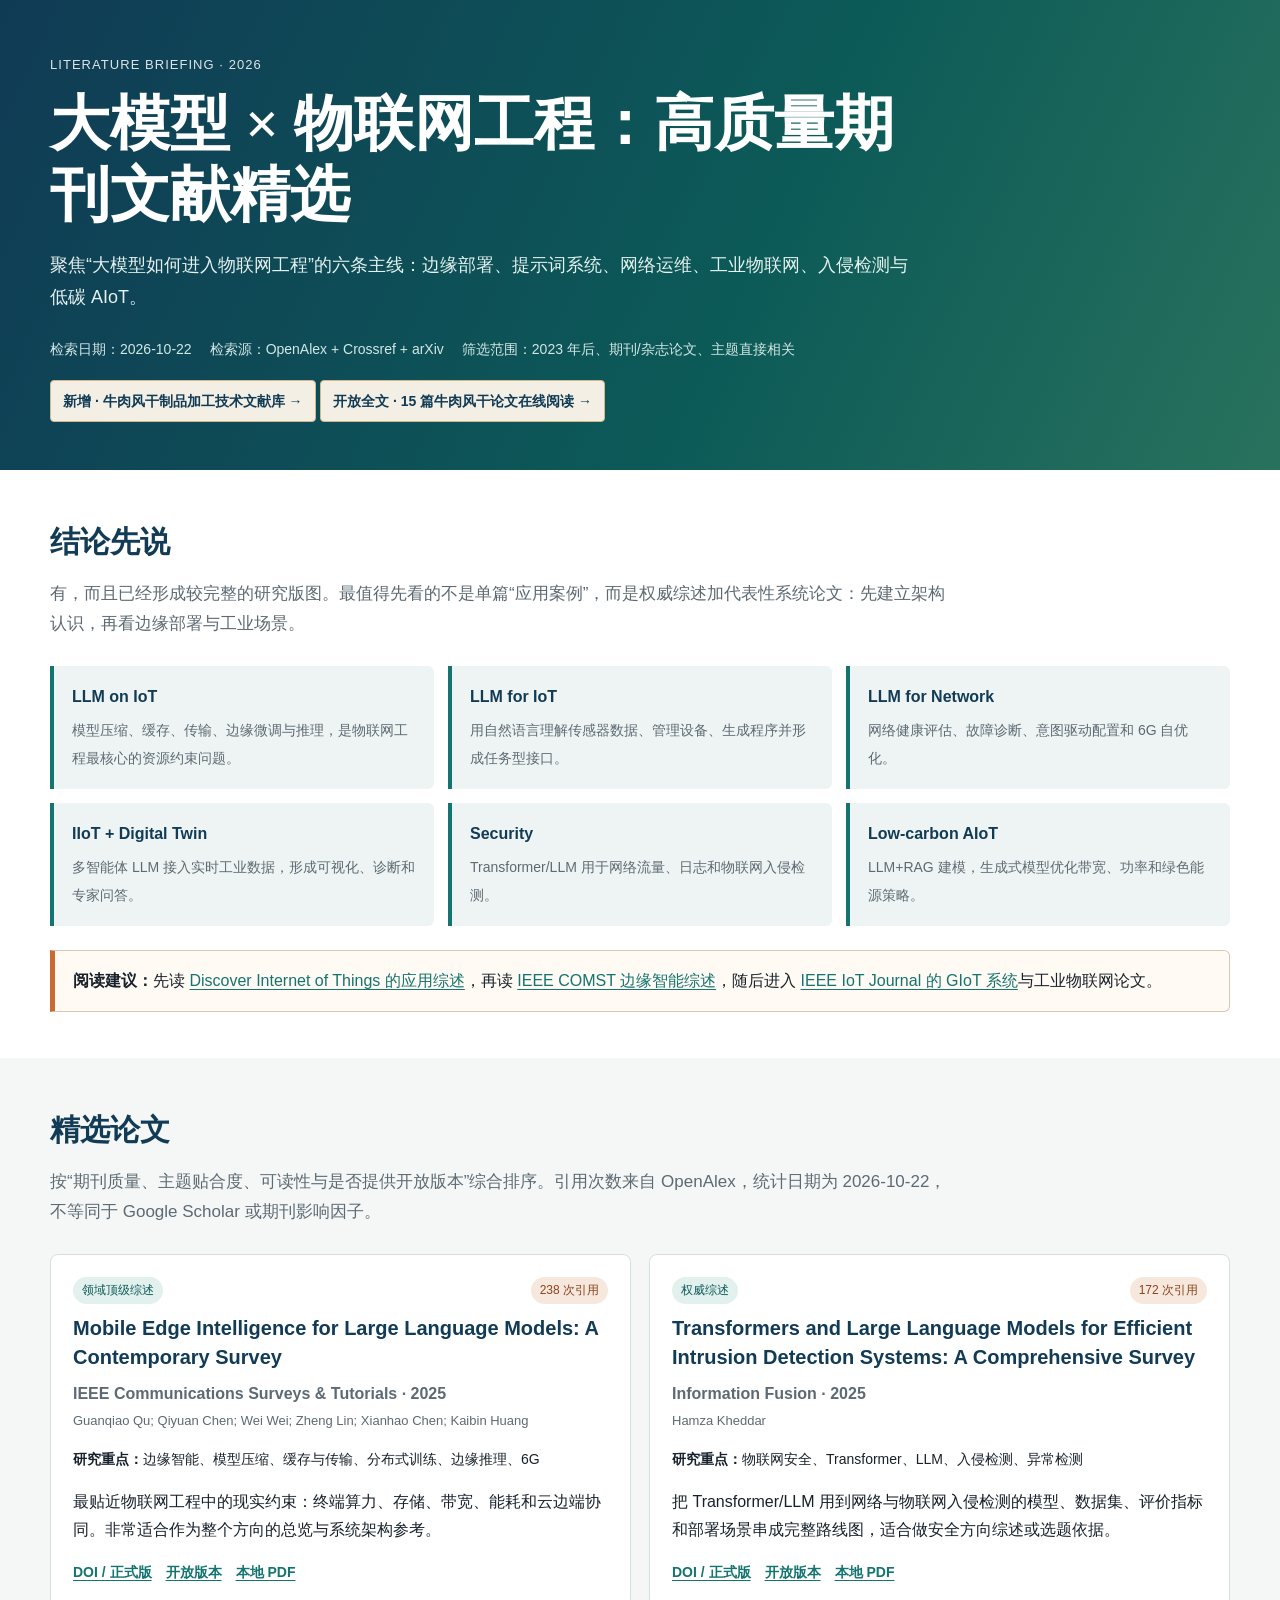
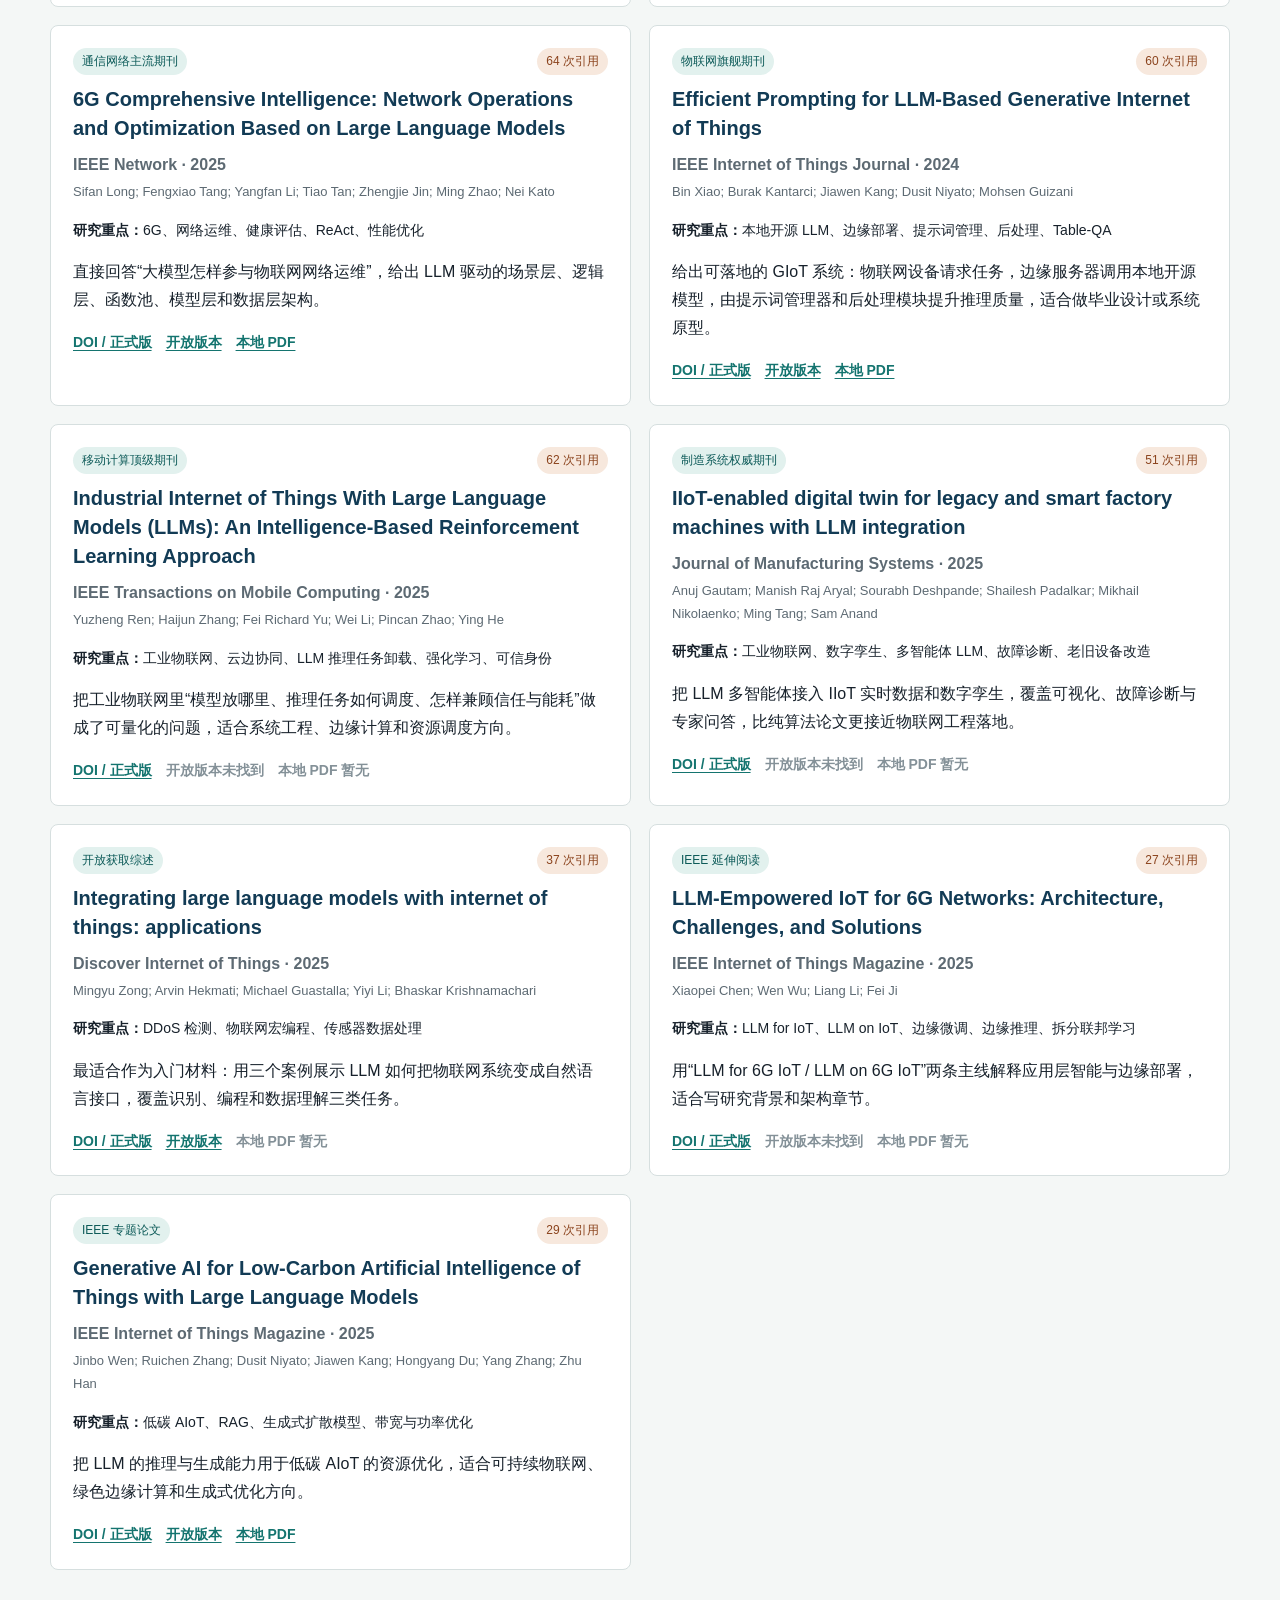
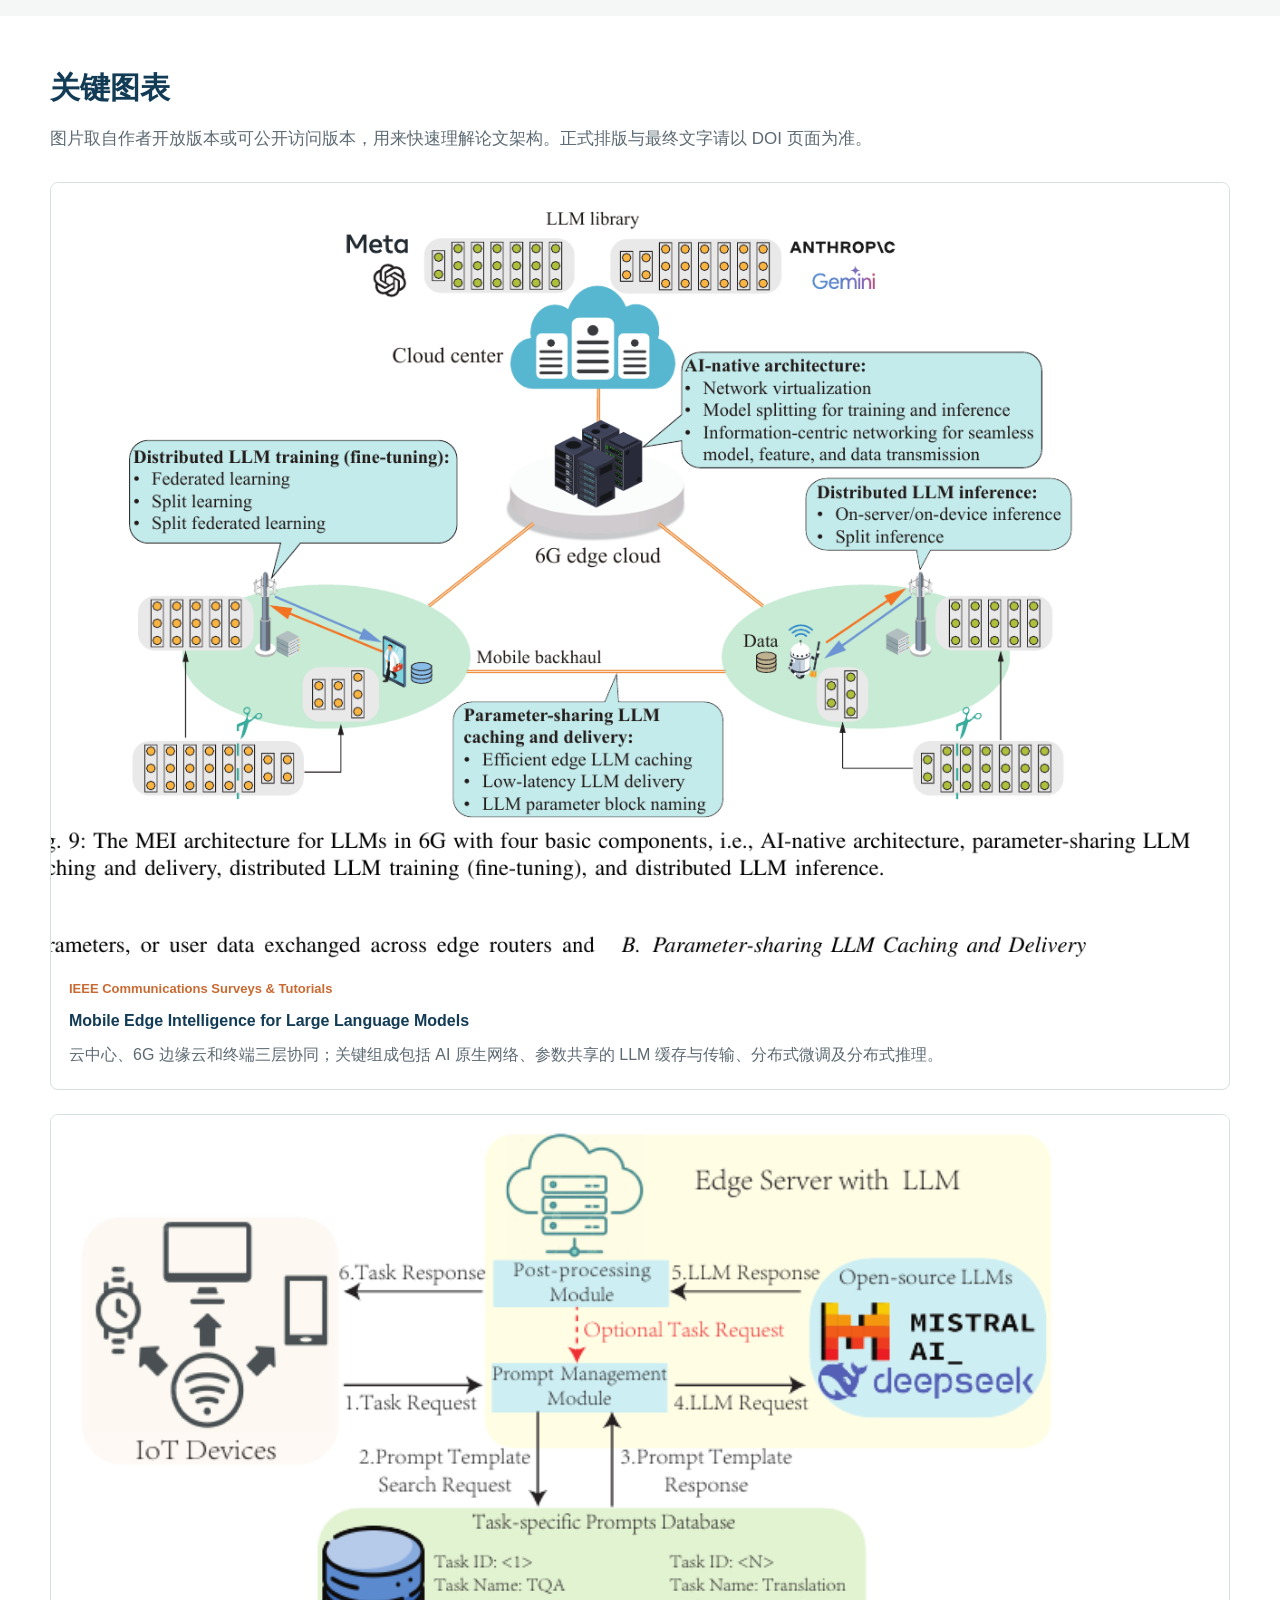
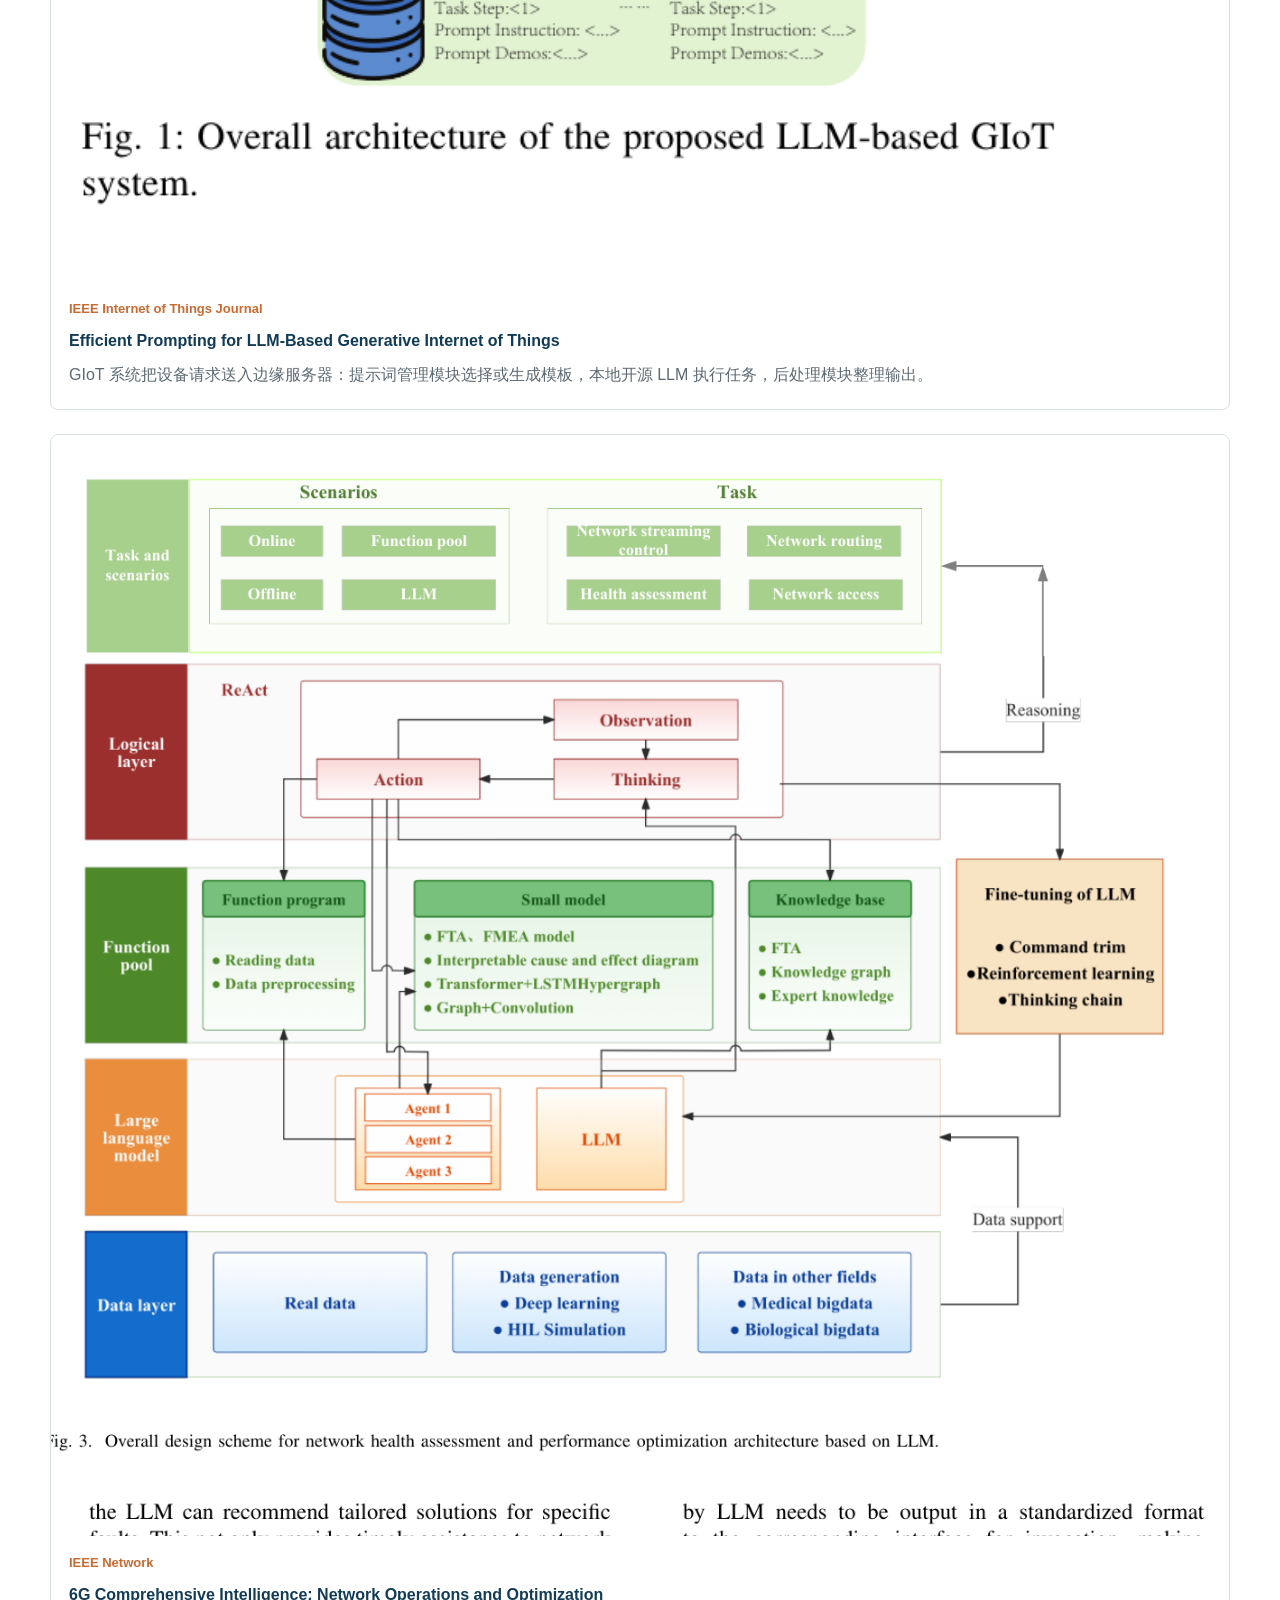
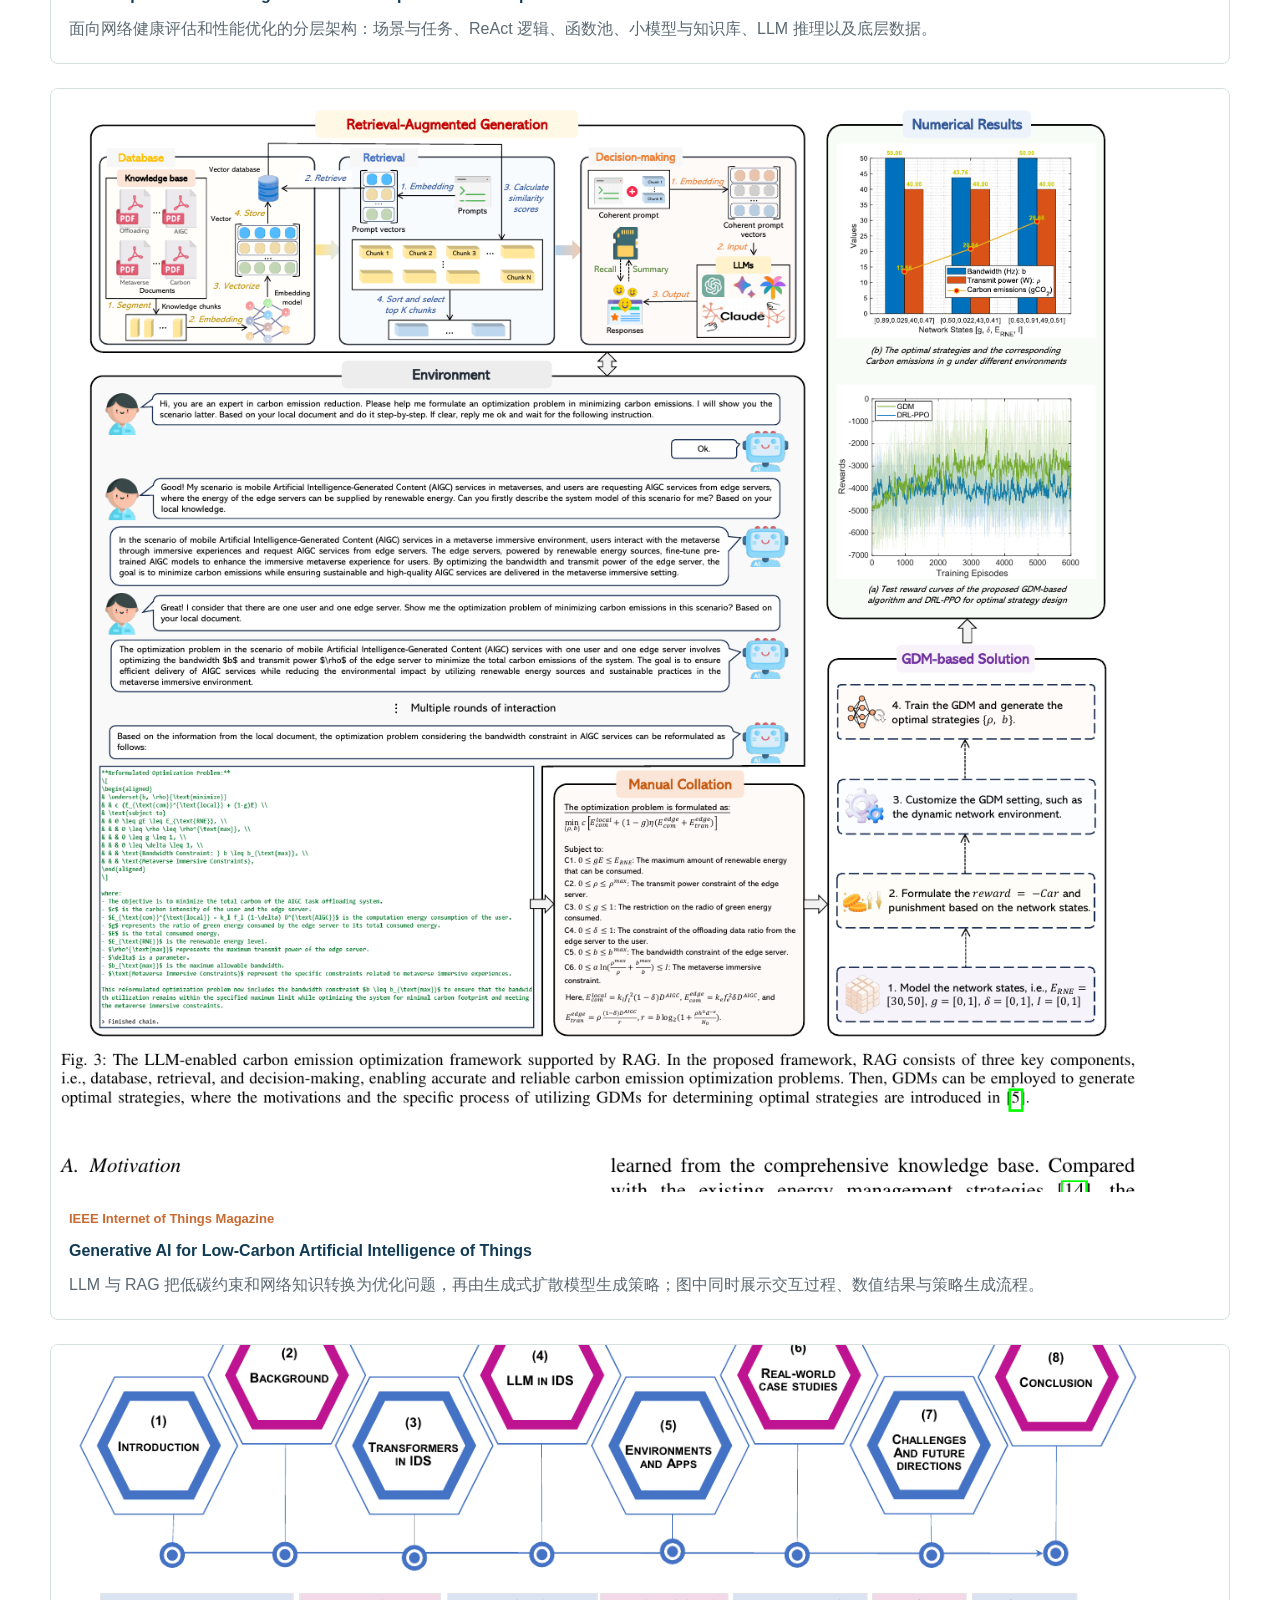
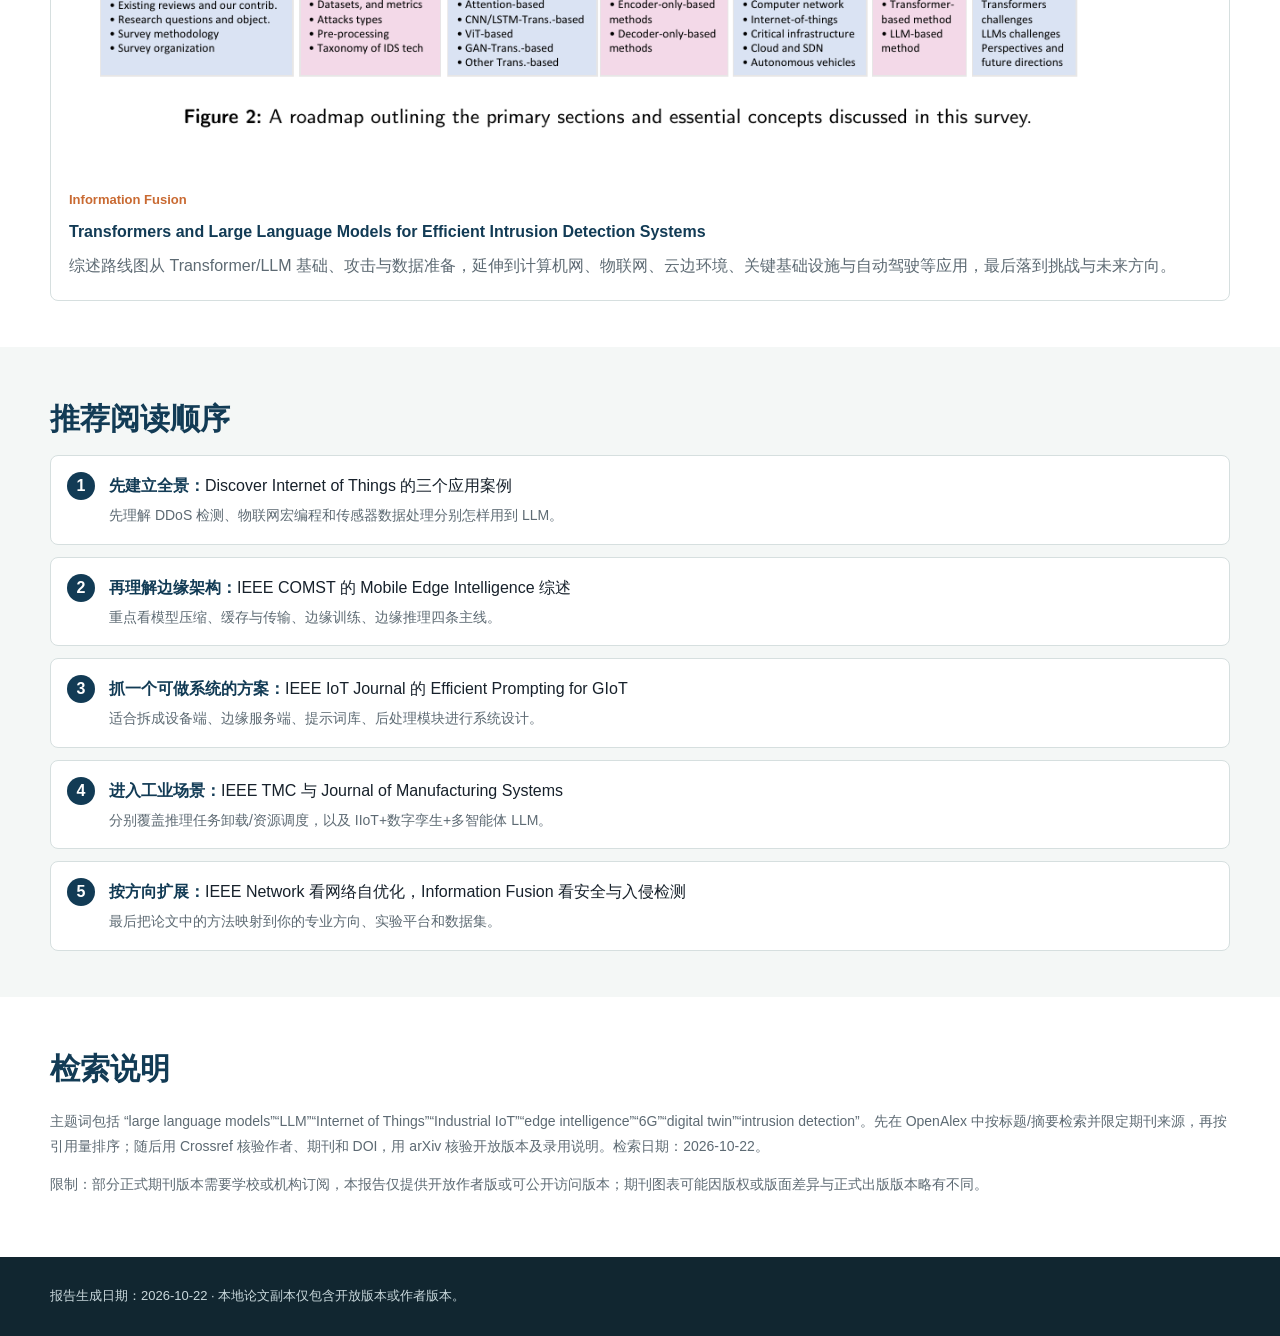
<file: index.html>
<!doctype html>
<html lang="zh-CN">
<head>
  <meta charset="utf-8">
  <meta name="viewport" content="width=device-width, initial-scale=1">
  <title>大模型 × 物联网工程：高质量期刊文献精选</title>
  <style>
    :root {
      --ink: #17212b;
      --muted: #5d6a73;
      --navy: #123b55;
      --teal: #14746f;
      --orange: #c96a32;
      --paper: #ffffff;
      --wash: #eef4f3;
      --line: #d6dfdf;
    }
    * { box-sizing: border-box; }
    body {
      margin: 0;
      color: var(--ink);
      background: #f4f7f6;
      font-family: "Microsoft YaHei", "PingFang SC", "Segoe UI", sans-serif;
      line-height: 1.75;
    }
    a { color: var(--teal); text-decoration-thickness: 1px; text-underline-offset: 3px; }
    .hero {
      background: linear-gradient(115deg, #103b55 0%, #0c5a58 58%, #28725d 100%);
      color: white;
      padding: 54px 24px 48px;
    }
    .hero-inner, .section-inner { width: min(1180px, calc(100% - 40px)); margin: 0 auto; }
    .eyebrow { margin: 0 0 12px; font-size: 13px; letter-spacing: .08em; text-transform: uppercase; opacity: .86; }
    h1 { margin: 0; max-width: 900px; font-family: Georgia, "Noto Serif SC", serif; font-size: clamp(34px, 5vw, 60px); line-height: 1.18; }
    .dek { max-width: 860px; margin: 20px 0 0; font-size: 18px; color: #e4f2ef; }
    .meta-strip { display: flex; flex-wrap: wrap; gap: 10px 18px; margin-top: 24px; font-size: 14px; color: #d3e8e5; }
    .cross-link { display: inline-flex; align-items: center; gap: 6px; margin-top: 18px; padding: 8px 12px; color: #103b55; background: #f4efe4; border: 1px solid #d3b88e; border-radius: 4px; font-size: 14px; font-weight: 700; text-decoration: none; }
    .cross-link:hover { background: #fff; }
    .section { padding: 46px 0; }
    .section.white { background: var(--paper); }
    h2 { margin: 0 0 10px; font-family: Georgia, "Noto Serif SC", serif; font-size: 30px; color: var(--navy); }
    .lede { margin: 0 0 28px; max-width: 900px; color: var(--muted); font-size: 17px; }
    .map {
      display: grid;
      grid-template-columns: repeat(3, minmax(0, 1fr));
      gap: 14px;
    }
    .map-item { background: var(--wash); border-left: 4px solid var(--teal); padding: 17px 18px; border-radius: 0 6px 6px 0; }
    .map-item b { display: block; color: var(--navy); margin-bottom: 5px; }
    .map-item span { color: var(--muted); font-size: 14px; }
    .notice {
      border: 1px solid #d7c8b3;
      border-left: 5px solid var(--orange);
      background: #fffaf3;
      padding: 16px 18px;
      margin: 24px 0 0;
      border-radius: 0 6px 6px 0;
    }
    .papers {
      display: grid;
      grid-template-columns: repeat(2, minmax(0, 1fr));
      gap: 18px;
    }
    .paper-card {
      background: var(--paper);
      border: 1px solid var(--line);
      border-radius: 8px;
      padding: 22px;
    }
    .paper-card h3 { margin: 10px 0 8px; font-size: 20px; line-height: 1.45; color: var(--navy); }
    .paper-top { display: flex; justify-content: space-between; gap: 12px; align-items: center; }
    .tier, .citations { font-size: 12px; border-radius: 999px; padding: 3px 9px; white-space: nowrap; }
    .tier { background: #e2f1ee; color: #0c5a58; }
    .citations { background: #f7e8dd; color: #8b431d; }
    .meta { margin: 0; color: var(--muted); font-weight: 600; }
    .authors { margin: 2px 0 14px; color: var(--muted); font-size: 13px; }
    .focus { font-size: 14px; }
    .links { display: flex; flex-wrap: wrap; gap: 8px 14px; margin-top: 16px; font-size: 14px; font-weight: 700; }
    .muted { color: #849198; }
    .figures { display: grid; gap: 24px; }
    .figure-card { margin: 0; background: var(--paper); border: 1px solid var(--line); border-radius: 8px; overflow: hidden; }
    .figure-card img { display: block; width: 100%; height: auto; background: white; }
    figcaption { padding: 16px 18px 20px; display: grid; gap: 6px; }
    .figure-source { color: var(--orange); font-size: 13px; font-weight: 700; }
    figcaption strong { color: var(--navy); }
    figcaption span:last-child { color: var(--muted); }
    .reading-path { display: grid; gap: 12px; counter-reset: step; }
    .step { position: relative; background: var(--paper); border: 1px solid var(--line); border-radius: 8px; padding: 16px 18px 16px 58px; }
    .step::before {
      counter-increment: step;
      content: counter(step);
      position: absolute;
      left: 16px;
      top: 16px;
      width: 28px;
      height: 28px;
      border-radius: 50%;
      display: grid;
      place-items: center;
      background: var(--navy);
      color: white;
      font-weight: 700;
    }
    .step b { color: var(--navy); }
    .step span { display: block; color: var(--muted); font-size: 14px; margin-top: 3px; }
    .search-note { color: var(--muted); font-size: 14px; }
    footer { background: #112630; color: #c9d8dc; padding: 28px 24px; font-size: 13px; }
    footer div { width: min(1180px, calc(100% - 40px)); margin: 0 auto; }
    @media (max-width: 820px) {
      .papers, .map { grid-template-columns: 1fr; }
      .hero { padding-top: 38px; }
      .dek { font-size: 16px; }
    }
  </style>
</head>
<body>
  <header class="hero">
    <div class="hero-inner">
      <p class="eyebrow">Literature briefing · 2026</p>
      <h1>大模型 × 物联网工程：高质量期刊文献精选</h1>
      <p class="dek">聚焦“大模型如何进入物联网工程”的六条主线：边缘部署、提示词系统、网络运维、工业物联网、入侵检测与低碳 AIoT。</p>
      <div class="meta-strip">
        <span>检索日期：2026-10-22</span>
        <span>检索源：OpenAlex + Crossref + arXiv</span>
        <span>筛选范围：2023 年后、期刊/杂志论文、主题直接相关</span>
      </div>
      <a class="cross-link" href="beef-jerky-literature/">新增 · 牛肉风干制品加工技术文献库 →</a>
      <a class="cross-link" href="beef-jerky-pdf-library/">开放全文 · 15 篇牛肉风干论文在线阅读 →</a>
    </div>
  </header>

  <section class="section white">
    <div class="section-inner">
      <h2>结论先说</h2>
      <p class="lede">有，而且已经形成较完整的研究版图。最值得先看的不是单篇“应用案例”，而是权威综述加代表性系统论文：先建立架构认识，再看边缘部署与工业场景。</p>
      <div class="map">
        <div class="map-item"><b>LLM on IoT</b><span>模型压缩、缓存、传输、边缘微调与推理，是物联网工程最核心的资源约束问题。</span></div>
        <div class="map-item"><b>LLM for IoT</b><span>用自然语言理解传感器数据、管理设备、生成程序并形成任务型接口。</span></div>
        <div class="map-item"><b>LLM for Network</b><span>网络健康评估、故障诊断、意图驱动配置和 6G 自优化。</span></div>
        <div class="map-item"><b>IIoT + Digital Twin</b><span>多智能体 LLM 接入实时工业数据，形成可视化、诊断和专家问答。</span></div>
        <div class="map-item"><b>Security</b><span>Transformer/LLM 用于网络流量、日志和物联网入侵检测。</span></div>
        <div class="map-item"><b>Low-carbon AIoT</b><span>LLM+RAG 建模，生成式模型优化带宽、功率和绿色能源策略。</span></div>
      </div>
      <div class="notice"><b>阅读建议：</b>先读 <a href="#discover">Discover Internet of Things 的应用综述</a>，再读 <a href="#comst">IEEE COMST 边缘智能综述</a>，随后进入 <a href="#jiot">IEEE IoT Journal 的 GIoT 系统</a>与工业物联网论文。</div>
    </div>
  </section>

  <section class="section">
    <div class="section-inner">
      <h2>精选论文</h2>
      <p class="lede">按“期刊质量、主题贴合度、可读性与是否提供开放版本”综合排序。引用次数来自 OpenAlex，统计日期为 2026-10-22，不等同于 Google Scholar 或期刊影响因子。</p>
      <div class="papers">
    <article class="paper-card" id="comst">
      <div class="paper-top">
        <span class="tier">领域顶级综述</span>
        <span class="citations">238 次引用</span>
      </div>
      <h3>Mobile Edge Intelligence for Large Language Models: A Contemporary Survey</h3>
      <p class="meta">IEEE Communications Surveys &amp; Tutorials · 2025</p>
      <p class="authors">Guanqiao Qu; Qiyuan Chen; Wei Wei; Zheng Lin; Xianhao Chen; Kaibin Huang</p>
      <p class="focus"><b>研究重点：</b>边缘智能、模型压缩、缓存与传输、分布式训练、边缘推理、6G</p>
      <p>最贴近物联网工程中的现实约束：终端算力、存储、带宽、能耗和云边端协同。非常适合作为整个方向的总览与系统架构参考。</p>
      <div class="links">
        <a href="https://doi.org/10.1109/comst.2025.3527641">DOI / 正式版</a>
        <a href="https://arxiv.org/abs/2407.18921">开放版本</a>
        <a href="ieee_comst_mobile_edge_llm_survey.pdf">本地 PDF</a>
      </div>
    </article>
    

    <article class="paper-card" id="inffus">
      <div class="paper-top">
        <span class="tier">权威综述</span>
        <span class="citations">172 次引用</span>
      </div>
      <h3>Transformers and Large Language Models for Efficient Intrusion Detection Systems: A Comprehensive Survey</h3>
      <p class="meta">Information Fusion · 2025</p>
      <p class="authors">Hamza Kheddar</p>
      <p class="focus"><b>研究重点：</b>物联网安全、Transformer、LLM、入侵检测、异常检测</p>
      <p>把 Transformer/LLM 用到网络与物联网入侵检测的模型、数据集、评价指标和部署场景串成完整路线图，适合做安全方向综述或选题依据。</p>
      <div class="links">
        <a href="https://doi.org/10.1016/j.inffus.2025.103347">DOI / 正式版</a>
        <a href="https://arxiv.org/abs/2408.07583">开放版本</a>
        <a href="information_fusion_llm_ids_survey.pdf">本地 PDF</a>
      </div>
    </article>
    

    <article class="paper-card" id="mnet">
      <div class="paper-top">
        <span class="tier">通信网络主流期刊</span>
        <span class="citations">64 次引用</span>
      </div>
      <h3>6G Comprehensive Intelligence: Network Operations and Optimization Based on Large Language Models</h3>
      <p class="meta">IEEE Network · 2025</p>
      <p class="authors">Sifan Long; Fengxiao Tang; Yangfan Li; Tiao Tan; Zhengjie Jin; Ming Zhao; Nei Kato</p>
      <p class="focus"><b>研究重点：</b>6G、网络运维、健康评估、ReAct、性能优化</p>
      <p>直接回答“大模型怎样参与物联网网络运维”，给出 LLM 驱动的场景层、逻辑层、函数池、模型层和数据层架构。</p>
      <div class="links">
        <a href="https://doi.org/10.1109/mnet.2024.3470774">DOI / 正式版</a>
        <a href="https://arxiv.org/abs/2404.18373">开放版本</a>
        <a href="ieee_network_6g_llm_operations.pdf">本地 PDF</a>
      </div>
    </article>
    

    <article class="paper-card" id="jiot">
      <div class="paper-top">
        <span class="tier">物联网旗舰期刊</span>
        <span class="citations">60 次引用</span>
      </div>
      <h3>Efficient Prompting for LLM-Based Generative Internet of Things</h3>
      <p class="meta">IEEE Internet of Things Journal · 2024</p>
      <p class="authors">Bin Xiao; Burak Kantarci; Jiawen Kang; Dusit Niyato; Mohsen Guizani</p>
      <p class="focus"><b>研究重点：</b>本地开源 LLM、边缘部署、提示词管理、后处理、Table-QA</p>
      <p>给出可落地的 GIoT 系统：物联网设备请求任务，边缘服务器调用本地开源模型，由提示词管理器和后处理模块提升推理质量，适合做毕业设计或系统原型。</p>
      <div class="links">
        <a href="https://doi.org/10.1109/jiot.2024.3470210">DOI / 正式版</a>
        <a href="https://arxiv.org/abs/2406.10382">开放版本</a>
        <a href="ieee_iotj_efficient_prompting_giot.pdf">本地 PDF</a>
      </div>
    </article>
    

    <article class="paper-card" id="tmc">
      <div class="paper-top">
        <span class="tier">移动计算顶级期刊</span>
        <span class="citations">62 次引用</span>
      </div>
      <h3>Industrial Internet of Things With Large Language Models (LLMs): An Intelligence-Based Reinforcement Learning Approach</h3>
      <p class="meta">IEEE Transactions on Mobile Computing · 2025</p>
      <p class="authors">Yuzheng Ren; Haijun Zhang; Fei Richard Yu; Wei Li; Pincan Zhao; Ying He</p>
      <p class="focus"><b>研究重点：</b>工业物联网、云边协同、LLM 推理任务卸载、强化学习、可信身份</p>
      <p>把工业物联网里“模型放哪里、推理任务如何调度、怎样兼顾信任与能耗”做成了可量化的问题，适合系统工程、边缘计算和资源调度方向。</p>
      <div class="links">
        <a href="https://doi.org/10.1109/tmc.2024.3522130">DOI / 正式版</a>
        <span class="muted">开放版本未找到</span>
        <span class="muted">本地 PDF 暂无</span>
      </div>
    </article>
    

    <article class="paper-card" id="jms">
      <div class="paper-top">
        <span class="tier">制造系统权威期刊</span>
        <span class="citations">51 次引用</span>
      </div>
      <h3>IIoT-enabled digital twin for legacy and smart factory machines with LLM integration</h3>
      <p class="meta">Journal of Manufacturing Systems · 2025</p>
      <p class="authors">Anuj Gautam; Manish Raj Aryal; Sourabh Deshpande; Shailesh Padalkar; Mikhail Nikolaenko; Ming Tang; Sam Anand</p>
      <p class="focus"><b>研究重点：</b>工业物联网、数字孪生、多智能体 LLM、故障诊断、老旧设备改造</p>
      <p>把 LLM 多智能体接入 IIoT 实时数据和数字孪生，覆盖可视化、故障诊断与专家问答，比纯算法论文更接近物联网工程落地。</p>
      <div class="links">
        <a href="https://doi.org/10.1016/j.jmsy.2025.03.022">DOI / 正式版</a>
        <span class="muted">开放版本未找到</span>
        <span class="muted">本地 PDF 暂无</span>
      </div>
    </article>
    

    <article class="paper-card" id="discover">
      <div class="paper-top">
        <span class="tier">开放获取综述</span>
        <span class="citations">37 次引用</span>
      </div>
      <h3>Integrating large language models with internet of things: applications</h3>
      <p class="meta">Discover Internet of Things · 2025</p>
      <p class="authors">Mingyu Zong; Arvin Hekmati; Michael Guastalla; Yiyi Li; Bhaskar Krishnamachari</p>
      <p class="focus"><b>研究重点：</b>DDoS 检测、物联网宏编程、传感器数据处理</p>
      <p>最适合作为入门材料：用三个案例展示 LLM 如何把物联网系统变成自然语言接口，覆盖识别、编程和数据理解三类任务。</p>
      <div class="links">
        <a href="https://doi.org/10.1007/s43926-024-00083-4">DOI / 正式版</a>
        <a href="https://link.springer.com/article/10.1007/s43926-024-00083-4">开放版本</a>
        <span class="muted">本地 PDF 暂无</span>
      </div>
    </article>
    

    <article class="paper-card" id="iotm">
      <div class="paper-top">
        <span class="tier">IEEE 延伸阅读</span>
        <span class="citations">27 次引用</span>
      </div>
      <h3>LLM-Empowered IoT for 6G Networks: Architecture, Challenges, and Solutions</h3>
      <p class="meta">IEEE Internet of Things Magazine · 2025</p>
      <p class="authors">Xiaopei Chen; Wen Wu; Liang Li; Fei Ji</p>
      <p class="focus"><b>研究重点：</b>LLM for IoT、LLM on IoT、边缘微调、边缘推理、拆分联邦学习</p>
      <p>用“LLM for 6G IoT / LLM on 6G IoT”两条主线解释应用层智能与边缘部署，适合写研究背景和架构章节。</p>
      <div class="links">
        <a href="https://doi.org/10.1109/miot.2025.3582641">DOI / 正式版</a>
        <span class="muted">开放版本未找到</span>
        <span class="muted">本地 PDF 暂无</span>
      </div>
    </article>
    

    <article class="paper-card" id="low-carbon">
      <div class="paper-top">
        <span class="tier">IEEE 专题论文</span>
        <span class="citations">29 次引用</span>
      </div>
      <h3>Generative AI for Low-Carbon Artificial Intelligence of Things with Large Language Models</h3>
      <p class="meta">IEEE Internet of Things Magazine · 2025</p>
      <p class="authors">Jinbo Wen; Ruichen Zhang; Dusit Niyato; Jiawen Kang; Hongyang Du; Yang Zhang; Zhu Han</p>
      <p class="focus"><b>研究重点：</b>低碳 AIoT、RAG、生成式扩散模型、带宽与功率优化</p>
      <p>把 LLM 的推理与生成能力用于低碳 AIoT 的资源优化，适合可持续物联网、绿色边缘计算和生成式优化方向。</p>
      <div class="links">
        <a href="https://doi.org/10.1109/iotm.001.2400074">DOI / 正式版</a>
        <a href="https://arxiv.org/abs/2404.18077">开放版本</a>
        <a href="ieee_iotm_low_carbon_aiot.pdf">本地 PDF</a>
      </div>
    </article>
    </div>
    </div>
  </section>

  <section class="section white">
    <div class="section-inner">
      <h2>关键图表</h2>
      <p class="lede">图片取自作者开放版本或可公开访问版本，用来快速理解论文架构。正式排版与最终文字请以 DOI 页面为准。</p>
      <div class="figures">
    <figure class="figure-card">
      <img src="comst-edge-llm-architecture.png" alt="Mobile Edge Intelligence for Large Language Models 插图">
      <figcaption>
        <span class="figure-source">IEEE Communications Surveys &amp; Tutorials</span>
        <strong>Mobile Edge Intelligence for Large Language Models</strong>
        <span>云中心、6G 边缘云和终端三层协同；关键组成包括 AI 原生网络、参数共享的 LLM 缓存与传输、分布式微调及分布式推理。</span>
      </figcaption>
    </figure>
    

    <figure class="figure-card">
      <img src="jiot-giot-architecture.png" alt="Efficient Prompting for LLM-Based Generative Internet of Things 插图">
      <figcaption>
        <span class="figure-source">IEEE Internet of Things Journal</span>
        <strong>Efficient Prompting for LLM-Based Generative Internet of Things</strong>
        <span>GIoT 系统把设备请求送入边缘服务器：提示词管理模块选择或生成模板，本地开源 LLM 执行任务，后处理模块整理输出。</span>
      </figcaption>
    </figure>
    

    <figure class="figure-card">
      <img src="mnet-network-intelligence.png" alt="6G Comprehensive Intelligence: Network Operations and Optimization 插图">
      <figcaption>
        <span class="figure-source">IEEE Network</span>
        <strong>6G Comprehensive Intelligence: Network Operations and Optimization</strong>
        <span>面向网络健康评估和性能优化的分层架构：场景与任务、ReAct 逻辑、函数池、小模型与知识库、LLM 推理以及底层数据。</span>
      </figcaption>
    </figure>
    

    <figure class="figure-card">
      <img src="iotm-low-carbon-aiot.png" alt="Generative AI for Low-Carbon Artificial Intelligence of Things 插图">
      <figcaption>
        <span class="figure-source">IEEE Internet of Things Magazine</span>
        <strong>Generative AI for Low-Carbon Artificial Intelligence of Things</strong>
        <span>LLM 与 RAG 把低碳约束和网络知识转换为优化问题，再由生成式扩散模型生成策略；图中同时展示交互过程、数值结果与策略生成流程。</span>
      </figcaption>
    </figure>
    

    <figure class="figure-card">
      <img src="inffus-roadmap.png" alt="Transformers and Large Language Models for Efficient Intrusion Detection Systems 插图">
      <figcaption>
        <span class="figure-source">Information Fusion</span>
        <strong>Transformers and Large Language Models for Efficient Intrusion Detection Systems</strong>
        <span>综述路线图从 Transformer/LLM 基础、攻击与数据准备，延伸到计算机网、物联网、云边环境、关键基础设施与自动驾驶等应用，最后落到挑战与未来方向。</span>
      </figcaption>
    </figure>
    </div>
    </div>
  </section>

  <section class="section">
    <div class="section-inner">
      <h2>推荐阅读顺序</h2>
      <div class="reading-path">
        <div class="step"><b>先建立全景：</b>Discover Internet of Things 的三个应用案例<span>先理解 DDoS 检测、物联网宏编程和传感器数据处理分别怎样用到 LLM。</span></div>
        <div class="step"><b>再理解边缘架构：</b>IEEE COMST 的 Mobile Edge Intelligence 综述<span>重点看模型压缩、缓存与传输、边缘训练、边缘推理四条主线。</span></div>
        <div class="step"><b>抓一个可做系统的方案：</b>IEEE IoT Journal 的 Efficient Prompting for GIoT<span>适合拆成设备端、边缘服务端、提示词库、后处理模块进行系统设计。</span></div>
        <div class="step"><b>进入工业场景：</b>IEEE TMC 与 Journal of Manufacturing Systems<span>分别覆盖推理任务卸载/资源调度，以及 IIoT+数字孪生+多智能体 LLM。</span></div>
        <div class="step"><b>按方向扩展：</b>IEEE Network 看网络自优化，Information Fusion 看安全与入侵检测<span>最后把论文中的方法映射到你的专业方向、实验平台和数据集。</span></div>
      </div>
    </div>
  </section>

  <section class="section white">
    <div class="section-inner">
      <h2>检索说明</h2>
      <p class="search-note">主题词包括 “large language models”“LLM”“Internet of Things”“Industrial IoT”“edge intelligence”“6G”“digital twin”“intrusion detection”。先在 OpenAlex 中按标题/摘要检索并限定期刊来源，再按引用量排序；随后用 Crossref 核验作者、期刊和 DOI，用 arXiv 核验开放版本及录用说明。检索日期：2026-10-22。</p>
      <p class="search-note">限制：部分正式期刊版本需要学校或机构订阅，本报告仅提供开放作者版或可公开访问版本；期刊图表可能因版权或版面差异与正式出版版本略有不同。</p>
    </div>
  </section>

  <footer><div>报告生成日期：2026-10-22 · 本地论文副本仅包含开放版本或作者版本。</div></footer>
</body>
</html>
</file>
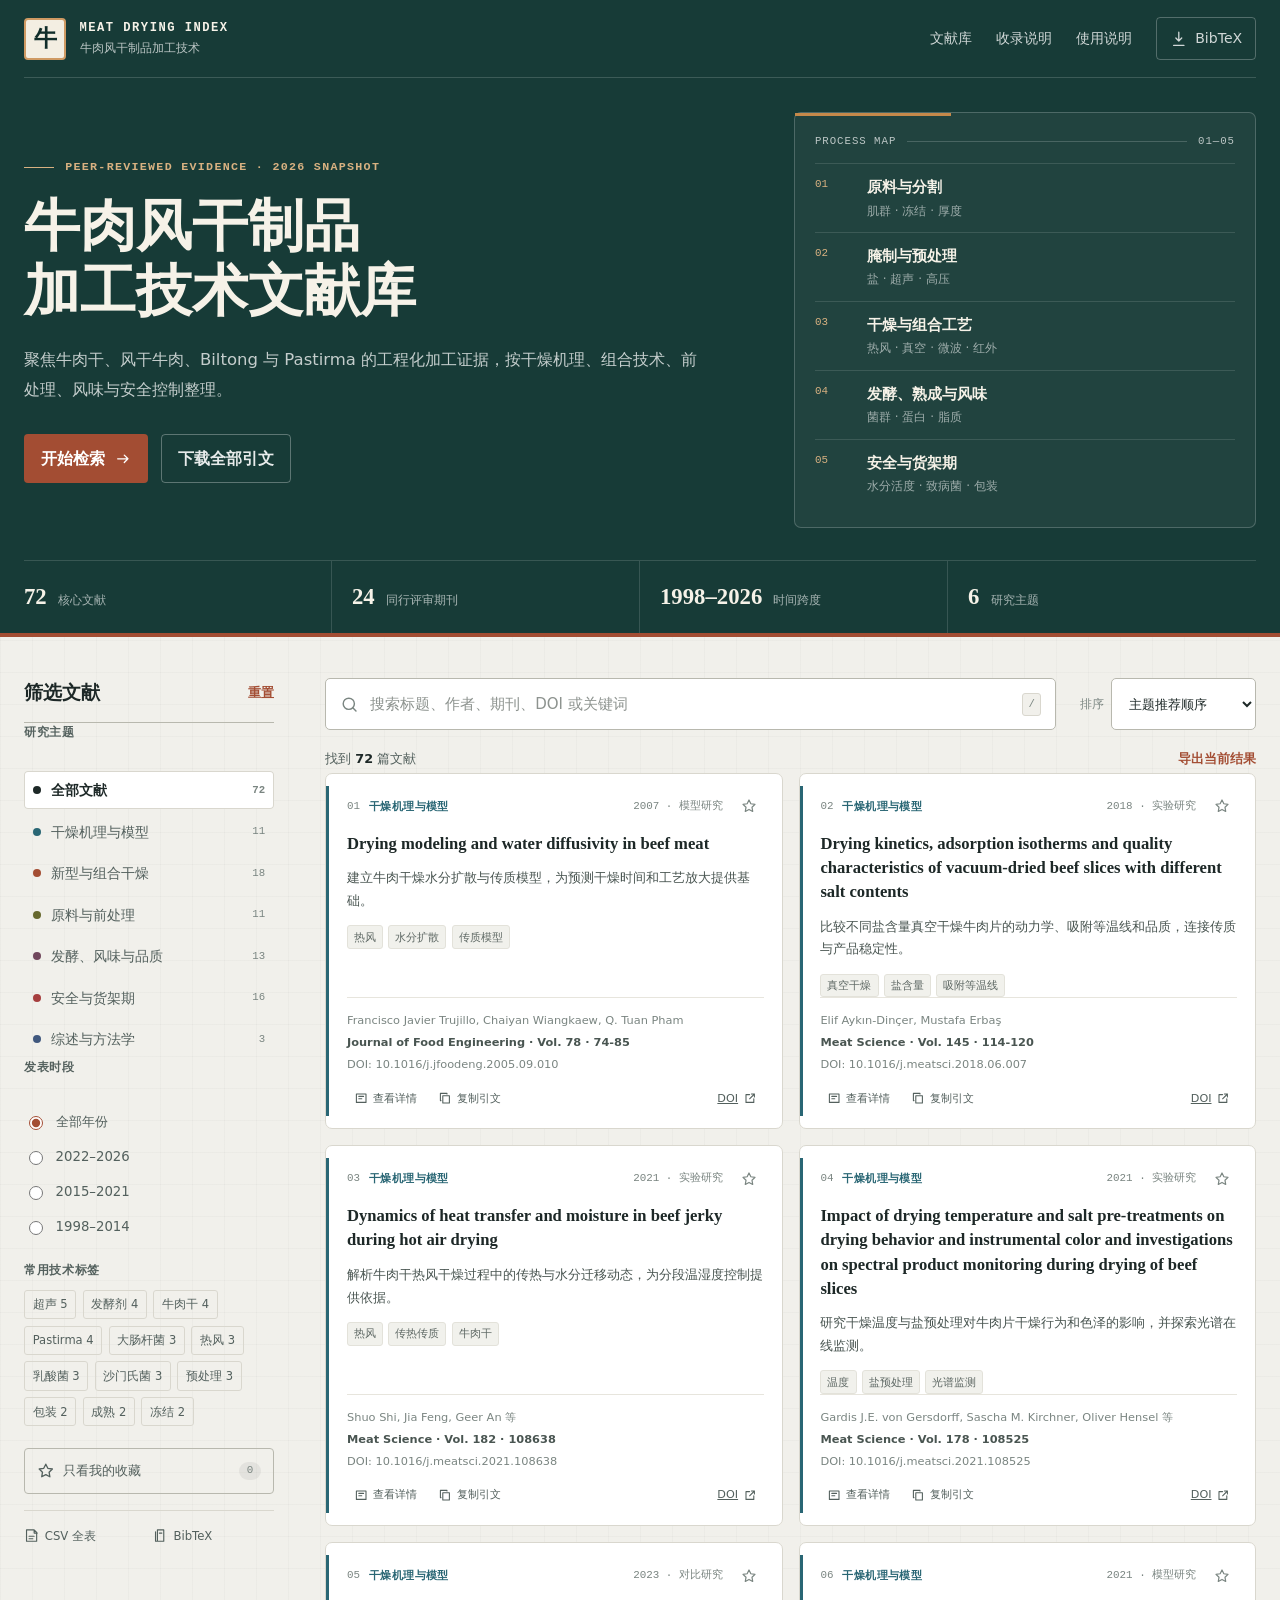
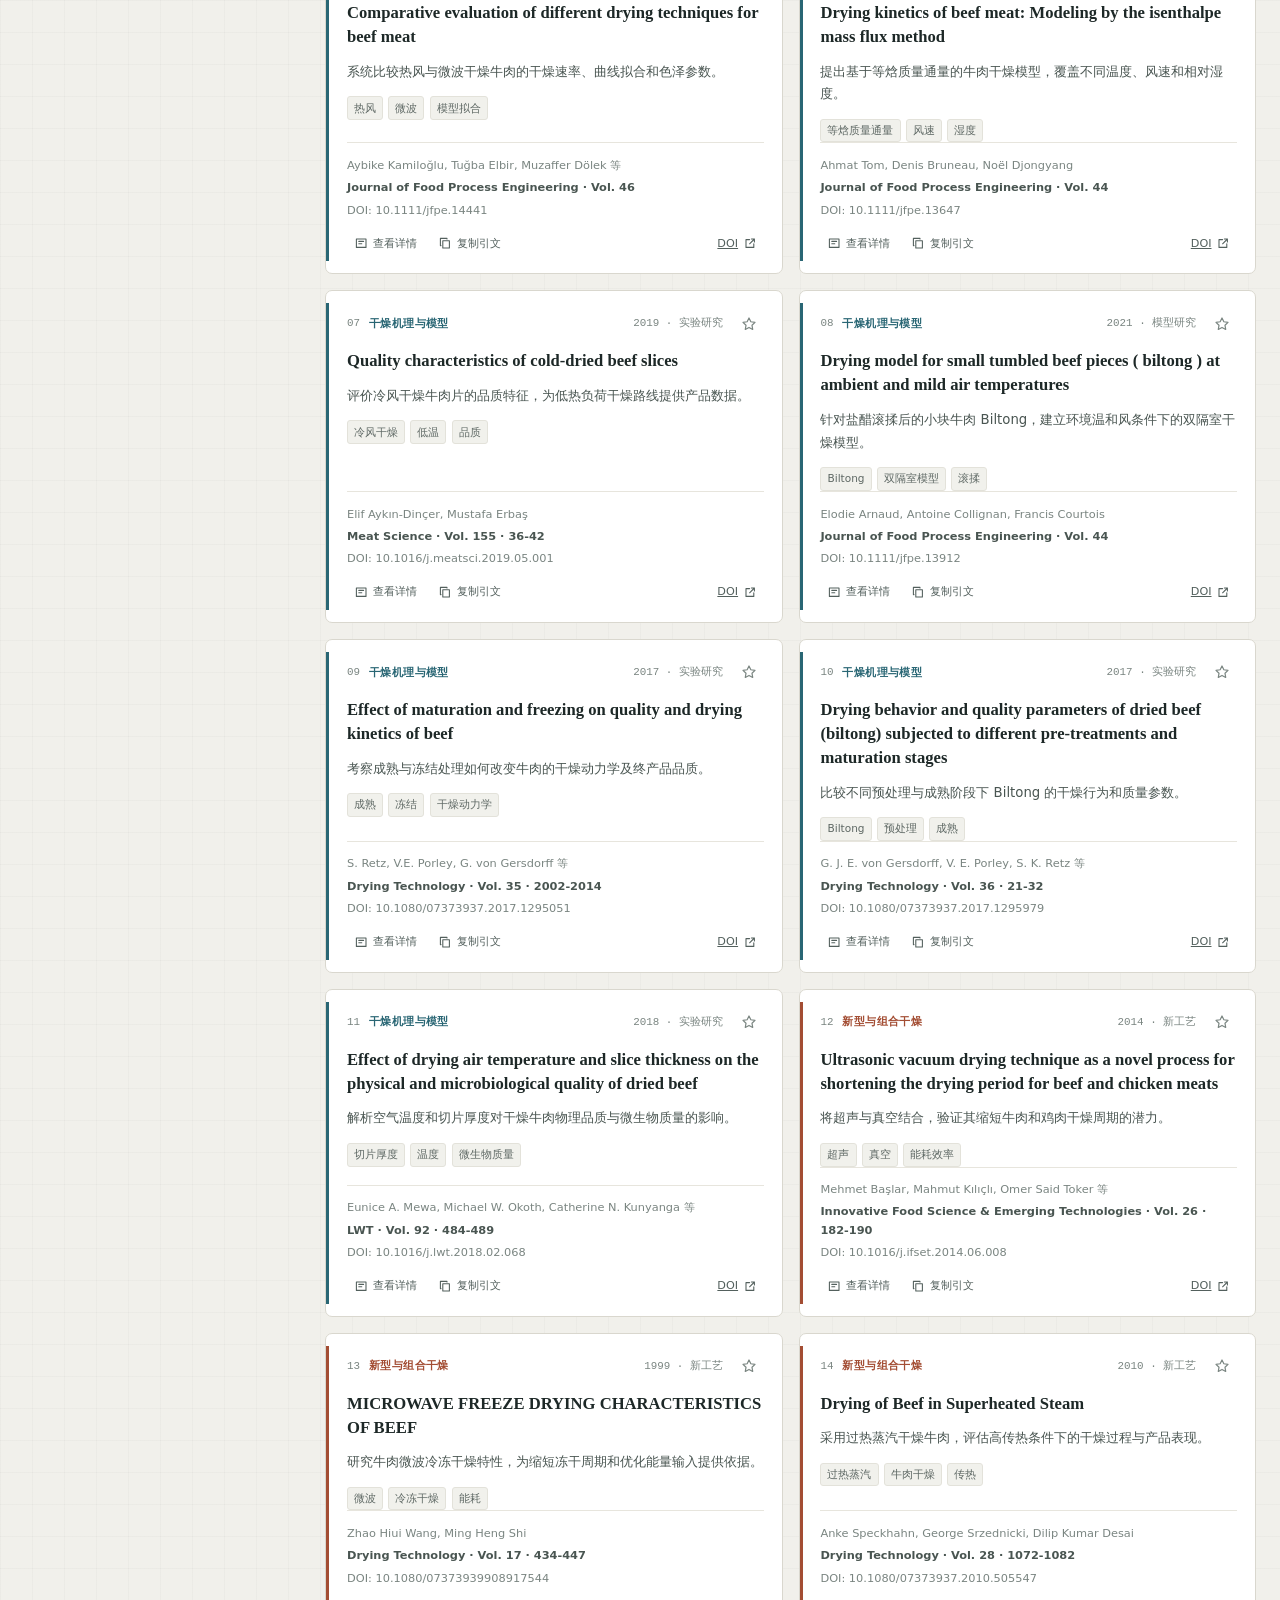
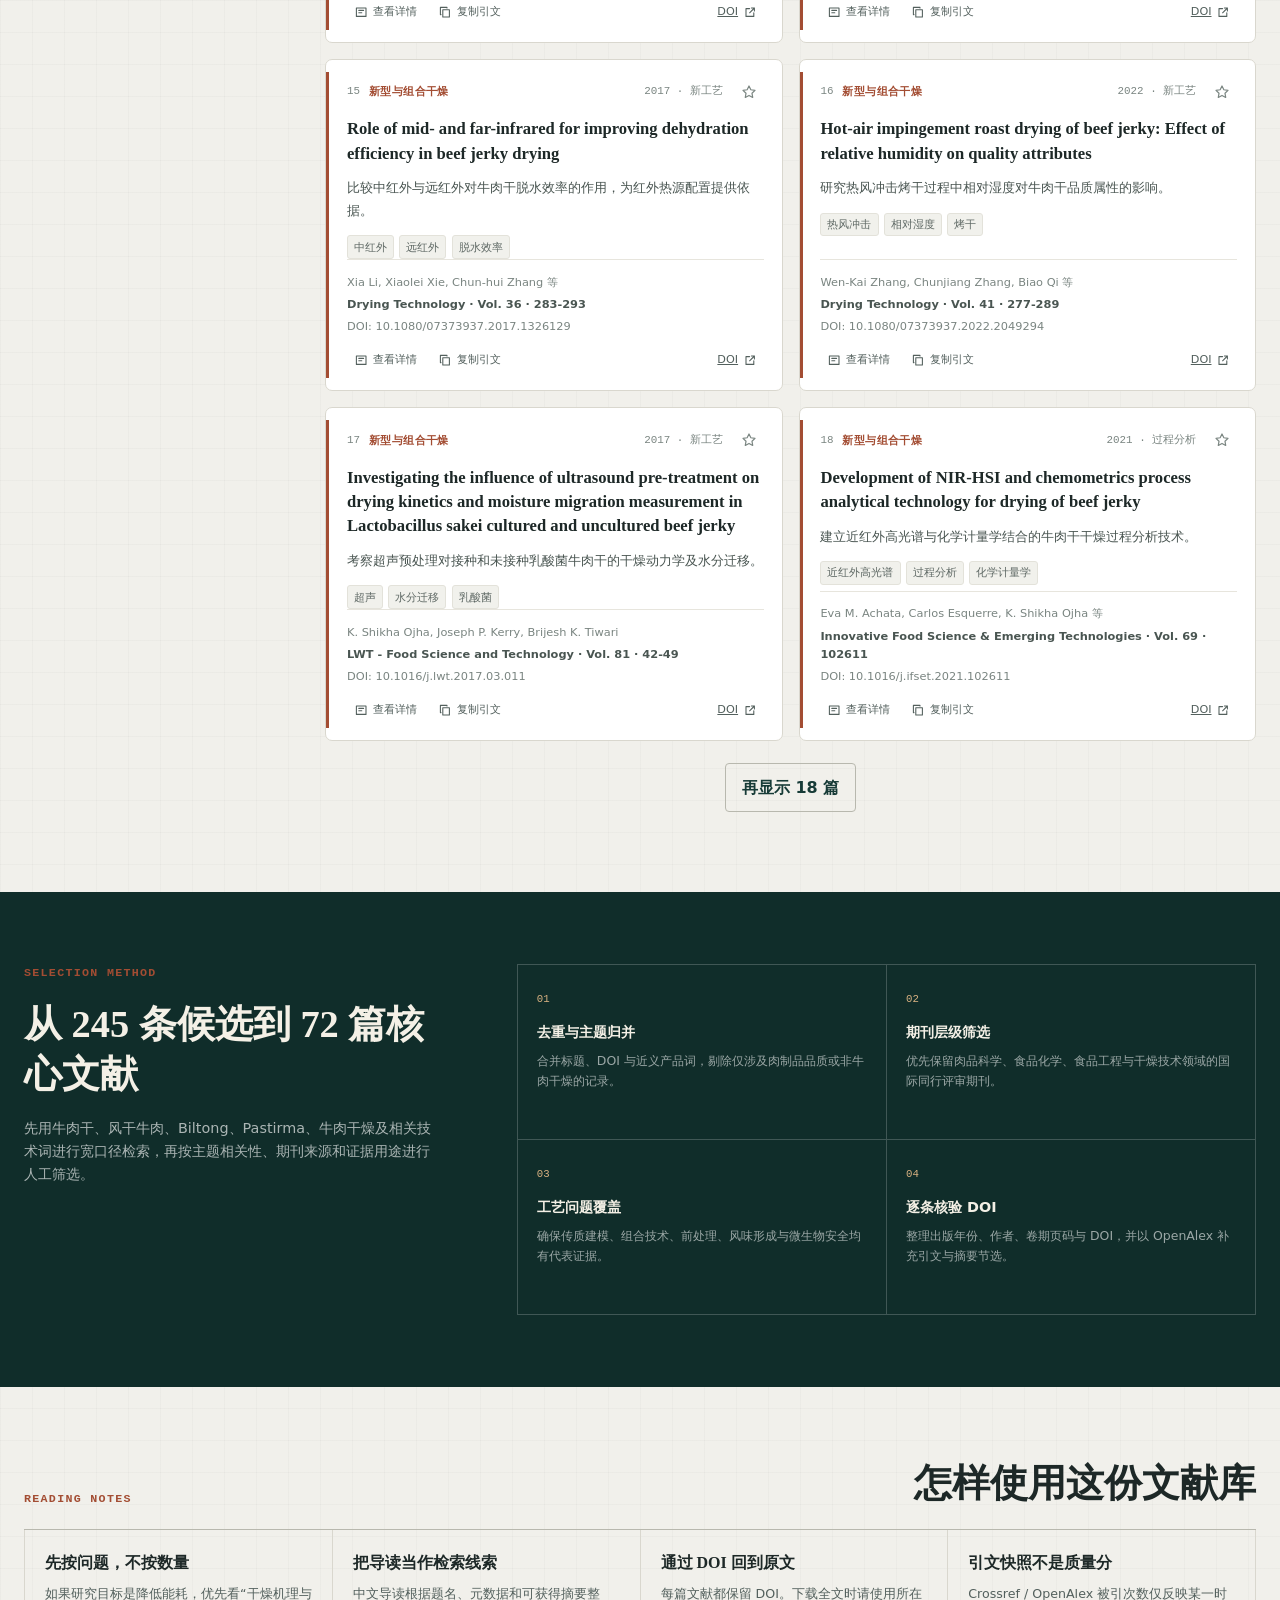
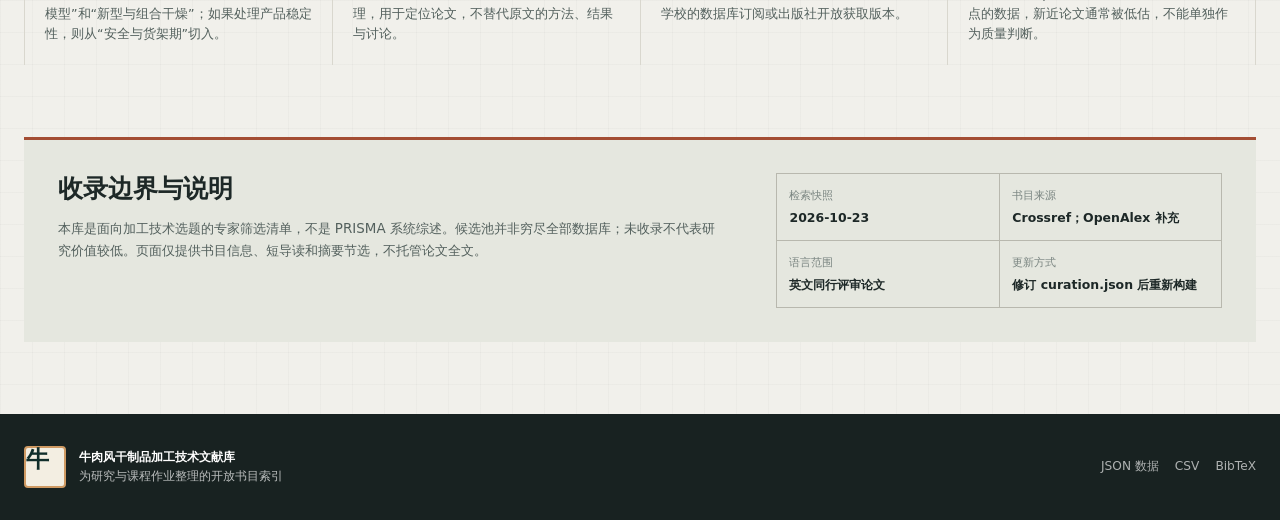
<file: beef-jerky-literature/index.html>
<!doctype html>
<html lang="zh-CN">
  <head>
    <meta charset="utf-8" />
    <meta name="viewport" content="width=device-width, initial-scale=1" />
    <meta
      name="description"
      content="面向牛肉干、牛肉片与风干牛肉研究的同行评审文献库，覆盖干燥机理、新型组合干燥、发酵风味与安全控制。"
    />
    <meta name="color-scheme" content="light" />
    <title>牛肉风干制品加工技术文献库</title>
    <link rel="icon" href="favicon.svg" type="image/svg+xml" />
    <link rel="stylesheet" href="styles.css" />
  </head>
  <body>
    <a class="skip-link" href="#collection">跳到文献库</a>

    <header class="site-header">
      <nav class="topbar" aria-label="主导航">
        <a class="brand" href="#top" aria-label="返回页面顶部">
          <span class="brand-mark" aria-hidden="true">牛</span>
          <span class="brand-copy">
            <strong>MEAT DRYING INDEX</strong>
            <small>牛肉风干制品加工技术</small>
          </span>
        </a>
        <div class="nav-links">
          <a href="#collection">文献库</a>
          <a href="#method">收录说明</a>
          <a href="#about">使用说明</a>
          <a class="nav-download" href="beef-jerky-literature.bib" download>
            <svg aria-hidden="true" viewBox="0 0 24 24">
              <path d="M12 3v12m0 0 4-4m-4 4-4-4M5 21h14" />
            </svg>
            BibTeX
          </a>
        </div>
      </nav>

      <div class="hero" id="top">
        <div class="hero-copy">
          <p class="eyebrow">
            <span class="eyebrow-rule" aria-hidden="true"></span>
            PEER-REVIEWED EVIDENCE · 2026 SNAPSHOT
          </p>
          <h1>牛肉风干制品<br />加工技术文献库</h1>
          <p class="hero-summary">
            聚焦牛肉干、风干牛肉、Biltong 与 Pastirma 的工程化加工证据，按干燥机理、组合技术、前处理、风味与安全控制整理。
          </p>
          <div class="hero-actions">
            <a class="button button-primary" href="#collection">
              开始检索
              <svg aria-hidden="true" viewBox="0 0 24 24">
                <path d="M5 12h14m-5-5 5 5-5 5" />
              </svg>
            </a>
            <button class="button button-quiet" id="downloadBib" type="button">
              下载全部引文
            </button>
          </div>
        </div>

        <aside class="process-map" aria-label="牛肉干加工技术路线">
          <div class="process-map-head">
            <span>PROCESS MAP</span>
            <span class="process-map-line" aria-hidden="true"></span>
            <span>01—05</span>
          </div>
          <ol>
            <li>
              <span class="step-no">01</span>
              <span class="step-name">原料与分割</span>
              <span class="step-note">肌群 · 冻结 · 厚度</span>
            </li>
            <li>
              <span class="step-no">02</span>
              <span class="step-name">腌制与预处理</span>
              <span class="step-note">盐 · 超声 · 高压</span>
            </li>
            <li>
              <span class="step-no">03</span>
              <span class="step-name">干燥与组合工艺</span>
              <span class="step-note">热风 · 真空 · 微波 · 红外</span>
            </li>
            <li>
              <span class="step-no">04</span>
              <span class="step-name">发酵、熟成与风味</span>
              <span class="step-note">菌群 · 蛋白 · 脂质</span>
            </li>
            <li>
              <span class="step-no">05</span>
              <span class="step-name">安全与货架期</span>
              <span class="step-note">水分活度 · 致病菌 · 包装</span>
            </li>
          </ol>
        </aside>
      </div>

      <div class="metric-band" aria-label="文献库统计">
        <div>
          <strong id="metricPapers">72</strong>
          <span>核心文献</span>
        </div>
        <div>
          <strong id="metricJournals">24</strong>
          <span>同行评审期刊</span>
        </div>
        <div>
          <strong id="metricYears">1998–2026</strong>
          <span>时间跨度</span>
        </div>
        <div>
          <strong id="metricCategories">6</strong>
          <span>研究主题</span>
        </div>
      </div>
    </header>

    <main>
      <section class="workspace" id="collection" aria-labelledby="collectionTitle">
        <aside class="filters" aria-label="文献筛选">
          <div class="filter-heading">
            <h2 id="collectionTitle">筛选文献</h2>
            <div class="filter-heading-actions">
              <button class="filter-toggle" id="filterToggle" type="button" aria-expanded="false">
                展开筛选
                <svg aria-hidden="true" viewBox="0 0 24 24"><path d="m6 9 6 6 6-6"></path></svg>
              </button>
              <button class="text-button" id="resetFilters" type="button">重置</button>
            </div>
          </div>

          <div class="filter-body" id="filterBody">
            <fieldset class="filter-group">
              <legend>研究主题</legend>
              <div id="categoryFilters" class="category-filters"></div>
            </fieldset>

            <fieldset class="filter-group">
              <legend>发表时段</legend>
              <div class="period-options">
                <label>
                  <input type="radio" name="period" value="all" checked />
                  <span>全部年份</span>
                </label>
                <label>
                  <input type="radio" name="period" value="recent" />
                  <span>2022–2026</span>
                </label>
                <label>
                  <input type="radio" name="period" value="established" />
                  <span>2015–2021</span>
                </label>
                <label>
                  <input type="radio" name="period" value="foundational" />
                  <span>1998–2014</span>
                </label>
              </div>
            </fieldset>

            <div class="filter-group">
              <p class="filter-label">常用技术标签</p>
              <div id="tagFilters" class="tag-cloud"></div>
            </div>

            <button class="saved-filter" id="savedOnly" type="button" aria-pressed="false">
              <svg aria-hidden="true" viewBox="0 0 24 24">
                <path d="m12 3 2.78 5.63 6.22.9-4.5 4.39 1.06 6.2L12 17.2l-5.56 2.92 1.06-6.2L3 9.53l6.22-.9L12 3Z" />
              </svg>
              <span>只看我的收藏</span>
              <span class="saved-count" id="savedCount">0</span>
            </button>

            <div class="filter-downloads">
              <a href="beef-jerky-literature.csv" download>
                <svg aria-hidden="true" viewBox="0 0 24 24">
                  <path d="M8 3h8l4 4v14H4V3h4Zm8 0v5h5M8 13h8M8 17h6" />
                </svg>
                CSV 全表
              </a>
              <a href="beef-jerky-literature.bib" download>
                <svg aria-hidden="true" viewBox="0 0 24 24">
                  <path d="M7 3h10v18H7zM4 6v15h10M10 8h4" />
                </svg>
                BibTeX
              </a>
            </div>
          </div>
        </aside>

        <div class="collection-panel">
          <div class="search-row">
            <label class="search-box">
              <svg aria-hidden="true" viewBox="0 0 24 24">
                <circle cx="11" cy="11" r="7" />
                <path d="m20 20-4-4" />
              </svg>
              <span class="sr-only">搜索标题、作者、期刊、DOI 或关键词</span>
              <input
                id="searchInput"
                type="search"
                autocomplete="off"
                placeholder="搜索标题、作者、期刊、DOI 或关键词"
              />
              <kbd>/</kbd>
            </label>
            <label class="sort-control">
              <span>排序</span>
              <select id="sortSelect">
                <option value="curated">主题推荐顺序</option>
                <option value="newest">年份：新到旧</option>
                <option value="oldest">年份：旧到新</option>
                <option value="cited">被引：高到低</option>
                <option value="title">标题：A–Z</option>
              </select>
            </label>
          </div>

          <div class="active-filter-row">
            <p id="resultSummary" aria-live="polite">正在载入文献库…</p>
            <button id="exportFiltered" class="text-button" type="button">
              导出当前结果
            </button>
          </div>

          <div id="activeFilters" class="active-filters" aria-label="已启用筛选"></div>
          <div id="paperList" class="paper-list"></div>
          <div class="load-more-wrap">
            <button id="loadMore" class="button button-outline" type="button">
              显示更多文献
            </button>
          </div>
        </div>
      </section>

      <section class="method-band" id="method" aria-labelledby="methodTitle">
        <div class="method-intro">
          <p class="eyebrow eyebrow-dark">SELECTION METHOD</p>
          <h2 id="methodTitle">从 245 条候选到 72 篇核心文献</h2>
          <p>
            先用牛肉干、风干牛肉、Biltong、Pastirma、牛肉干燥及相关技术词进行宽口径检索，再按主题相关性、期刊来源和证据用途进行人工筛选。
          </p>
        </div>
        <ol class="method-steps">
          <li>
            <span>01</span>
            <strong>去重与主题归并</strong>
            <p>合并标题、DOI 与近义产品词，剔除仅涉及肉制品品质或非牛肉干燥的记录。</p>
          </li>
          <li>
            <span>02</span>
            <strong>期刊层级筛选</strong>
            <p>优先保留肉品科学、食品化学、食品工程与干燥技术领域的国际同行评审期刊。</p>
          </li>
          <li>
            <span>03</span>
            <strong>工艺问题覆盖</strong>
            <p>确保传质建模、组合技术、前处理、风味形成与微生物安全均有代表证据。</p>
          </li>
          <li>
            <span>04</span>
            <strong>逐条核验 DOI</strong>
            <p>整理出版年份、作者、卷期页码与 DOI，并以 OpenAlex 补充引文与摘要节选。</p>
          </li>
        </ol>
      </section>

      <section class="research-notes" id="about">
        <div class="notes-heading">
          <p class="eyebrow eyebrow-dark">READING NOTES</p>
          <h2>怎样使用这份文献库</h2>
        </div>
        <div class="notes-grid">
          <article>
            <h3>先按问题，不按数量</h3>
            <p>
              如果研究目标是降低能耗，优先看“干燥机理与模型”和“新型与组合干燥”；如果处理产品稳定性，则从“安全与货架期”切入。
            </p>
          </article>
          <article>
            <h3>把导读当作检索线索</h3>
            <p>
              中文导读根据题名、元数据和可获得摘要整理，用于定位论文，不替代原文的方法、结果与讨论。
            </p>
          </article>
          <article>
            <h3>通过 DOI 回到原文</h3>
            <p>
              每篇文献都保留 DOI。下载全文时请使用所在学校的数据库订阅或出版社开放获取版本。
            </p>
          </article>
          <article>
            <h3>引文快照不是质量分</h3>
            <p>
              Crossref / OpenAlex 被引次数仅反映某一时点的数据，新近论文通常被低估，不能单独作为质量判断。
            </p>
          </article>
        </div>
      </section>

      <section class="scope-note" aria-labelledby="scopeTitle">
        <div>
          <h2 id="scopeTitle">收录边界与说明</h2>
          <p>
            本库是面向加工技术选题的专家筛选清单，不是 PRISMA 系统综述。候选池并非穷尽全部数据库；未收录不代表研究价值较低。页面仅提供书目信息、短导读和摘要节选，不托管论文全文。
          </p>
        </div>
        <dl>
          <div>
            <dt>检索快照</dt>
            <dd>2026-10-23</dd>
          </div>
          <div>
            <dt>书目来源</dt>
            <dd>Crossref；OpenAlex 补充</dd>
          </div>
          <div>
            <dt>语言范围</dt>
            <dd>英文同行评审论文</dd>
          </div>
          <div>
            <dt>更新方式</dt>
            <dd>修订 curation.json 后重新构建</dd>
          </div>
        </dl>
      </section>
    </main>

    <footer class="site-footer">
      <div>
        <span class="brand-mark" aria-hidden="true">牛</span>
        <p>
          <strong>牛肉风干制品加工技术文献库</strong>
          <span>为研究与课程作业整理的开放书目索引</span>
        </p>
      </div>
      <p class="footer-links">
        <a href="papers.json" download>JSON 数据</a>
        <a href="beef-jerky-literature.csv" download>CSV</a>
        <a href="beef-jerky-literature.bib" download>BibTeX</a>
      </p>
    </footer>

    <dialog id="paperDialog" class="paper-dialog">
      <div class="dialog-shell">
        <button class="dialog-close" id="closeDialog" type="button" aria-label="关闭详情">
          <svg aria-hidden="true" viewBox="0 0 24 24">
            <path d="M18 6 6 18M6 6l12 12" />
          </svg>
        </button>
        <div id="dialogContent"></div>
      </div>
    </dialog>

    <div class="toast" id="toast" role="status" aria-live="polite"></div>

    <script src="data.js"></script>
    <script src="app.js"></script>
  </body>
</html>
</file>
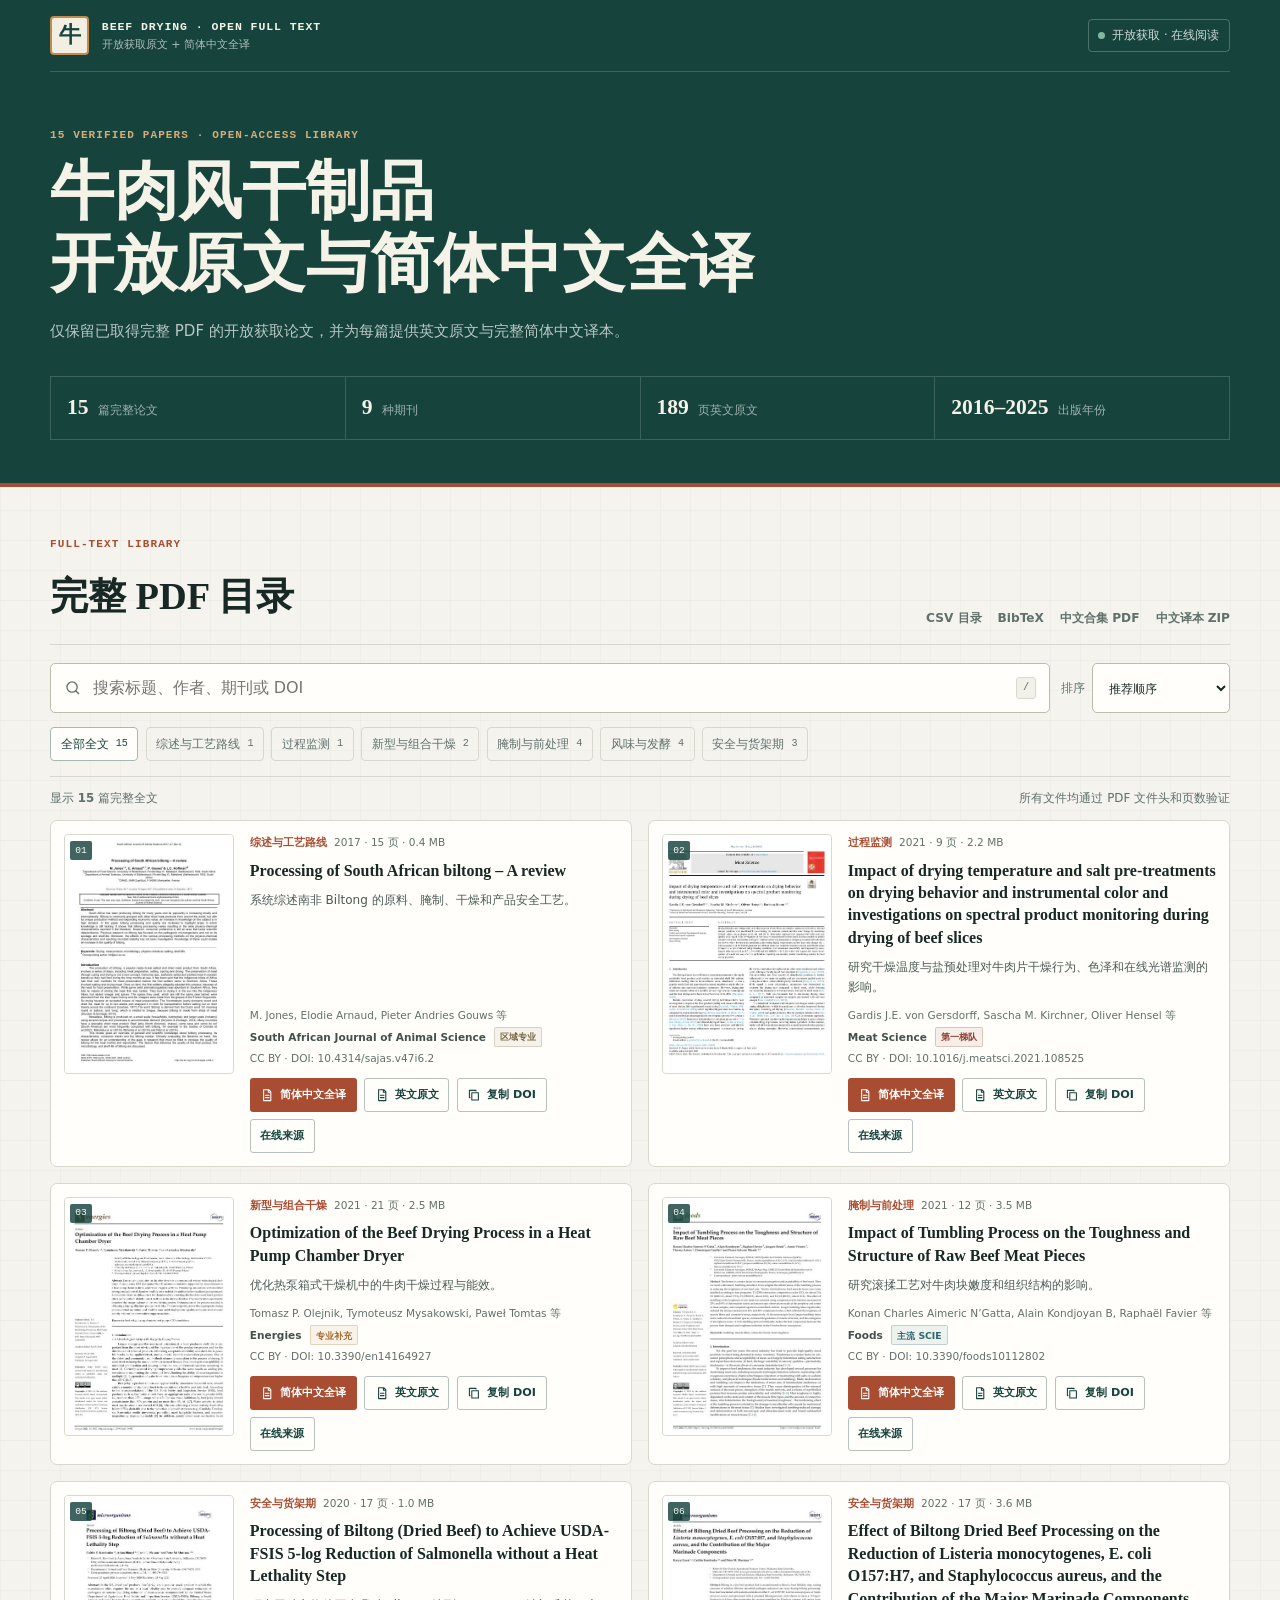
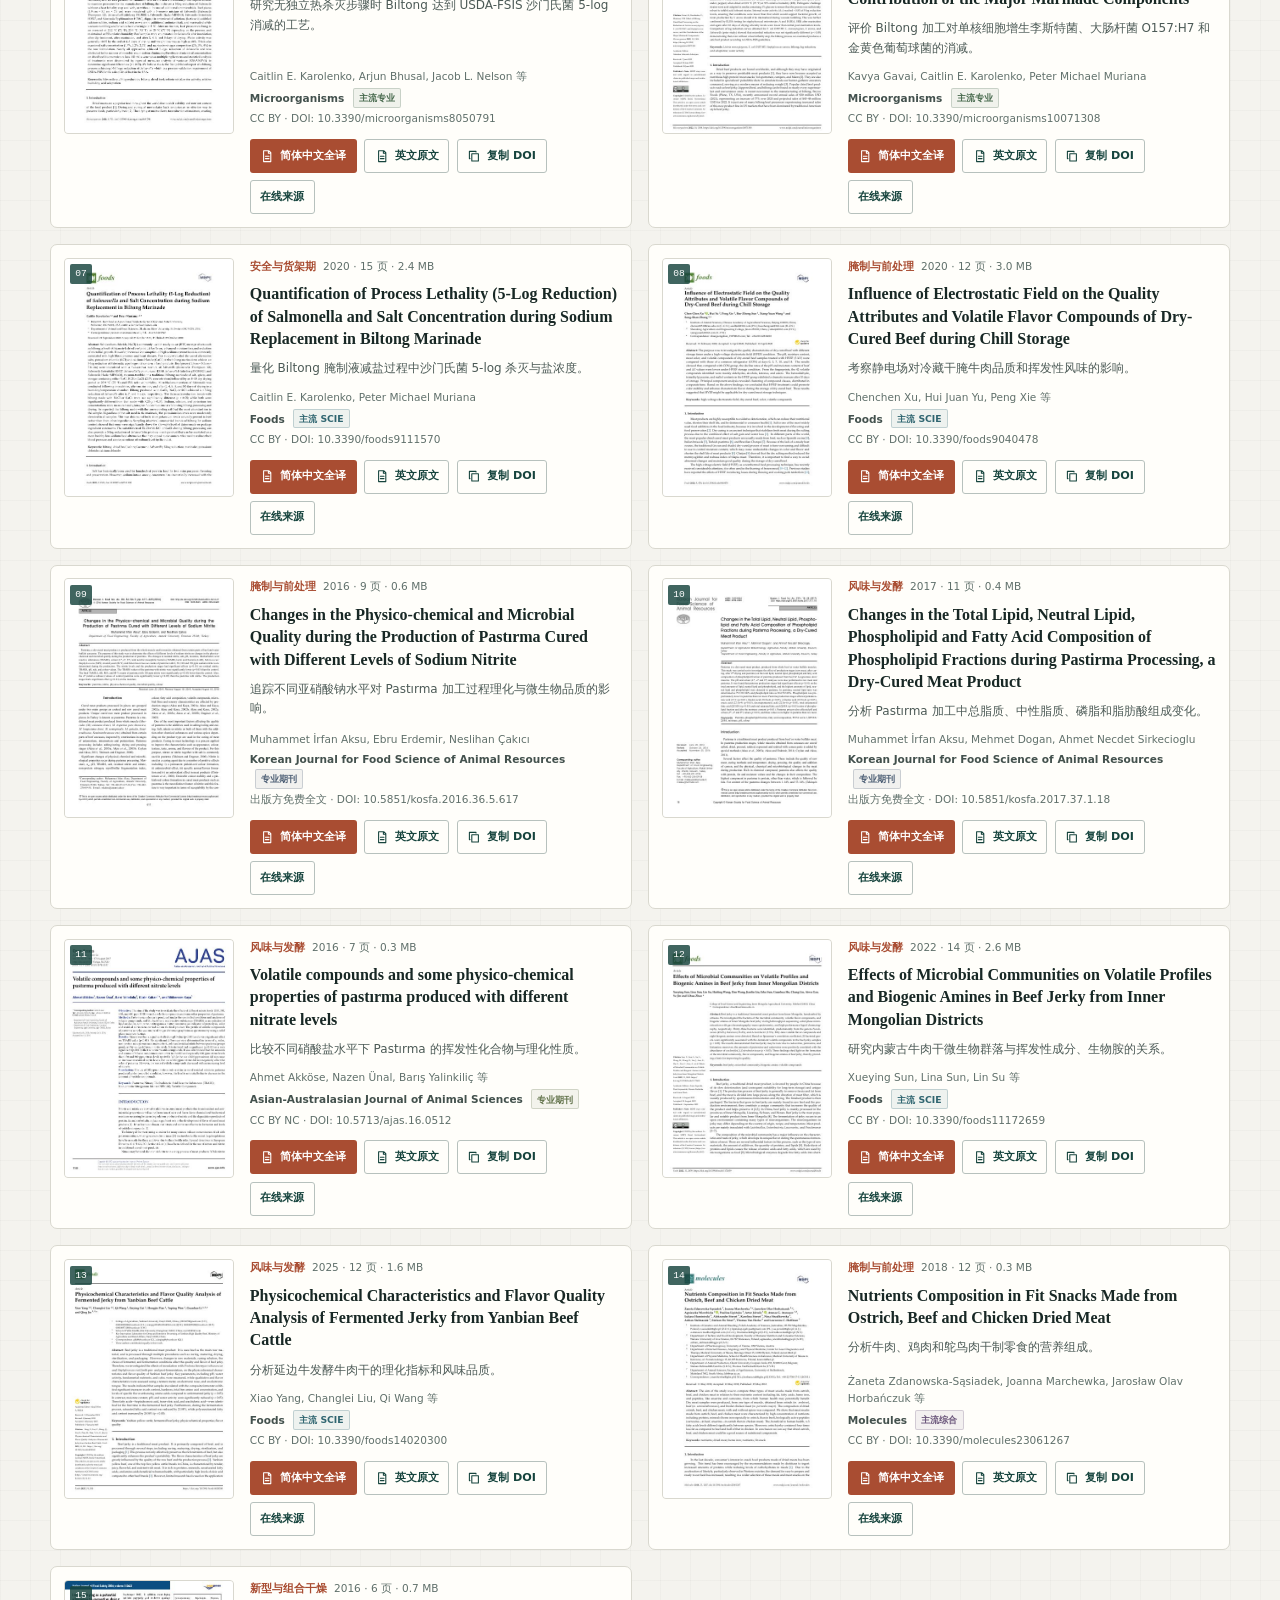
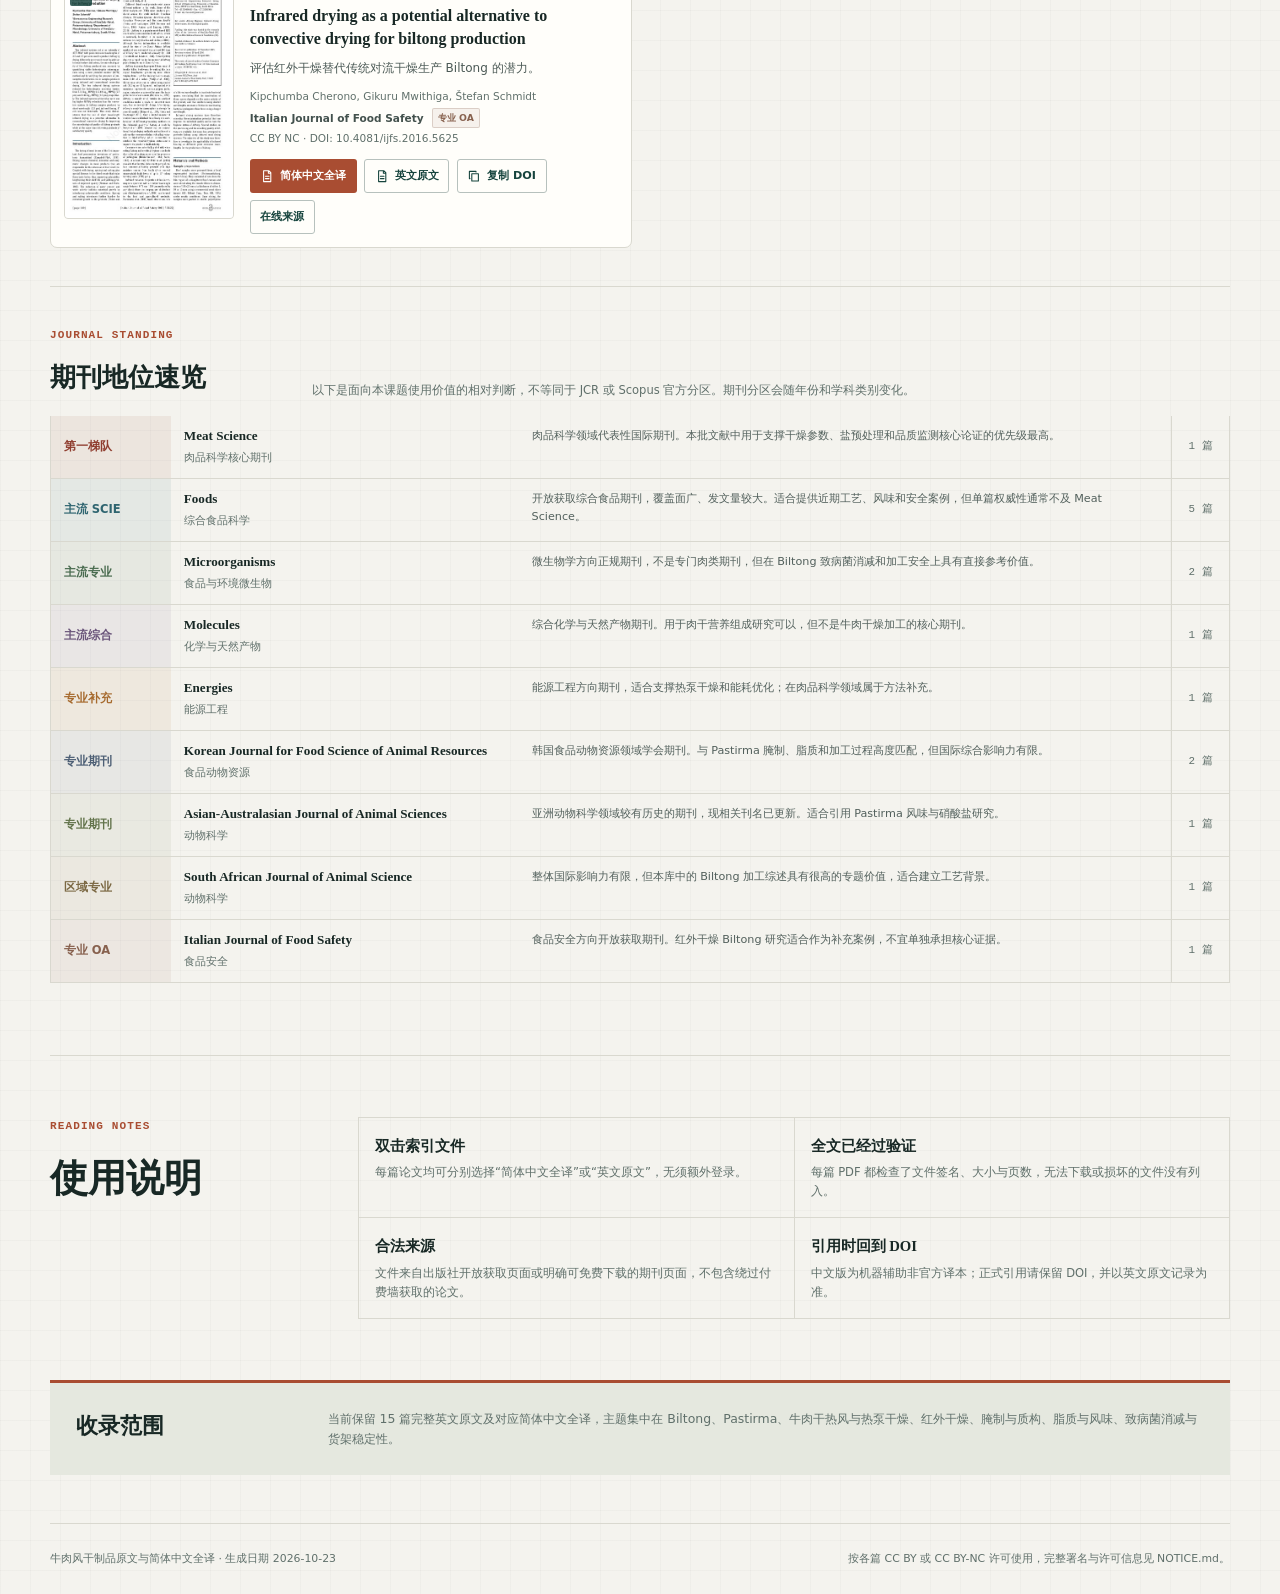
<file: beef-jerky-pdf-library/index.html>
<!doctype html>
<html lang="zh-CN">
  <head>
    <meta charset="utf-8" />
    <meta name="viewport" content="width=device-width, initial-scale=1" />
    <meta
      name="description"
      content="牛肉风干制品加工技术开放全文精选，15 篇论文均提供英文原文与完整简体中文译本。"
    />
    <title>牛肉风干制品 · 开放原文与简体中文全译</title>
    <link rel="stylesheet" href="styles.css?v=20261023-2" />
  </head>
  <body>
    <header class="site-header">
      <div class="header-inner">
        <div class="brand">
          <span class="brand-mark">牛</span>
          <span>
            <strong>BEEF DRYING · OPEN FULL TEXT</strong>
            <small>开放获取原文 + 简体中文全译</small>
          </span>
        </div>
        <span class="offline-badge">
          <span class="offline-dot"></span>
          开放获取 · 在线阅读
        </span>
      </div>

      <div class="hero">
        <p class="eyebrow">15 VERIFIED PAPERS · OPEN-ACCESS LIBRARY</p>
        <h1>牛肉风干制品<br />开放原文与简体中文全译</h1>
        <p class="hero-copy">
          仅保留已取得完整 PDF 的开放获取论文，并为每篇提供英文原文与完整简体中文译本。
        </p>
        <div class="hero-stats">
          <div><strong id="paperCount">15</strong><span>篇完整论文</span></div>
          <div><strong id="journalCount">9</strong><span>种期刊</span></div>
          <div><strong id="pageCount">—</strong><span>页英文原文</span></div>
          <div><strong id="yearRange">2016–2025</strong><span>出版年份</span></div>
        </div>
      </div>
    </header>

    <main>
      <section class="library" aria-labelledby="libraryTitle">
        <div class="library-head">
          <div>
            <p class="section-label">FULL-TEXT LIBRARY</p>
            <h2 id="libraryTitle">完整 PDF 目录</h2>
          </div>
          <div class="export-links">
            <a href="full-text-catalog.csv" download>CSV 目录</a>
            <a href="full-text-library.bib" download>BibTeX</a>
            <a href="all-15-papers-zh-CN.pdf" download>中文合集 PDF</a>
            <a href="chinese-translations.zip" download>中文译本 ZIP</a>
          </div>
        </div>

        <div class="toolbar">
          <label class="search-box">
            <svg aria-hidden="true" viewBox="0 0 24 24">
              <circle cx="11" cy="11" r="7"></circle>
              <path d="m20 20-4-4"></path>
            </svg>
            <span class="sr-only">搜索标题、作者、期刊或 DOI</span>
            <input id="searchInput" type="search" placeholder="搜索标题、作者、期刊或 DOI" />
            <kbd>/</kbd>
          </label>
          <label class="sort-control">
            <span>排序</span>
            <select id="sortSelect">
              <option value="curated">推荐顺序</option>
              <option value="newest">年份：新到旧</option>
              <option value="pages">页数：多到少</option>
            </select>
          </label>
        </div>

        <div id="categoryFilters" class="category-filters"></div>
        <div class="result-line">
          <p id="resultSummary" aria-live="polite">正在载入开放全文目录…</p>
          <span>所有文件均通过 PDF 文件头和页数验证</span>
        </div>

        <div id="paperList" class="paper-list"></div>

        <section class="journal-ranking" aria-labelledby="journalRankingTitle">
          <div class="journal-ranking-head">
            <div>
              <p class="section-label">JOURNAL STANDING</p>
              <h3 id="journalRankingTitle">期刊地位速览</h3>
            </div>
            <p>
              以下是面向本课题使用价值的相对判断，不等同于 JCR 或 Scopus 官方分区。期刊分区会随年份和学科类别变化。
            </p>
          </div>
          <div id="journalStandings" class="journal-standings"></div>
        </section>
      </section>

      <section class="notes">
        <div class="notes-title">
          <p class="section-label">READING NOTES</p>
          <h2>使用说明</h2>
        </div>
        <div class="notes-grid">
          <article>
            <h3>双击索引文件</h3>
            <p>每篇论文均可分别选择“简体中文全译”或“英文原文”，无须额外登录。</p>
          </article>
          <article>
            <h3>全文已经过验证</h3>
            <p>每篇 PDF 都检查了文件签名、大小与页数，无法下载或损坏的文件没有列入。</p>
          </article>
          <article>
            <h3>合法来源</h3>
            <p>文件来自出版社开放获取页面或明确可免费下载的期刊页面，不包含绕过付费墙获取的论文。</p>
          </article>
          <article>
            <h3>引用时回到 DOI</h3>
            <p>中文版为机器辅助非官方译本；正式引用请保留 DOI，并以英文原文记录为准。</p>
          </article>
        </div>
      </section>

      <section class="scope">
        <h2>收录范围</h2>
        <p>
          当前保留 15 篇完整英文原文及对应简体中文全译，主题集中在 Biltong、Pastirma、牛肉干热风与热泵干燥、红外干燥、腌制与质构、脂质与风味、致病菌消减与货架稳定性。
        </p>
      </section>
    </main>

    <footer>
      <p>牛肉风干制品原文与简体中文全译 · 生成日期 2026-10-23</p>
      <p>按各篇 CC BY 或 CC BY-NC 许可使用，完整署名与许可信息见 NOTICE.md。</p>
    </footer>

    <div id="toast" class="toast" role="status" aria-live="polite"></div>
    <script src="catalog.js"></script>
    <script src="translation_catalog.js"></script>
    <script src="app.js?v=20261023-3"></script>
  </body>
</html>
</file>
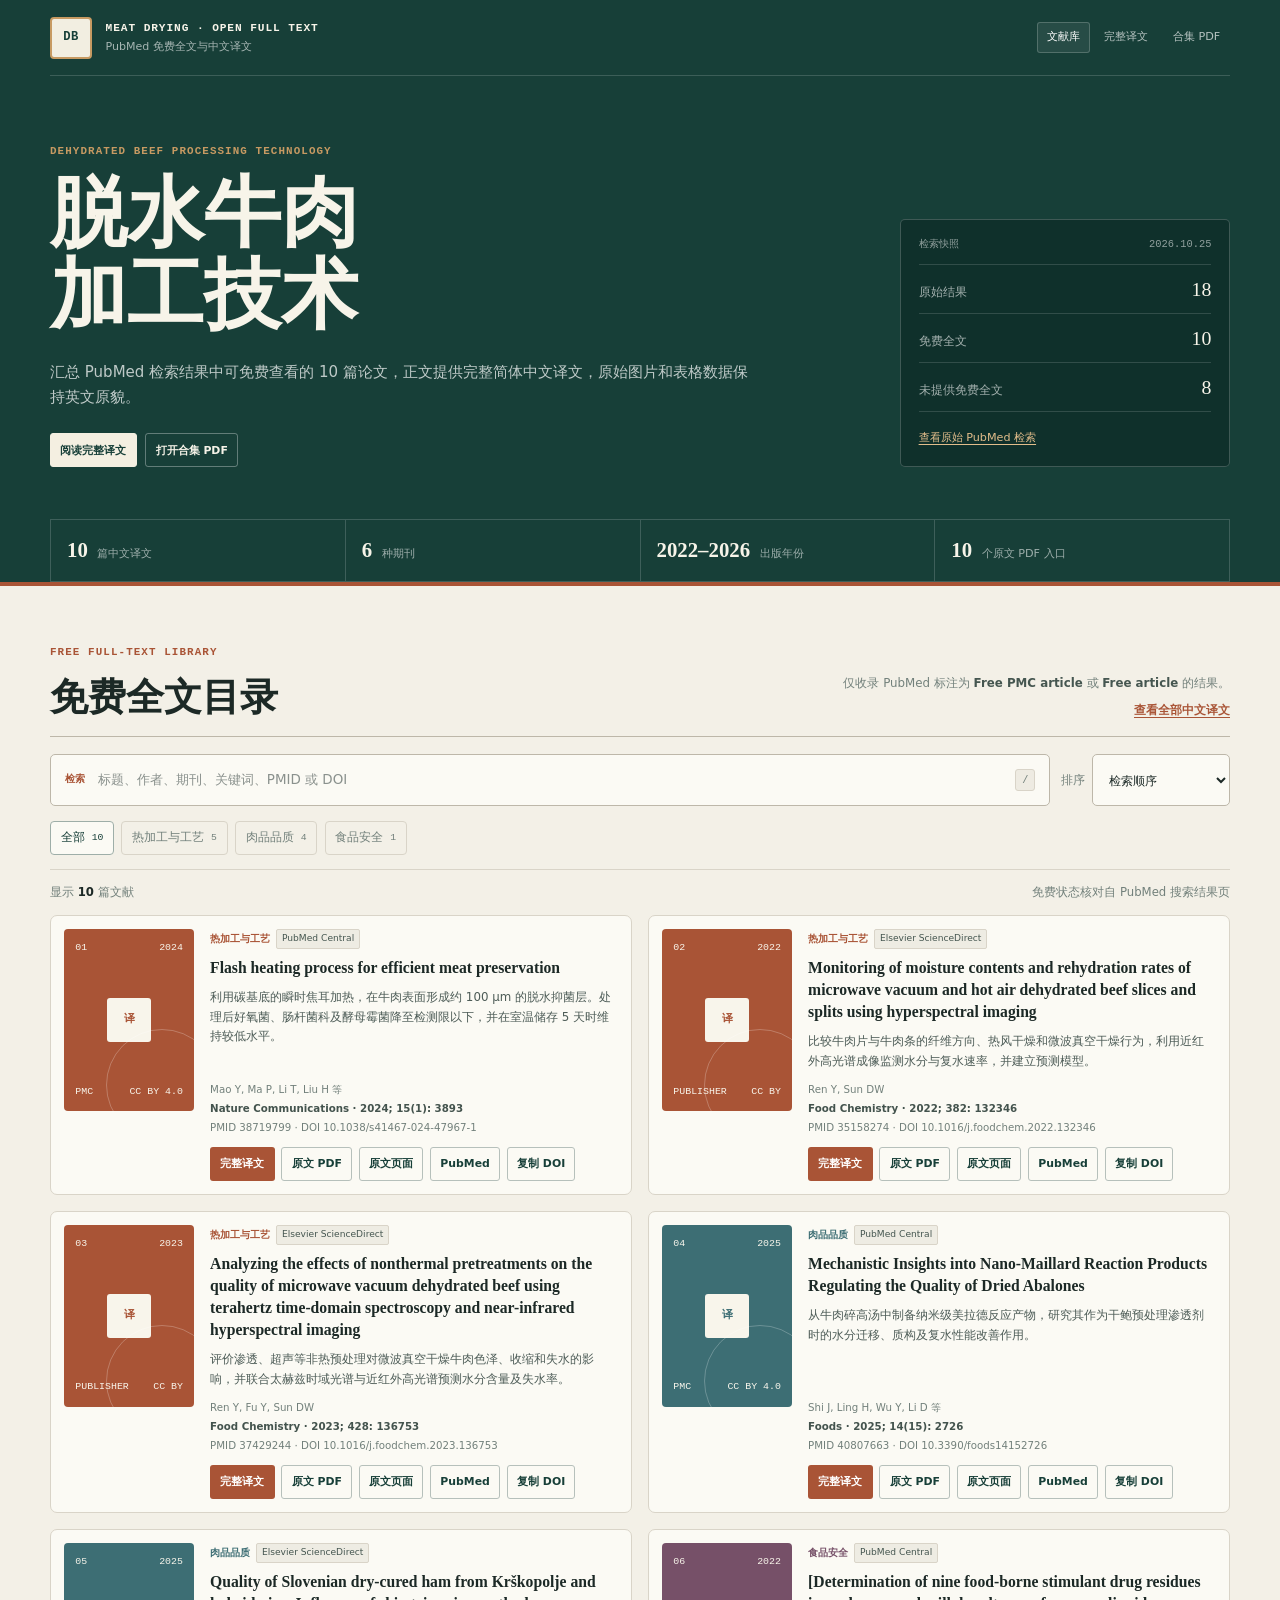
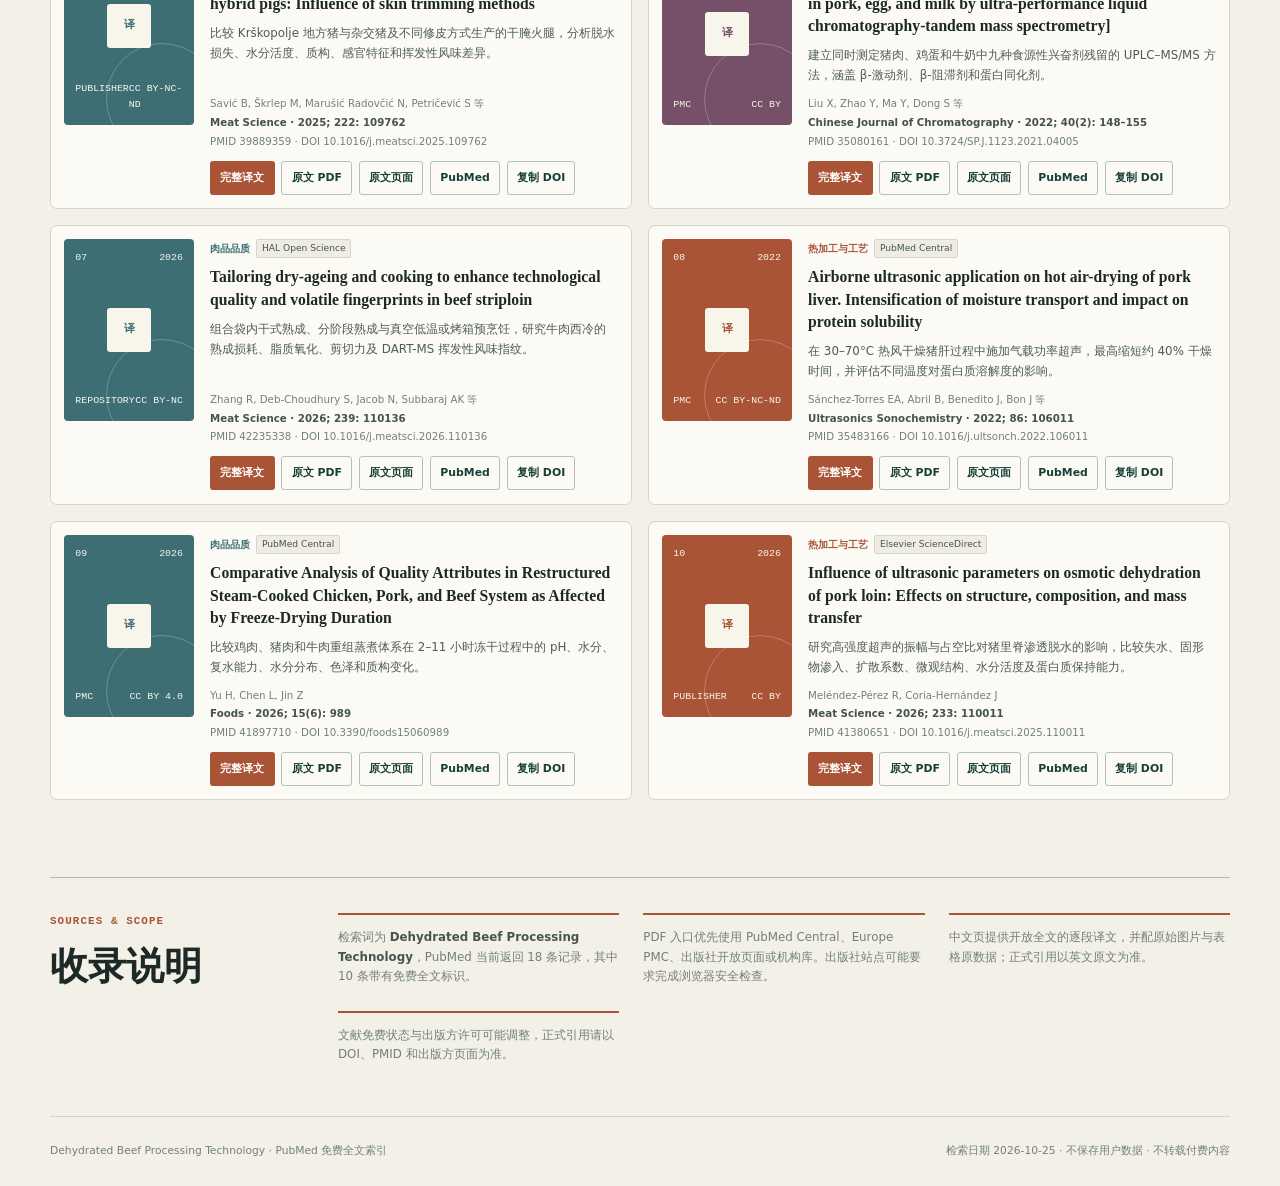
<file: dehydrated-beef-processing-literature/index.html>
<!doctype html>
<html lang="zh-CN">
  <head>
    <meta charset="utf-8" />
    <meta name="viewport" content="width=device-width, initial-scale=1" />
    <meta
      name="description"
      content="Dehydrated Beef Processing Technology 十篇开放全文文献索引，提供简体中文正文、原始英文图表、原始表格数据与合集 PDF。"
    />
    <meta name="theme-color" content="#173f38" />
    <title>脱水牛肉加工技术 · PubMed 免费全文</title>
    <link rel="icon" href="data:image/svg+xml,%3Csvg xmlns='http://www.w3.org/2000/svg' viewBox='0 0 64 64'%3E%3Crect width='64' height='64' rx='8' fill='%23173f38'/%3E%3Cpath d='M19 14h19l8 8v28H19z' fill='%23f7f4e9'/%3E%3Cpath d='M38 14v9h8M25 31h14M25 38h14' fill='none' stroke='%23a95436' stroke-width='3'/%3E%3C/svg%3E" />
    <link rel="stylesheet" href="styles.css" />
  </head>
  <body>
    <a class="skip-link" href="#library">跳到文献列表</a>

    <header class="site-header">
      <div class="header-inner">
        <a class="brand" href="index.html" aria-label="返回文献库首页">
          <span class="brand-mark" aria-hidden="true">DB</span>
          <span>
            <strong>MEAT DRYING · OPEN FULL TEXT</strong>
            <small>PubMed 免费全文与中文译文</small>
          </span>
        </a>
        <nav class="header-nav" aria-label="主导航">
          <a class="is-current" href="index.html">文献库</a>
          <a href="translations.html?id=1">完整译文</a>
          <a href="assets/dehydrated-beef-10-papers-zh-CN.pdf" target="_blank" rel="noopener noreferrer">
            合集 PDF
          </a>
        </nav>
      </div>

      <div class="hero">
        <div class="hero-copy-block">
          <p class="eyebrow">DEHYDRATED BEEF PROCESSING TECHNOLOGY</p>
          <h1>脱水牛肉<br />加工技术</h1>
          <p class="hero-copy">
            汇总 PubMed 检索结果中可免费查看的 10 篇论文，正文提供完整简体中文译文，原始图片和表格数据保持英文原貌。
          </p>
          <div class="hero-actions">
            <a class="button button-light" href="translations.html?id=1">阅读完整译文</a>
            <a
              class="button button-hero-outline"
              href="assets/dehydrated-beef-10-papers-zh-CN.pdf"
              target="_blank"
              rel="noopener noreferrer"
            >
              打开合集 PDF
            </a>
          </div>
        </div>

        <div class="scope-panel" aria-label="检索概况">
          <div class="scope-heading">
            <span>检索快照</span>
            <time datetime="2026-10-25">2026.10.25</time>
          </div>
          <dl>
            <div>
              <dt>原始结果</dt>
              <dd>18</dd>
            </div>
            <div>
              <dt>免费全文</dt>
              <dd>10</dd>
            </div>
            <div>
              <dt>未提供免费全文</dt>
              <dd>8</dd>
            </div>
          </dl>
          <a
            class="source-link"
            href="https://pubmed.ncbi.nlm.nih.gov/?term=Dehydrated+Beef+Processing+Technology"
            target="_blank"
            rel="noopener noreferrer"
          >
            查看原始 PubMed 检索
          </a>
        </div>
      </div>

      <div class="hero-stats" aria-label="文献库统计">
        <div><strong id="paperCount">10</strong><span>篇中文译文</span></div>
        <div><strong id="journalCount">6</strong><span>种期刊</span></div>
        <div><strong>2022–2026</strong><span>出版年份</span></div>
        <div><strong id="viewableCount">10</strong><span>个原文 PDF 入口</span></div>
      </div>
    </header>

    <main>
      <section id="library" class="library" aria-labelledby="libraryTitle">
        <div class="library-head">
          <div>
            <p class="section-label">FREE FULL-TEXT LIBRARY</p>
            <h2 id="libraryTitle">免费全文目录</h2>
          </div>
          <div class="library-head-actions">
            <p class="library-note">
              仅收录 PubMed 标注为 <strong>Free PMC article</strong> 或 <strong>Free article</strong> 的结果。
            </p>
            <a class="text-action" href="translations.html?id=1">查看全部中文译文</a>
          </div>
        </div>

        <div class="toolbar">
          <label class="search-box">
            <span class="search-label">检索</span>
            <input
              id="searchInput"
              type="search"
              autocomplete="off"
              placeholder="标题、作者、期刊、关键词、PMID 或 DOI"
            />
            <kbd aria-hidden="true">/</kbd>
          </label>
          <label class="sort-control">
            <span>排序</span>
            <select id="sortSelect">
              <option value="curated">检索顺序</option>
              <option value="newest">年份：新到旧</option>
              <option value="journal">期刊名称</option>
              <option value="title">标题 A–Z</option>
            </select>
          </label>
        </div>

        <div id="categoryFilters" class="category-filters" aria-label="主题筛选"></div>

        <div class="result-line">
          <p id="resultSummary" aria-live="polite">正在载入文献目录…</p>
          <span>免费状态核对自 PubMed 搜索结果页</span>
        </div>

        <div id="paperList" class="paper-list"></div>
      </section>

      <section class="method" aria-labelledby="methodTitle">
        <div>
          <p class="section-label">SOURCES &amp; SCOPE</p>
          <h2 id="methodTitle">收录说明</h2>
        </div>
        <div class="method-copy">
          <p>
            检索词为 <strong>Dehydrated Beef Processing Technology</strong>，PubMed 当前返回 18 条记录，其中 10 条带有免费全文标识。
          </p>
          <p>
            PDF 入口优先使用 PubMed Central、Europe PMC、出版社开放页面或机构库。出版社站点可能要求完成浏览器安全检查。
          </p>
          <p>
            中文页提供开放全文的逐段译文，并配原始图片与表格原数据；正式引用以英文原文为准。
          </p>
          <p>
            文献免费状态与出版方许可可能调整，正式引用请以 DOI、PMID 和出版方页面为准。
          </p>
        </div>
      </section>
    </main>

    <footer>
      <p>Dehydrated Beef Processing Technology · PubMed 免费全文索引</p>
      <p>检索日期 2026-10-25 · 不保存用户数据 · 不转载付费内容</p>
    </footer>

    <div id="toast" class="toast" role="status" aria-live="polite"></div>
    <script src="papers.js"></script>
    <script src="app.js"></script>
  </body>
</html>
</file>
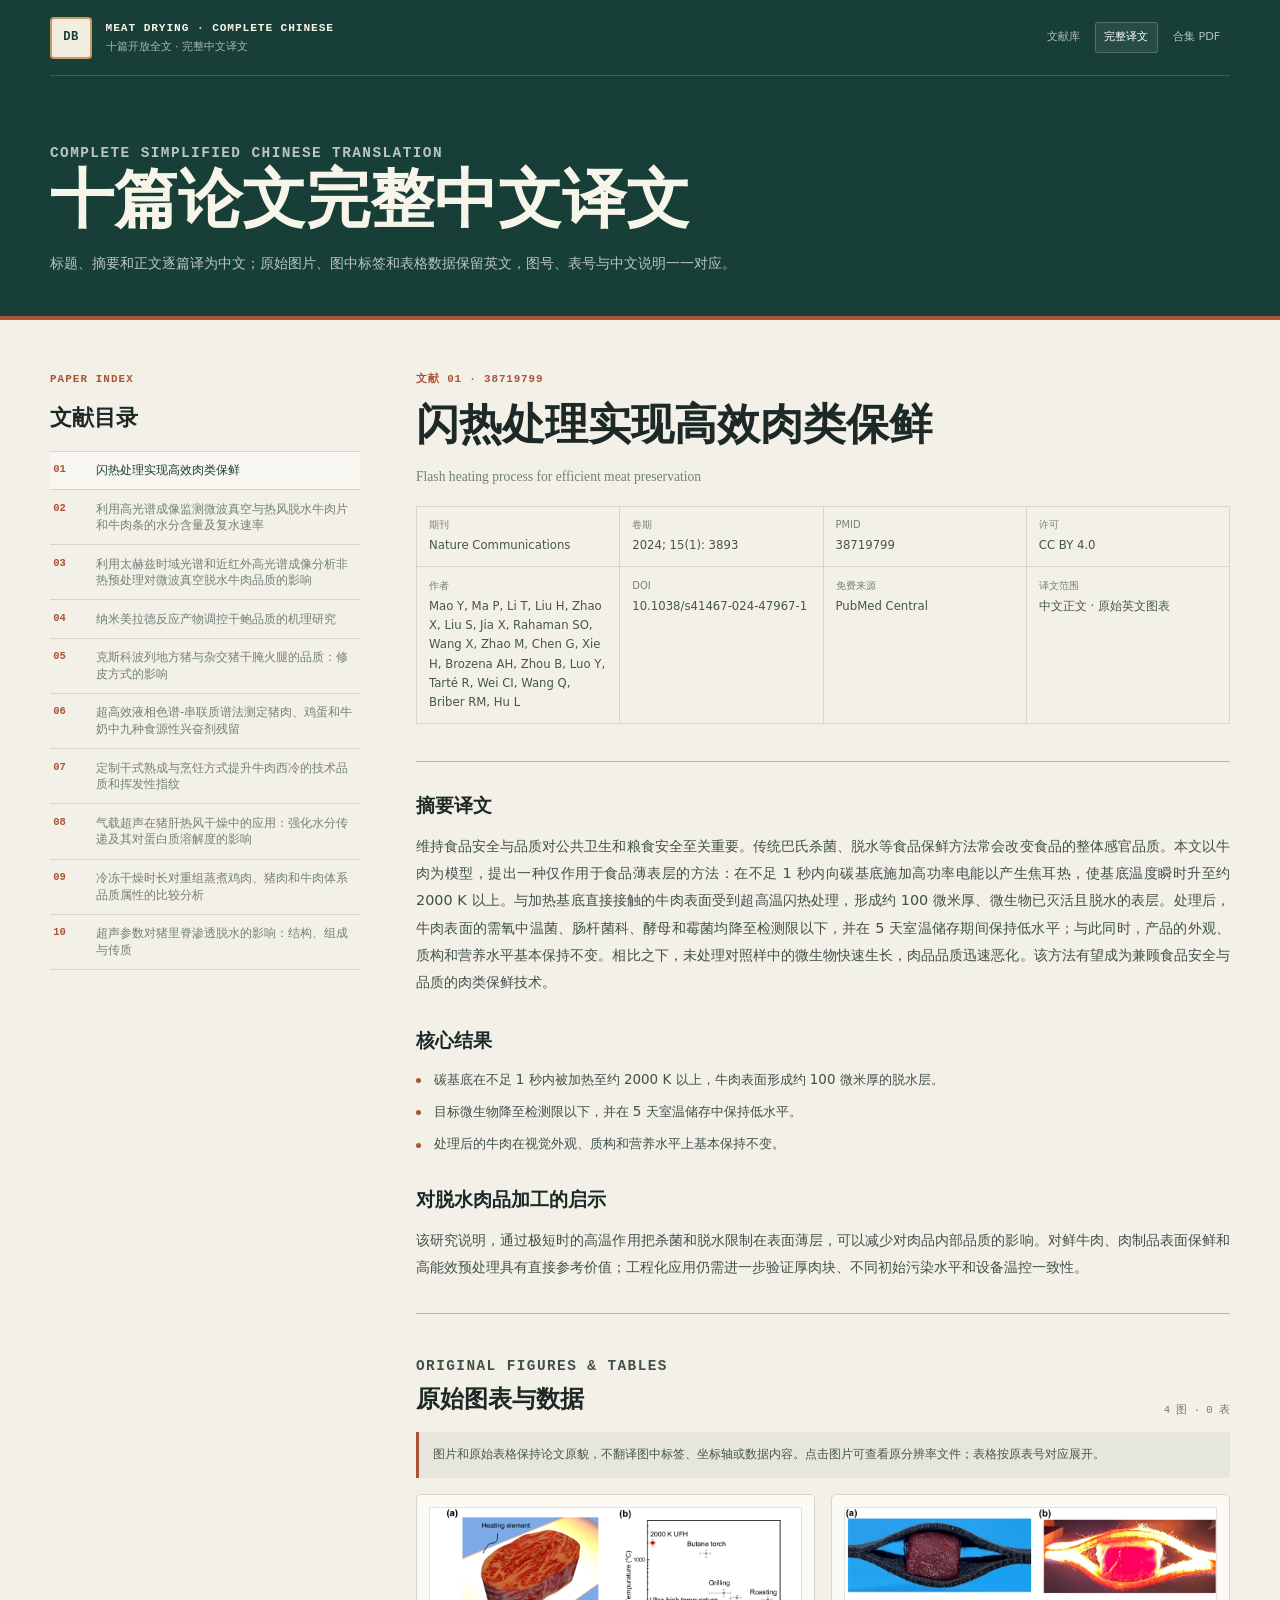
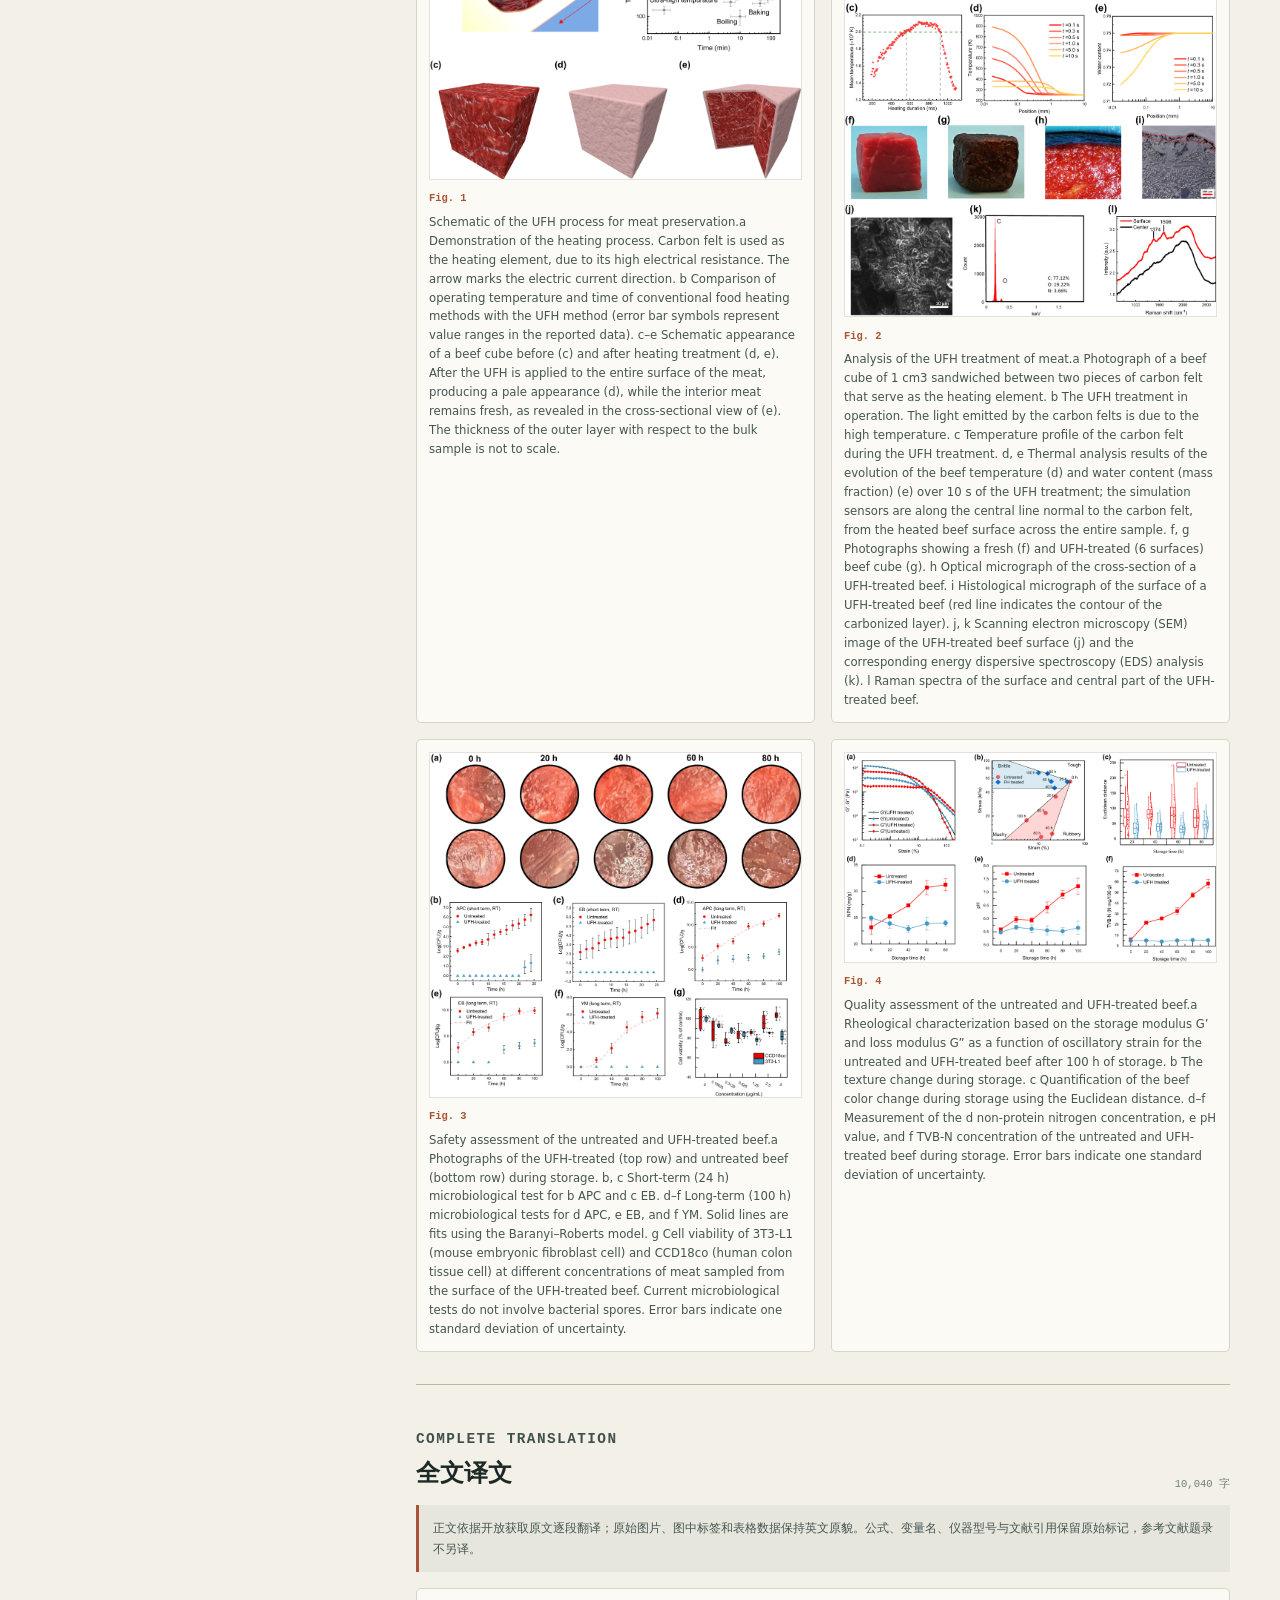
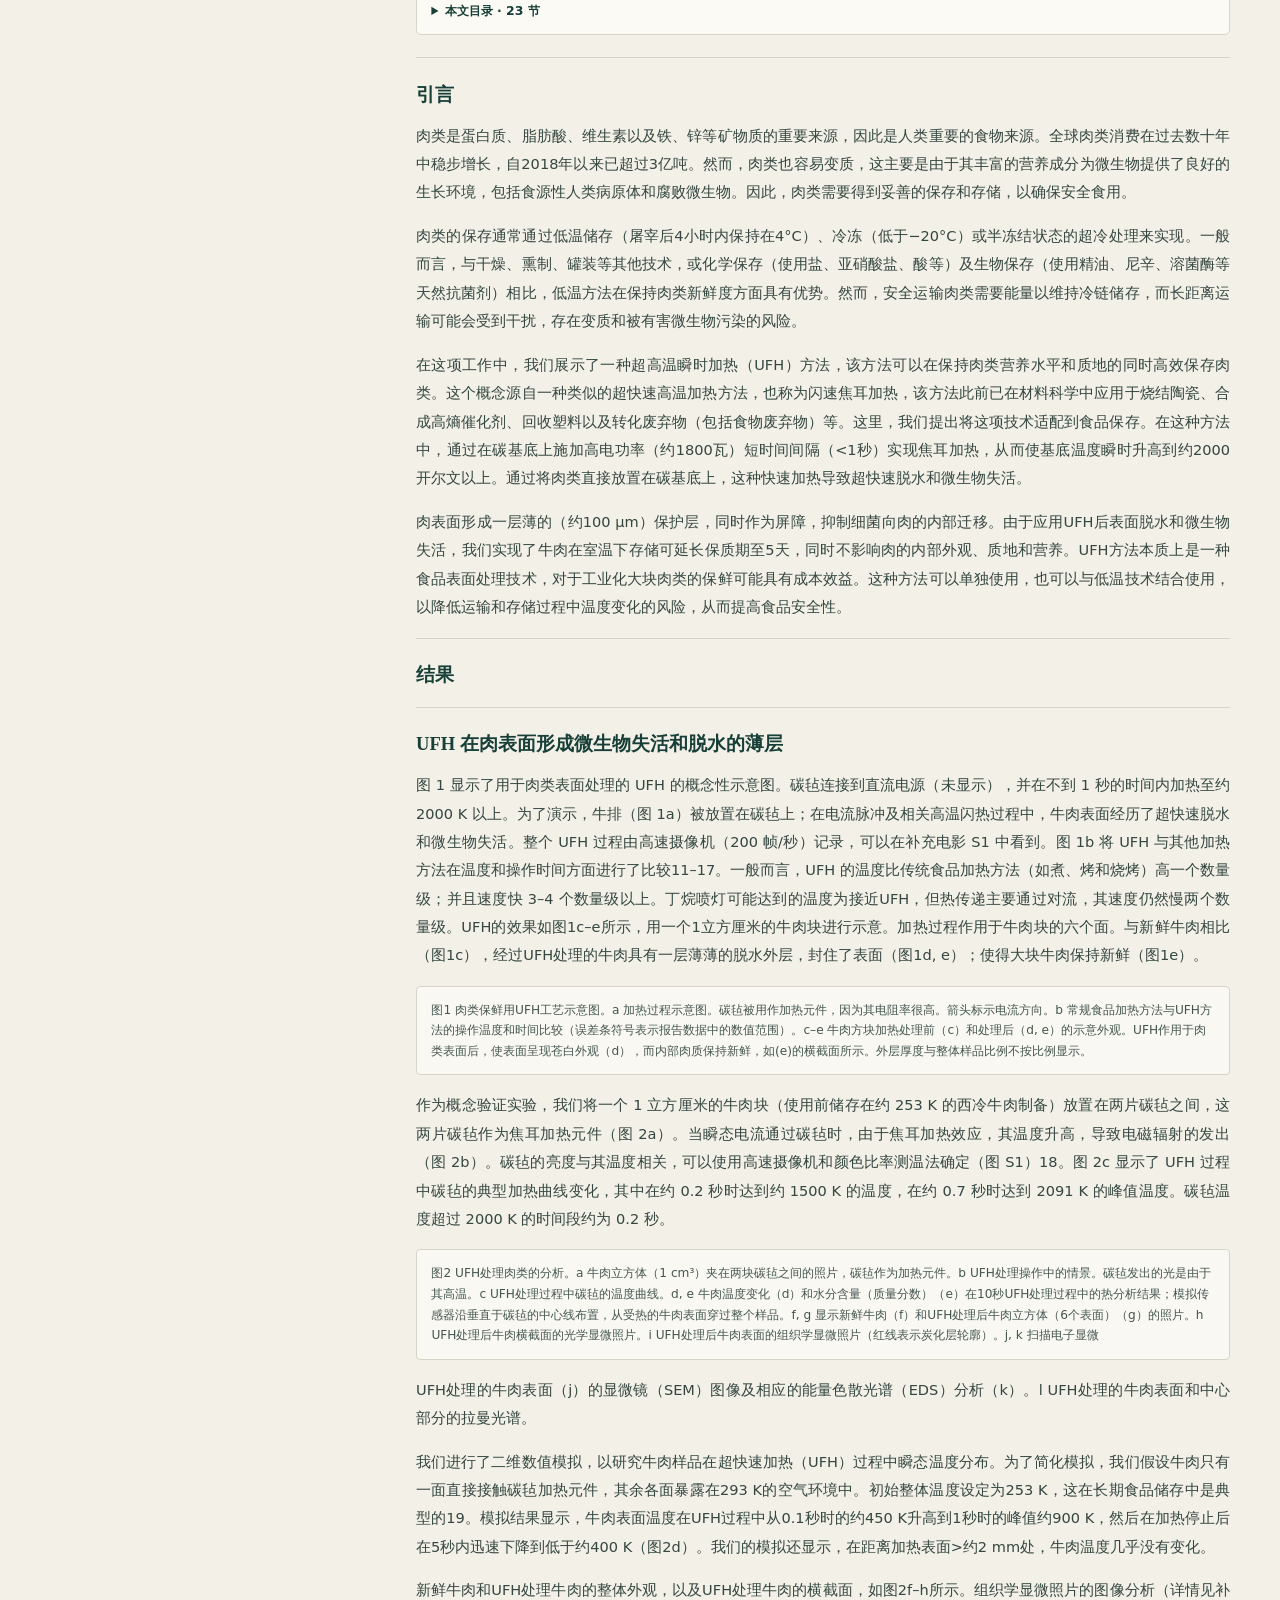
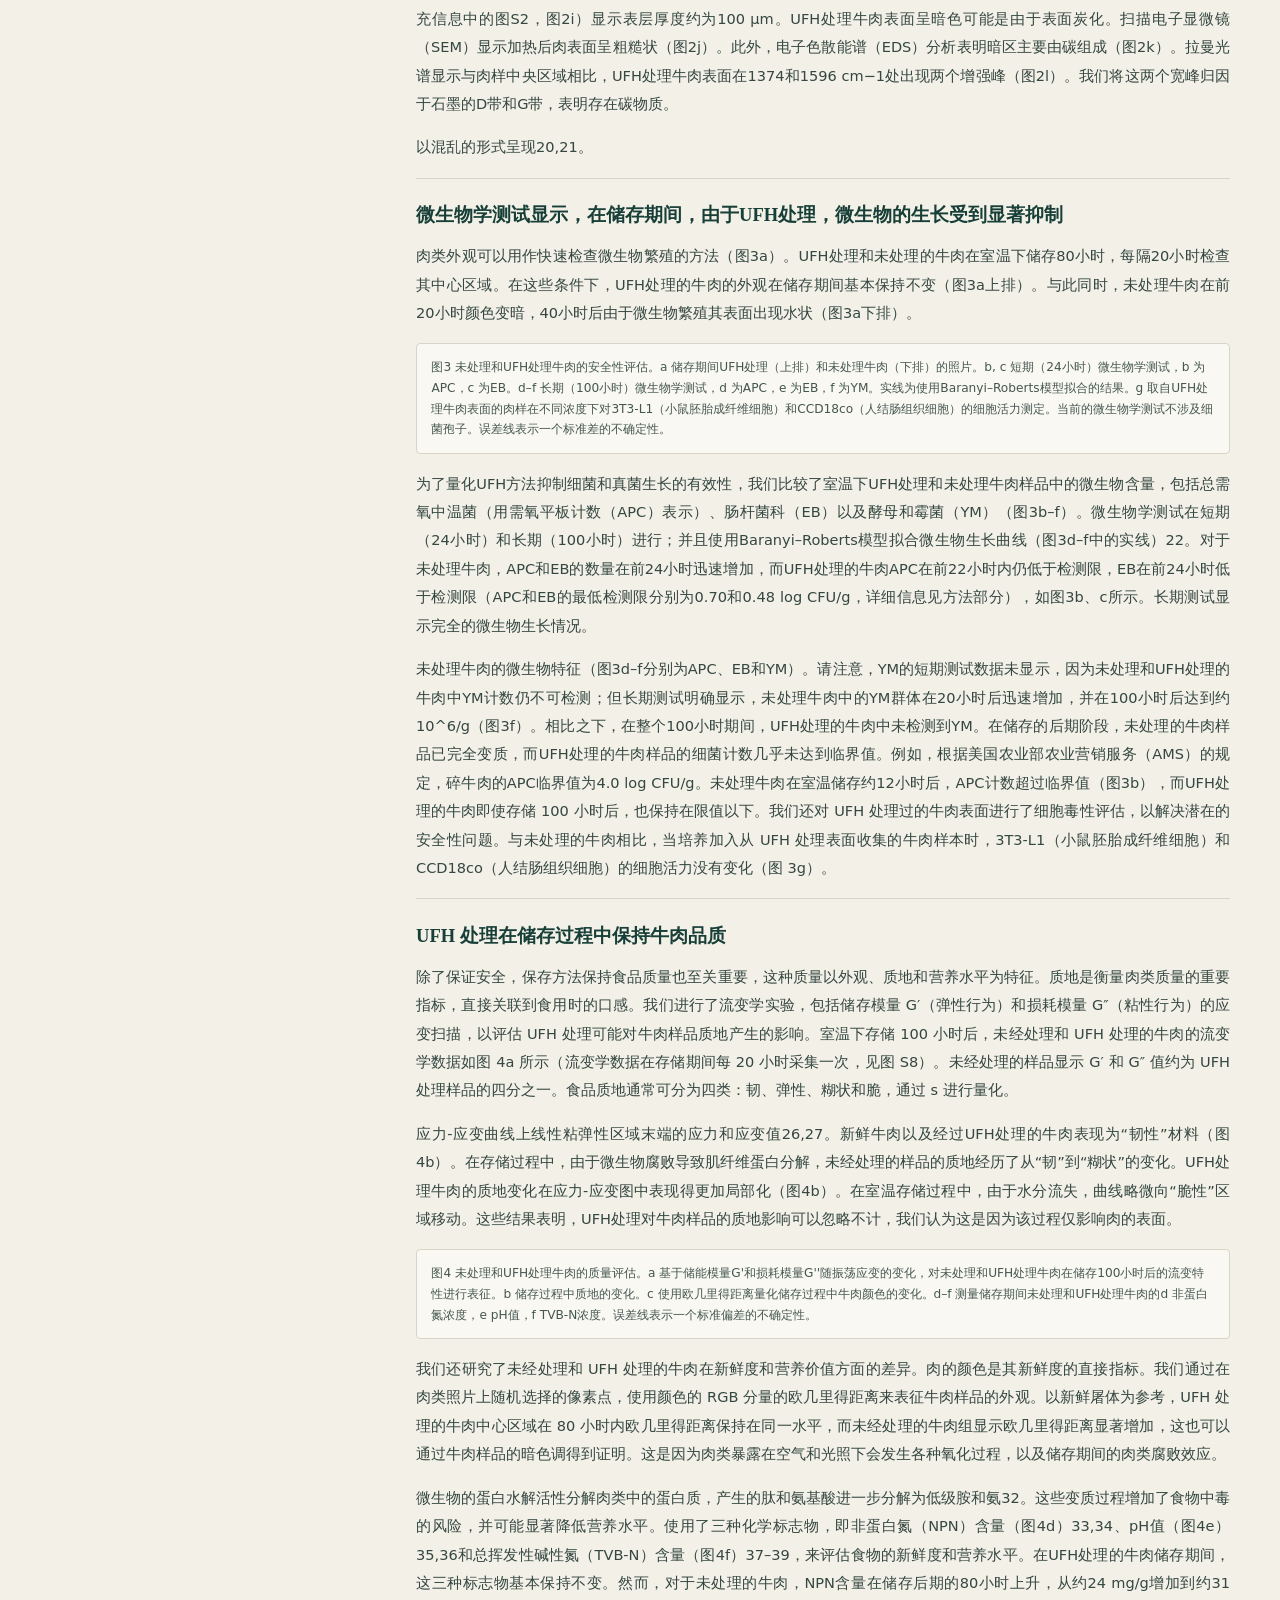
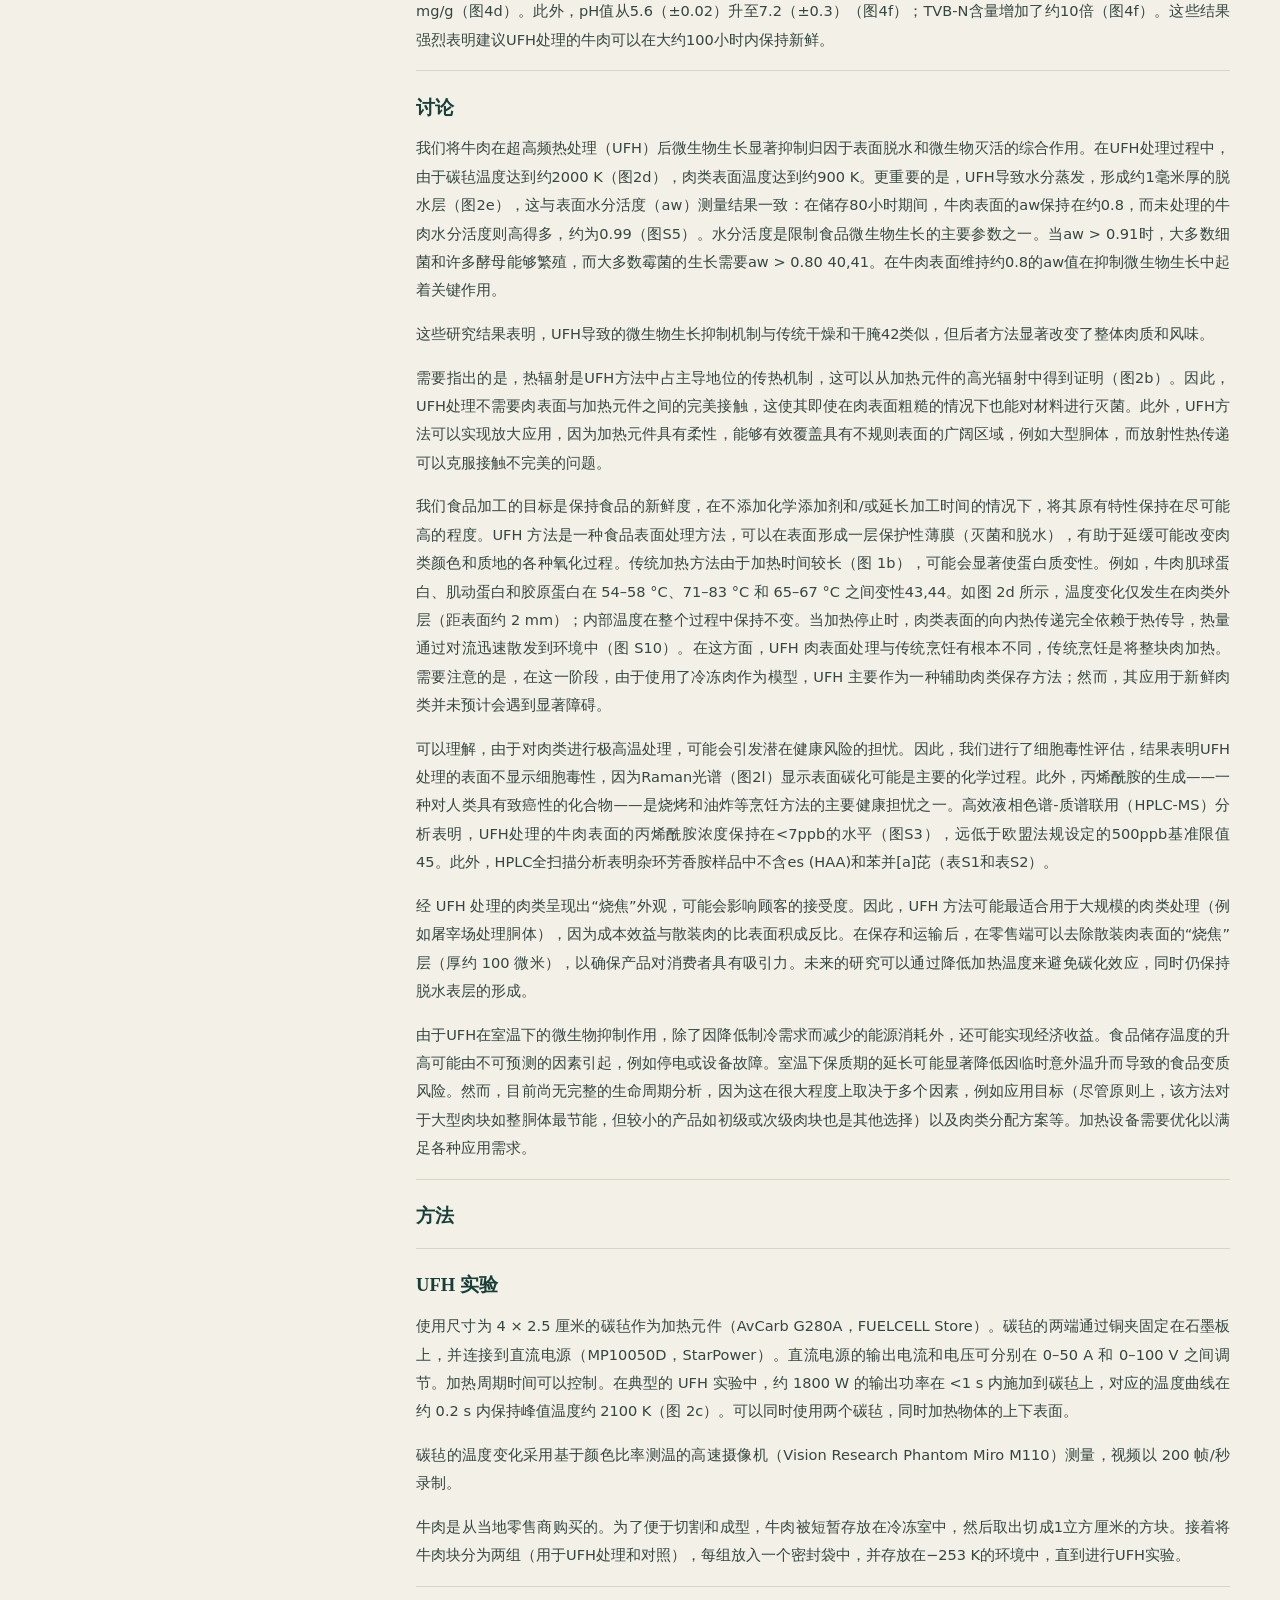
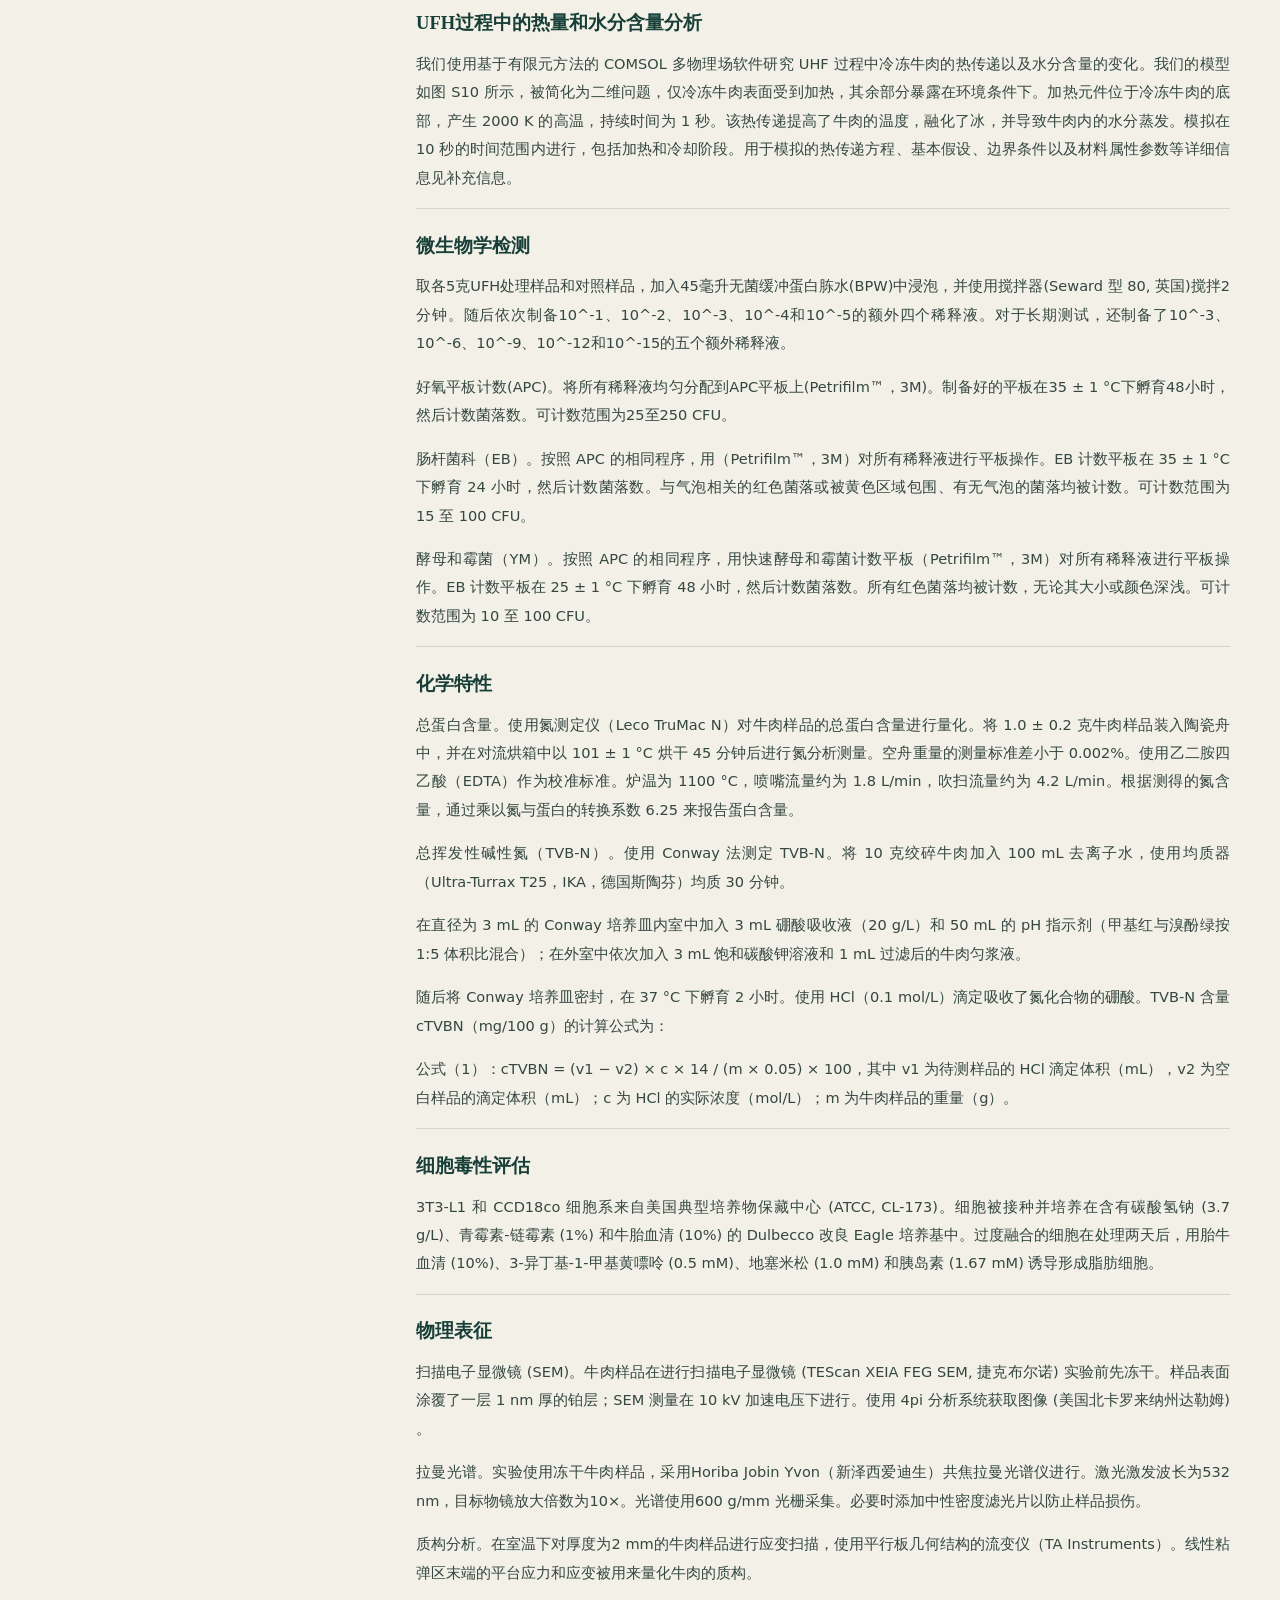
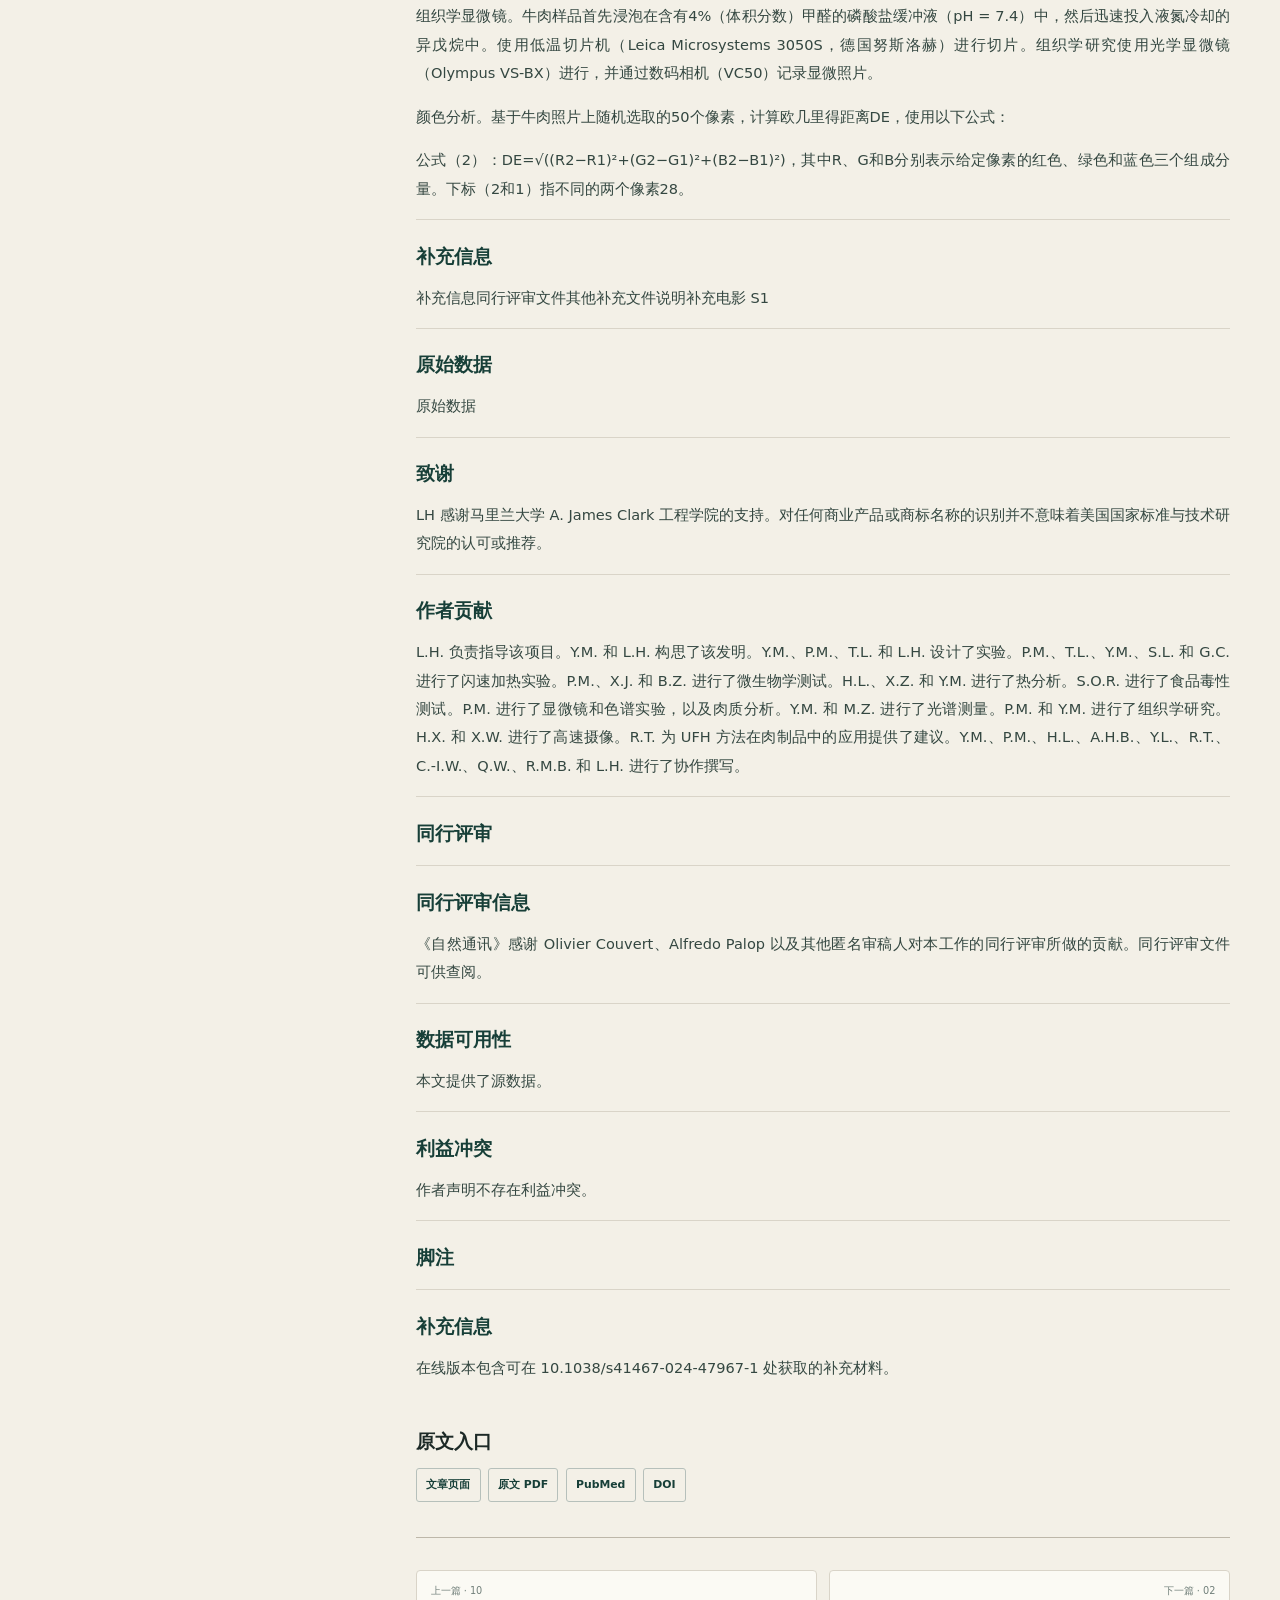
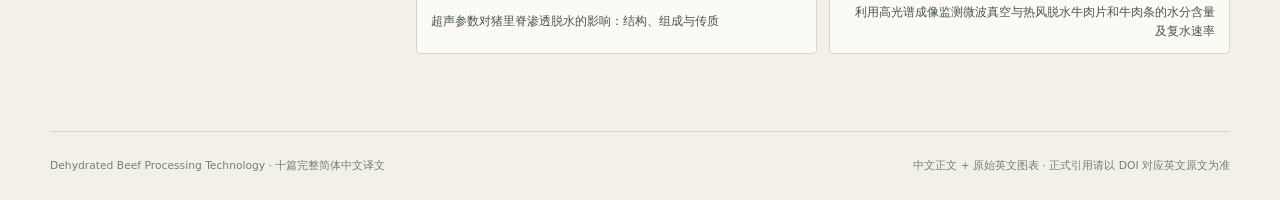
<file: dehydrated-beef-processing-literature/translations.html>
<!doctype html>
<html lang="zh-CN">
  <head>
    <meta charset="utf-8" />
    <meta name="viewport" content="width=device-width, initial-scale=1" />
    <meta
      name="description"
      content="Dehydrated Beef Processing Technology 十篇开放全文文献的简体中文正文，配原始英文图片、图注和表格数据。"
    />
    <meta name="theme-color" content="#173f38" />
    <title>文献中文译文 · 脱水牛肉加工技术</title>
    <link rel="icon" href="data:image/svg+xml,%3Csvg xmlns='http://www.w3.org/2000/svg' viewBox='0 0 64 64'%3E%3Crect width='64' height='64' rx='8' fill='%23173f38'/%3E%3Cpath d='M19 14h19l8 8v28H19z' fill='%23f7f4e9'/%3E%3Cpath d='M38 14v9h8M25 31h14M25 38h14' fill='none' stroke='%23a95436' stroke-width='3'/%3E%3C/svg%3E" />
    <link rel="stylesheet" href="styles.css" />
  </head>
  <body>
    <a class="skip-link" href="#translationContent">跳到中文译文</a>
    <div id="readingProgress" class="reading-progress" aria-hidden="true"></div>

    <header class="site-header">
      <div class="header-inner">
        <a class="brand" href="index.html" aria-label="返回文献库首页">
          <span class="brand-mark" aria-hidden="true">DB</span>
          <span>
            <strong>MEAT DRYING · COMPLETE CHINESE</strong>
            <small>十篇开放全文 · 完整中文译文</small>
          </span>
        </a>
        <nav class="header-nav" aria-label="主导航">
          <a href="index.html">文献库</a>
          <a class="is-current" href="translations.html?id=1">完整译文</a>
          <a href="assets/dehydrated-beef-10-papers-zh-CN.pdf" target="_blank" rel="noopener noreferrer">
            合集 PDF
          </a>
        </nav>
      </div>

      <div class="translation-hero">
        <p class="eyebrow">COMPLETE SIMPLIFIED CHINESE TRANSLATION</p>
        <h1>十篇论文完整中文译文</h1>
        <p>
          标题、摘要和正文逐篇译为中文；原始图片、图中标签和表格数据保留英文，图号、表号与中文说明一一对应。
        </p>
      </div>
    </header>

    <main id="translationContent" class="translation-layout">
      <aside class="translation-sidebar">
        <div class="translation-sidebar-inner">
          <p class="section-label">PAPER INDEX</p>
          <h2>文献目录</h2>
          <nav id="translationNav" class="translation-nav" aria-label="文献中文译文目录"></nav>
        </div>
      </aside>
      <div id="translationArticle" class="translation-article">
        <div class="translation-loading">正在载入中文译文…</div>
      </div>
    </main>

    <footer>
      <p>Dehydrated Beef Processing Technology · 十篇完整简体中文译文</p>
      <p>中文正文 + 原始英文图表 · 正式引用请以 DOI 对应英文原文为准</p>
    </footer>

    <script src="translation.js"></script>
  </body>
</html>
</file>
<file: beef-jerky-literature/styles.css>
:root {
  --ink: #1d2827;
  --ink-soft: #53605d;
  --ink-faint: #7a8581;
  --paper: #f1f0eb;
  --surface: #fbfaf6;
  --surface-raised: #ffffff;
  --line: #d9d7ce;
  --line-strong: #b8b8ae;
  --pine: #173b37;
  --pine-deep: #102d2a;
  --rust: #a34d33;
  --gold: #c5894a;
  --teal: #296674;
  --plum: #70475c;
  --olive: #66682e;
  --danger: #a63e3e;
  --blue: #40587e;
  --shadow: 0 12px 30px rgba(23, 44, 40, 0.08);
  --radius: 7px;
  --font-sans: "Noto Sans SC", "Microsoft YaHei", "PingFang SC", system-ui, sans-serif;
  --font-serif: "Noto Serif SC", "Songti SC", STSong, Georgia, serif;
  --font-mono: "Cascadia Mono", "JetBrains Mono", Consolas, monospace;
}

* {
  box-sizing: border-box;
}

html {
  scroll-behavior: smooth;
}

body {
  margin: 0;
  color: var(--ink);
  background:
    linear-gradient(rgba(29, 40, 39, 0.025) 1px, transparent 1px),
    linear-gradient(90deg, rgba(29, 40, 39, 0.025) 1px, transparent 1px),
    var(--paper);
  background-size: 32px 32px;
  font-family: var(--font-sans);
  line-height: 1.6;
  text-rendering: optimizeLegibility;
}

button,
input,
select {
  font: inherit;
}

button,
a {
  -webkit-tap-highlight-color: transparent;
}

a {
  color: inherit;
}

button {
  color: inherit;
}

svg {
  width: 1.1rem;
  height: 1.1rem;
  fill: none;
  stroke: currentColor;
  stroke-width: 1.8;
  stroke-linecap: round;
  stroke-linejoin: round;
}

.sr-only {
  position: absolute;
  width: 1px;
  height: 1px;
  padding: 0;
  margin: -1px;
  overflow: hidden;
  clip: rect(0, 0, 0, 0);
  white-space: nowrap;
  border: 0;
}

.skip-link {
  position: fixed;
  left: 1rem;
  top: -100px;
  z-index: 100;
  padding: 0.65rem 1rem;
  color: #fff;
  background: var(--rust);
  border-radius: 4px;
}

.skip-link:focus {
  top: 1rem;
}

.site-header {
  color: #f6f2e8;
  background: var(--pine);
  border-bottom: 4px solid var(--rust);
}

.topbar,
.hero,
.metric-band {
  width: min(1240px, calc(100% - 48px));
  margin: 0 auto;
}

.topbar {
  display: flex;
  align-items: center;
  justify-content: space-between;
  min-height: 78px;
  border-bottom: 1px solid rgba(255, 255, 255, 0.16);
}

.brand {
  display: inline-flex;
  gap: 0.85rem;
  align-items: center;
  text-decoration: none;
}

.brand-mark {
  display: inline-grid;
  flex: 0 0 auto;
  width: 42px;
  height: 42px;
  place-items: center;
  color: var(--pine-deep);
  background: #f3eee2;
  border: 2px solid #cf9a63;
  border-radius: 4px;
  font-family: var(--font-serif);
  font-size: 1.45rem;
  font-weight: 700;
  line-height: 1;
}

.brand-copy {
  display: grid;
  gap: 0.05rem;
}

.brand-copy strong {
  font-family: var(--font-mono);
  font-size: 0.76rem;
  letter-spacing: 0.12em;
}

.brand-copy small {
  color: rgba(255, 255, 255, 0.7);
  font-size: 0.76rem;
}

.nav-links {
  display: flex;
  align-items: center;
  gap: 1.5rem;
  font-size: 0.88rem;
}

.nav-links a {
  color: rgba(255, 255, 255, 0.8);
  text-decoration: none;
}

.nav-links a:hover,
.nav-links a:focus-visible {
  color: #fff;
}

.nav-download {
  display: inline-flex;
  gap: 0.5rem;
  align-items: center;
  padding: 0.55rem 0.8rem;
  border: 1px solid rgba(255, 255, 255, 0.26);
  border-radius: 4px;
}

.hero {
  display: grid;
  grid-template-columns: minmax(0, 1.2fr) minmax(350px, 0.8fr);
  gap: clamp(2.5rem, 6vw, 6rem);
  align-items: center;
  min-height: 350px;
  padding: 2.15rem 0 2rem;
}

.eyebrow {
  display: flex;
  gap: 0.7rem;
  align-items: center;
  margin: 0 0 1.1rem;
  color: #d8b181;
  font-family: var(--font-mono);
  font-size: 0.73rem;
  font-weight: 600;
  letter-spacing: 0.11em;
}

.eyebrow-rule {
  width: 30px;
  height: 1px;
  background: currentColor;
}

.eyebrow-dark {
  color: var(--rust);
}

.hero h1 {
  max-width: 750px;
  margin: 0;
  font-family: var(--font-serif);
  font-size: clamp(2.35rem, 4.4vw, 4.25rem);
  font-weight: 700;
  letter-spacing: 0;
  line-height: 1.15;
}

.hero-summary {
  max-width: 680px;
  margin: 1.35rem 0 0;
  color: rgba(255, 255, 255, 0.75);
  font-size: 1.03rem;
  line-height: 1.8;
}

.hero-actions {
  display: flex;
  flex-wrap: wrap;
  gap: 0.8rem;
  margin-top: 1.85rem;
}

.button {
  display: inline-flex;
  gap: 0.55rem;
  align-items: center;
  justify-content: center;
  min-height: 44px;
  padding: 0.65rem 1rem;
  border: 1px solid transparent;
  border-radius: 4px;
  font-weight: 650;
  text-decoration: none;
  cursor: pointer;
  transition:
    transform 160ms ease,
    border-color 160ms ease,
    background 160ms ease;
}

.button:hover {
  transform: translateY(-1px);
}

.button-primary {
  color: #fff;
  background: var(--rust);
}

.button-primary:hover {
  background: #8f402b;
}

.button-quiet {
  color: rgba(255, 255, 255, 0.9);
  background: transparent;
  border-color: rgba(255, 255, 255, 0.3);
}

.button-outline {
  color: var(--pine);
  background: transparent;
  border-color: var(--line-strong);
}

.process-map {
  position: relative;
  padding: 1.2rem 1.25rem;
  background: rgba(255, 255, 255, 0.045);
  border: 1px solid rgba(255, 255, 255, 0.2);
  border-radius: var(--radius);
}

.process-map::before {
  position: absolute;
  top: 0;
  left: 0;
  width: 34%;
  height: 3px;
  content: "";
  background: var(--gold);
}

.process-map-head {
  display: flex;
  gap: 0.7rem;
  align-items: center;
  padding-bottom: 0.85rem;
  color: rgba(255, 255, 255, 0.7);
  font-family: var(--font-mono);
  font-size: 0.67rem;
  letter-spacing: 0.09em;
}

.process-map-line {
  flex: 1;
  height: 1px;
  background: rgba(255, 255, 255, 0.18);
}

.process-map ol {
  display: grid;
  gap: 0;
  padding: 0;
  margin: 0;
  list-style: none;
}

.process-map li {
  display: grid;
  grid-template-columns: 2.4rem 1fr;
  column-gap: 0.85rem;
  padding: 0.72rem 0;
  border-top: 1px solid rgba(255, 255, 255, 0.12);
}

.step-no {
  grid-row: span 2;
  color: #d8b181;
  font-family: var(--font-mono);
  font-size: 0.68rem;
}

.step-name {
  font-size: 0.93rem;
  font-weight: 650;
}

.step-note {
  margin-top: 0.12rem;
  color: rgba(255, 255, 255, 0.56);
  font-size: 0.75rem;
}

.metric-band {
  display: grid;
  grid-template-columns: repeat(4, 1fr);
  border-top: 1px solid rgba(255, 255, 255, 0.14);
}

.metric-band > div {
  display: flex;
  gap: 0.7rem;
  align-items: baseline;
  padding: 1.1rem 1.25rem;
  border-right: 1px solid rgba(255, 255, 255, 0.14);
}

.metric-band > div:first-child {
  padding-left: 0;
}

.metric-band > div:last-child {
  border-right: 0;
}

.metric-band strong {
  font-family: var(--font-serif);
  font-size: 1.42rem;
}

.metric-band span {
  color: rgba(255, 255, 255, 0.62);
  font-size: 0.78rem;
}

main {
  overflow: clip;
}

.workspace {
  display: grid;
  grid-template-columns: 250px minmax(0, 1fr);
  gap: clamp(2rem, 4vw, 4.5rem);
  width: min(1240px, calc(100% - 48px));
  margin: 0 auto;
  padding: 2.6rem 0 5rem;
  scroll-margin-top: 1.5rem;
}

.filters {
  align-self: start;
  position: sticky;
  top: 1.2rem;
}

.filter-heading {
  display: flex;
  align-items: center;
  justify-content: space-between;
  padding-bottom: 0.8rem;
  border-bottom: 1px solid var(--line-strong);
}

.filter-heading-actions {
  display: flex;
  gap: 0.7rem;
  align-items: center;
}

.filter-toggle {
  display: none;
  gap: 0.25rem;
  align-items: center;
  padding: 0.2rem 0;
  color: var(--ink-soft);
  background: transparent;
  border: 0;
  font-size: 0.77rem;
  cursor: pointer;
}

.filter-toggle svg {
  width: 0.9rem;
  height: 0.9rem;
  transition: transform 160ms ease;
}

.filters.is-open .filter-toggle svg {
  transform: rotate(180deg);
}

.filter-heading h2 {
  margin: 0;
  font-family: var(--font-serif);
  font-size: 1.2rem;
}

.text-button {
  padding: 0.2rem 0;
  color: var(--rust);
  background: transparent;
  border: 0;
  font-size: 0.79rem;
  font-weight: 650;
  cursor: pointer;
}

.text-button:hover {
  text-decoration: underline;
  text-underline-offset: 3px;
}

.filter-group {
  min-width: 0;
  padding: 1.2rem 0 0;
  margin: 0;
  border: 0;
}

.filter-group legend,
.filter-label {
  padding: 0;
  margin: 0 0 0.65rem;
  color: var(--ink-soft);
  font-size: 0.72rem;
  font-weight: 700;
  letter-spacing: 0.06em;
}

.category-filters {
  display: grid;
  gap: 0.18rem;
}

.category-filter {
  display: grid;
  grid-template-columns: 8px 1fr auto;
  gap: 0.65rem;
  align-items: center;
  width: 100%;
  padding: 0.52rem 0.55rem;
  color: var(--ink-soft);
  text-align: left;
  background: transparent;
  border: 0;
  border-radius: 4px;
  cursor: pointer;
}

.category-filter:hover {
  background: rgba(255, 255, 255, 0.65);
}

.category-filter.is-active {
  color: var(--ink);
  background: var(--surface-raised);
  box-shadow: inset 0 0 0 1px var(--line);
  font-weight: 650;
}

.category-dot {
  width: 8px;
  height: 8px;
  background: var(--category-color);
  border-radius: 50%;
}

.category-filter span:nth-child(2) {
  font-size: 0.86rem;
}

.category-filter small {
  color: var(--ink-faint);
  font-family: var(--font-mono);
  font-size: 0.67rem;
}

.period-options {
  display: grid;
  gap: 0.25rem;
}

.period-options label {
  display: flex;
  gap: 0.6rem;
  align-items: center;
  padding: 0.3rem 0;
  color: var(--ink-soft);
  font-size: 0.83rem;
  cursor: pointer;
}

.period-options input {
  width: 14px;
  height: 14px;
  accent-color: var(--rust);
}

.tag-cloud,
.active-filters {
  display: flex;
  flex-wrap: wrap;
  gap: 0.4rem;
}

.tag-filter,
.active-filter {
  padding: 0.28rem 0.48rem;
  color: var(--ink-soft);
  background: transparent;
  border: 1px solid var(--line);
  border-radius: 3px;
  font-size: 0.72rem;
  cursor: pointer;
}

.tag-filter:hover,
.tag-filter.is-active {
  color: var(--pine);
  background: var(--surface-raised);
  border-color: var(--line-strong);
}

.saved-filter {
  display: flex;
  gap: 0.55rem;
  align-items: center;
  width: 100%;
  padding: 0.72rem 0.75rem;
  margin-top: 1.35rem;
  color: var(--ink-soft);
  background: transparent;
  border: 1px solid var(--line-strong);
  border-radius: 4px;
  font-size: 0.8rem;
  cursor: pointer;
}

.saved-filter[aria-pressed="true"] {
  color: #7b391f;
  background: #f3e3d7;
  border-color: #d3a58e;
}

.saved-count {
  min-width: 22px;
  padding: 0 0.35rem;
  margin-left: auto;
  color: var(--ink-faint);
  text-align: center;
  background: rgba(0, 0, 0, 0.055);
  border-radius: 10px;
  font-family: var(--font-mono);
  font-size: 0.68rem;
}

.filter-downloads {
  display: grid;
  grid-template-columns: 1fr 1fr;
  gap: 0.45rem;
  padding-top: 1rem;
  margin-top: 1rem;
  border-top: 1px solid var(--line);
}

.filter-downloads a {
  display: inline-flex;
  gap: 0.35rem;
  align-items: center;
  color: var(--ink-soft);
  font-size: 0.73rem;
  text-decoration: none;
}

.filter-downloads a:hover {
  color: var(--rust);
}

.filter-downloads svg {
  width: 0.95rem;
  height: 0.95rem;
}

.search-row {
  display: grid;
  grid-template-columns: minmax(0, 1fr) auto;
  gap: 0.75rem;
}

.search-box {
  display: grid;
  grid-template-columns: auto minmax(0, 1fr) auto;
  gap: 0.7rem;
  align-items: center;
  min-height: 52px;
  padding: 0 0.85rem;
  background: var(--surface-raised);
  border: 1px solid var(--line-strong);
  border-radius: 5px;
}

.search-box:focus-within {
  border-color: var(--pine);
  box-shadow: 0 0 0 3px rgba(23, 59, 55, 0.1);
}

.search-box svg {
  width: 1.2rem;
  height: 1.2rem;
  color: var(--ink-faint);
}

.search-box input {
  width: 100%;
  padding: 0;
  color: var(--ink);
  background: transparent;
  border: 0;
  outline: 0;
  font-size: 0.94rem;
}

.search-box input::placeholder {
  color: #8d938f;
}

kbd {
  padding: 0.12rem 0.35rem;
  color: var(--ink-faint);
  background: var(--paper);
  border: 1px solid var(--line);
  border-radius: 3px;
  font-family: var(--font-mono);
  font-size: 0.67rem;
}

.sort-control {
  display: flex;
  gap: 0.45rem;
  align-items: center;
  padding-left: 0.75rem;
  color: var(--ink-faint);
  font-size: 0.72rem;
  white-space: nowrap;
}

.sort-control select {
  min-height: 52px;
  padding: 0 2rem 0 0.8rem;
  color: var(--ink);
  background: var(--surface-raised);
  border: 1px solid var(--line-strong);
  border-radius: 5px;
  font-size: 0.8rem;
}

.active-filter-row {
  display: flex;
  align-items: center;
  justify-content: space-between;
  min-height: 33px;
  padding-top: 1rem;
}

.active-filter-row p {
  margin: 0;
  color: var(--ink-soft);
  font-size: 0.8rem;
}

.active-filter-row strong {
  color: var(--ink);
}

.active-filters:not(:empty) {
  padding-bottom: 0.8rem;
}

.active-filter {
  color: #fff;
  background: var(--pine);
  border-color: var(--pine);
}

.paper-list {
  display: grid;
  grid-template-columns: repeat(2, minmax(0, 1fr));
  gap: 1rem;
}

.paper-card {
  position: relative;
  display: flex;
  flex-direction: column;
  min-width: 0;
  padding: 1.1rem 1.1rem 1rem 1.3rem;
  background: var(--surface-raised);
  border: 1px solid var(--line);
  border-radius: var(--radius);
  transition:
    transform 160ms ease,
    box-shadow 160ms ease,
    border-color 160ms ease;
}

.paper-card::before {
  position: absolute;
  top: 0.75rem;
  bottom: 0.75rem;
  left: 0;
  width: 3px;
  content: "";
  background: var(--category-color);
}

.paper-card:hover {
  z-index: 1;
  border-color: #c3c1b8;
  box-shadow: var(--shadow);
  transform: translateY(-2px);
}

.paper-topline {
  display: flex;
  gap: 0.55rem;
  align-items: center;
  min-width: 0;
  margin-bottom: 0.65rem;
}

.paper-number {
  color: var(--ink-faint);
  font-family: var(--font-mono);
  font-size: 0.68rem;
}

.paper-category {
  color: var(--category-color);
  font-size: 0.69rem;
  font-weight: 750;
  letter-spacing: 0.04em;
}

.paper-year {
  margin-left: auto;
  color: var(--ink-faint);
  font-family: var(--font-mono);
  font-size: 0.68rem;
}

.paper-save {
  display: grid;
  width: 30px;
  height: 30px;
  margin-left: 0.15rem;
  place-items: center;
  color: var(--ink-faint);
  background: transparent;
  border: 0;
  border-radius: 50%;
  cursor: pointer;
}

.paper-save:hover {
  color: var(--rust);
  background: #f4eee7;
}

.paper-save[aria-pressed="true"] {
  color: var(--rust);
}

.paper-save[aria-pressed="true"] svg {
  fill: currentColor;
}

.paper-save svg {
  width: 1rem;
  height: 1rem;
}

.paper-title {
  margin: 0;
  font-family: Georgia, var(--font-serif);
  font-size: 1.04rem;
  line-height: 1.45;
}

.paper-title a {
  text-decoration: none;
}

.paper-title a:hover {
  color: var(--rust);
  text-decoration: underline;
  text-decoration-thickness: 1px;
  text-underline-offset: 3px;
}

.paper-note {
  margin: 0.72rem 0 0;
  color: #495551;
  font-size: 0.83rem;
  line-height: 1.7;
}

.paper-tags {
  display: flex;
  flex-wrap: wrap;
  gap: 0.32rem;
  margin-top: 0.8rem;
}

.paper-tag {
  padding: 0.15rem 0.38rem;
  color: #5e6864;
  background: #f1f1ec;
  border: 1px solid #e3e2da;
  border-radius: 3px;
  font-size: 0.66rem;
  cursor: pointer;
}

.paper-tag:hover {
  color: var(--pine);
  background: #e8ede9;
}

.paper-meta {
  display: grid;
  gap: 0.25rem;
  padding-top: 0.8rem;
  margin-top: auto;
  border-top: 1px solid #e7e5dd;
  color: var(--ink-faint);
  font-size: 0.71rem;
}

.paper-meta span {
  overflow-wrap: anywhere;
}

.paper-journal {
  color: #495551;
  font-weight: 650;
}

.paper-actions {
  display: flex;
  gap: 0.45rem;
  align-items: center;
  padding-top: 0.7rem;
}

.card-action {
  display: inline-flex;
  gap: 0.3rem;
  align-items: center;
  padding: 0.3rem 0.42rem;
  color: var(--ink-soft);
  background: transparent;
  border: 0;
  border-radius: 3px;
  font-size: 0.7rem;
  cursor: pointer;
}

.card-action:hover {
  color: var(--rust);
  background: #f3f1eb;
}

.card-action svg {
  width: 0.9rem;
  height: 0.9rem;
}

.card-action:last-child {
  margin-left: auto;
}

.load-more-wrap {
  display: flex;
  justify-content: center;
  padding-top: 1.4rem;
}

.load-more-wrap:empty,
.load-more-wrap.is-hidden {
  display: none;
}

.empty-state {
  grid-column: 1 / -1;
  padding: 4rem 1rem;
  text-align: center;
  background: rgba(255, 255, 255, 0.55);
  border: 1px dashed var(--line-strong);
  border-radius: var(--radius);
}

.empty-state strong {
  display: block;
  margin-bottom: 0.3rem;
  font-family: var(--font-serif);
  font-size: 1.2rem;
}

.empty-state p {
  margin: 0;
  color: var(--ink-soft);
  font-size: 0.85rem;
}

.method-band {
  display: grid;
  grid-template-columns: minmax(260px, 0.72fr) minmax(0, 1.28fr);
  gap: clamp(2rem, 6vw, 6rem);
  padding: 4.5rem max(24px, calc((100vw - 1240px) / 2));
  color: #f4f0e6;
  background: var(--pine-deep);
}

.method-intro h2,
.research-notes h2,
.scope-note h2 {
  margin: 0;
  font-family: var(--font-serif);
  font-size: clamp(1.75rem, 3vw, 2.65rem);
  line-height: 1.3;
}

.method-intro > p:last-child {
  margin: 1.1rem 0 0;
  color: rgba(255, 255, 255, 0.65);
  font-size: 0.9rem;
}

.method-steps {
  display: grid;
  grid-template-columns: repeat(2, minmax(0, 1fr));
  gap: 0;
  padding: 0;
  margin: 0;
  border-top: 1px solid rgba(255, 255, 255, 0.2);
  border-left: 1px solid rgba(255, 255, 255, 0.2);
  list-style: none;
}

.method-steps li {
  min-height: 175px;
  padding: 1.2rem;
  border-right: 1px solid rgba(255, 255, 255, 0.2);
  border-bottom: 1px solid rgba(255, 255, 255, 0.2);
}

.method-steps span {
  color: #d8b181;
  font-family: var(--font-mono);
  font-size: 0.67rem;
}

.method-steps strong {
  display: block;
  margin: 0.75rem 0 0.4rem;
  font-size: 0.9rem;
}

.method-steps p {
  margin: 0;
  color: rgba(255, 255, 255, 0.58);
  font-size: 0.78rem;
}

.research-notes {
  width: min(1240px, calc(100% - 48px));
  padding: 4.5rem 0;
  margin: 0 auto;
}

.notes-heading {
  display: flex;
  align-items: end;
  justify-content: space-between;
  padding-bottom: 1.25rem;
  border-bottom: 1px solid var(--line-strong);
}

.notes-heading .eyebrow {
  margin: 0;
}

.notes-grid {
  display: grid;
  grid-template-columns: repeat(4, 1fr);
  border-left: 1px solid var(--line);
}

.notes-grid article {
  padding: 1.25rem;
  border-right: 1px solid var(--line);
}

.notes-grid h3 {
  margin: 0 0 0.55rem;
  font-family: var(--font-serif);
  font-size: 1rem;
}

.notes-grid p {
  margin: 0;
  color: var(--ink-soft);
  font-size: 0.79rem;
}

.scope-note {
  display: grid;
  grid-template-columns: minmax(0, 1.2fr) minmax(400px, 0.8fr);
  gap: 3rem;
  width: min(1240px, calc(100% - 48px));
  padding: 2.1rem;
  margin: 0 auto 4.5rem;
  background: #e5e7df;
  border-top: 3px solid var(--rust);
}

.scope-note h2 {
  font-size: 1.55rem;
}

.scope-note p {
  margin: 0.8rem 0 0;
  color: var(--ink-soft);
  font-size: 0.84rem;
}

.scope-note dl {
  display: grid;
  grid-template-columns: 1fr 1fr;
  gap: 0;
  margin: 0;
  border-top: 1px solid var(--line-strong);
  border-left: 1px solid var(--line-strong);
}

.scope-note dl div {
  padding: 0.8rem;
  border-right: 1px solid var(--line-strong);
  border-bottom: 1px solid var(--line-strong);
}

.scope-note dt {
  color: var(--ink-faint);
  font-size: 0.68rem;
}

.scope-note dd {
  margin: 0.2rem 0 0;
  font-size: 0.78rem;
  font-weight: 650;
}

.site-footer {
  display: flex;
  gap: 2rem;
  align-items: center;
  justify-content: space-between;
  padding: 2rem max(24px, calc((100vw - 1240px) / 2));
  color: rgba(255, 255, 255, 0.7);
  background: #182221;
  font-size: 0.76rem;
}

.site-footer > div {
  display: flex;
  gap: 0.8rem;
  align-items: center;
}

.site-footer p {
  margin: 0;
}

.site-footer strong,
.site-footer span {
  display: block;
}

.site-footer strong {
  color: #fff;
}

.footer-links {
  display: flex;
  gap: 1rem;
}

.footer-links a {
  color: rgba(255, 255, 255, 0.65);
  text-decoration: none;
}

.footer-links a:hover {
  color: #fff;
  text-decoration: underline;
  text-underline-offset: 3px;
}

.paper-dialog {
  width: min(760px, calc(100% - 32px));
  max-height: min(820px, calc(100vh - 40px));
  padding: 0;
  color: var(--ink);
  background: var(--surface);
  border: 1px solid var(--line-strong);
  border-radius: 8px;
  box-shadow: 0 28px 70px rgba(12, 29, 26, 0.3);
}

.paper-dialog::backdrop {
  background: rgba(10, 26, 23, 0.58);
  backdrop-filter: blur(3px);
}

.dialog-shell {
  position: relative;
  padding: 2rem;
}

.dialog-close {
  position: absolute;
  top: 0.8rem;
  right: 0.8rem;
  display: grid;
  width: 36px;
  height: 36px;
  place-items: center;
  color: var(--ink-soft);
  background: transparent;
  border: 1px solid var(--line);
  border-radius: 50%;
  cursor: pointer;
}

.dialog-kicker {
  display: flex;
  gap: 0.5rem;
  align-items: center;
  padding-right: 2.5rem;
  color: var(--rust);
  font-family: var(--font-mono);
  font-size: 0.7rem;
  letter-spacing: 0.05em;
}

.dialog-title {
  padding-right: 2.5rem;
  margin: 0.7rem 0 0;
  font-family: Georgia, var(--font-serif);
  font-size: clamp(1.35rem, 3vw, 2rem);
  line-height: 1.35;
}

.dialog-meta {
  display: grid;
  grid-template-columns: 1fr 1fr;
  margin-top: 1.2rem;
  border-top: 1px solid var(--line);
  border-left: 1px solid var(--line);
}

.dialog-meta div {
  padding: 0.7rem;
  border-right: 1px solid var(--line);
  border-bottom: 1px solid var(--line);
}

.dialog-meta dt {
  color: var(--ink-faint);
  font-size: 0.67rem;
}

.dialog-meta dd {
  margin: 0.15rem 0 0;
  overflow-wrap: anywhere;
  font-size: 0.78rem;
}

.dialog-note {
  padding: 0.85rem;
  margin: 1rem 0 0;
  color: #44504c;
  background: #e9ece5;
  border-left: 3px solid var(--rust);
  font-size: 0.84rem;
}

.dialog-section {
  margin-top: 1.2rem;
}

.dialog-section h3 {
  margin: 0 0 0.45rem;
  font-family: var(--font-serif);
  font-size: 1rem;
}

.dialog-section p {
  margin: 0;
  color: var(--ink-soft);
  font-size: 0.8rem;
}

.dialog-citation {
  max-height: 180px;
  overflow: auto;
  padding: 0.85rem;
  color: #2d3936;
  background: #eeeee8;
  border: 1px solid var(--line);
  border-radius: 4px;
  font-family: var(--font-mono);
  font-size: 0.7rem;
  white-space: pre-wrap;
  overflow-wrap: anywhere;
}

.dialog-actions {
  display: flex;
  flex-wrap: wrap;
  gap: 0.5rem;
  margin-top: 1.2rem;
}

.dialog-actions a,
.dialog-actions button {
  min-height: 38px;
  padding: 0.45rem 0.7rem;
  border-radius: 4px;
  font-size: 0.75rem;
}

.toast {
  position: fixed;
  right: 1.2rem;
  bottom: 1.2rem;
  z-index: 80;
  padding: 0.65rem 0.9rem;
  color: #fff;
  background: var(--pine);
  border-radius: 4px;
  box-shadow: 0 8px 24px rgba(0, 0, 0, 0.22);
  font-size: 0.78rem;
  opacity: 0;
  pointer-events: none;
  transform: translateY(8px);
  transition:
    opacity 160ms ease,
    transform 160ms ease;
}

.toast.is-visible {
  opacity: 1;
  transform: translateY(0);
}

:focus-visible {
  outline: 2px solid var(--gold);
  outline-offset: 2px;
}

@media (max-width: 1000px) {
  .hero {
    grid-template-columns: 1fr;
    gap: 2rem;
    padding: 3rem 0 2.5rem;
  }

  .process-map {
    max-width: 720px;
  }

  .workspace {
    grid-template-columns: 210px minmax(0, 1fr);
    gap: 1.6rem;
  }

  .paper-list {
    grid-template-columns: 1fr;
  }

  .notes-grid {
    grid-template-columns: repeat(2, 1fr);
  }

  .scope-note {
    grid-template-columns: 1fr;
    gap: 1.5rem;
  }
}

@media (max-width: 760px) {
  .topbar,
  .hero,
  .metric-band,
  .workspace,
  .research-notes,
  .scope-note {
    width: min(100% - 28px, 720px);
  }

  .topbar {
    min-height: 66px;
  }

  .brand-copy strong {
    font-size: 0.68rem;
  }

  .brand-copy small {
    font-size: 0.67rem;
  }

  .nav-links a:not(.nav-download) {
    display: none;
  }

  .nav-download {
    padding: 0.45rem 0.55rem;
    font-size: 0.72rem;
  }

  .hero {
    min-height: auto;
    padding-top: 2.4rem;
  }

  .hero h1 {
    font-size: clamp(2.05rem, 10vw, 3rem);
  }

  .hero-summary {
    font-size: 0.92rem;
  }

  .metric-band {
    grid-template-columns: 1fr 1fr;
  }

  .metric-band > div,
  .metric-band > div:first-child {
    padding: 0.85rem 0.7rem;
    border-bottom: 1px solid rgba(255, 255, 255, 0.14);
  }

  .metric-band > div:nth-child(2n) {
    border-right: 0;
  }

  .metric-band > div:nth-last-child(-n + 2) {
    border-bottom: 0;
  }

  .workspace {
    grid-template-columns: 1fr;
    padding-top: 2rem;
  }

  .filters {
    position: static;
  }

  .filter-toggle {
    display: inline-flex;
  }

  .filter-body {
    display: none;
  }

  .filters.is-open .filter-body {
    display: block;
  }

  .category-filters {
    grid-template-columns: 1fr 1fr;
  }

  .filter-downloads {
    max-width: 300px;
  }

  .search-row {
    grid-template-columns: 1fr;
  }

  .sort-control {
    justify-content: space-between;
    padding-left: 0;
  }

  .sort-control select {
    flex: 1;
    min-height: 42px;
  }

  .active-filter-row {
    align-items: flex-start;
  }

  .paper-list {
    gap: 0.7rem;
  }

  .paper-card {
    padding: 1rem 0.9rem 0.9rem 1.15rem;
  }

  .method-band {
    grid-template-columns: 1fr;
    padding: 3rem 14px;
  }

  .method-steps {
    grid-template-columns: 1fr;
  }

  .method-steps li {
    min-height: auto;
  }

  .research-notes {
    padding: 3rem 0;
  }

  .notes-heading {
    display: block;
  }

  .notes-heading .eyebrow {
    margin-bottom: 0.7rem;
  }

  .notes-grid {
    grid-template-columns: 1fr;
    border-top: 1px solid var(--line);
  }

  .notes-grid article {
    border-bottom: 1px solid var(--line);
  }

  .scope-note {
    padding: 1.25rem;
    margin-bottom: 2.5rem;
  }

  .scope-note dl {
    grid-template-columns: 1fr;
  }

  .site-footer {
    align-items: flex-start;
    padding: 1.5rem 14px;
  }

  .site-footer > div {
    align-items: flex-start;
  }

  .site-footer .brand-mark {
    width: 34px;
    height: 34px;
    font-size: 1.15rem;
  }

  .footer-links {
    flex-direction: column;
    gap: 0.25rem;
  }

  .dialog-shell {
    padding: 1.25rem;
  }

  .dialog-meta {
    grid-template-columns: 1fr;
  }
}

@media (max-width: 480px) {
  .hero-actions {
    display: grid;
    grid-template-columns: 1fr;
  }

  .category-filters {
    grid-template-columns: 1fr;
  }

  .paper-topline {
    flex-wrap: wrap;
  }

  .paper-year {
    margin-left: 0;
  }

  .paper-save {
    margin-left: auto;
  }

  .card-action:last-child {
    margin-left: 0;
  }

  .paper-actions {
    flex-wrap: wrap;
  }

  .active-filter-row {
    display: grid;
    gap: 0.2rem;
  }

  .site-footer {
    display: grid;
  }
}

@media (prefers-reduced-motion: reduce) {
  *,
  *::before,
  *::after {
    scroll-behavior: auto !important;
    transition-duration: 0.01ms !important;
    animation-duration: 0.01ms !important;
    animation-iteration-count: 1 !important;
  }
}

@media print {
  body {
    background: #fff;
  }

  .site-header {
    color: var(--ink);
    background: #fff;
  }

  .topbar,
  .hero-actions,
  .process-map,
  .filters,
  .search-row,
  .active-filter-row,
  .load-more-wrap,
  .site-footer {
    display: none !important;
  }

  .hero,
  .workspace,
  .research-notes,
  .scope-note,
  .method-band {
    display: block;
    width: 100%;
    padding: 1rem 0;
    color: var(--ink);
    background: #fff;
  }

  .paper-list {
    display: block;
  }

  .paper-card {
    break-inside: avoid;
    margin-bottom: 0.6rem;
    box-shadow: none;
  }
}
</file>
<file: beef-jerky-pdf-library/styles.css>
:root {
  --ink: #182825;
  --muted: #60706b;
  --paper: #f4f3ee;
  --card: #fffefa;
  --line: #d9d8cf;
  --pine: #16443d;
  --pine-soft: #e5eeea;
  --rust: #a94d32;
  --gold: #c18b4f;
  --blue: #43627a;
  --plum: #74495d;
  --olive: #6c6e35;
  --red: #a9403d;
  --font-sans: "Noto Sans SC", "Microsoft YaHei", "PingFang SC", system-ui, sans-serif;
  --font-serif: "Noto Serif SC", "Songti SC", STSong, Georgia, serif;
  --font-mono: "Cascadia Mono", Consolas, monospace;
}

* {
  box-sizing: border-box;
}

html {
  scroll-behavior: smooth;
}

body {
  margin: 0;
  color: var(--ink);
  background:
    linear-gradient(rgba(24, 40, 37, 0.022) 1px, transparent 1px),
    linear-gradient(90deg, rgba(24, 40, 37, 0.022) 1px, transparent 1px),
    var(--paper);
  background-size: 30px 30px;
  font-family: var(--font-sans);
  line-height: 1.65;
}

a {
  color: inherit;
}

button,
input,
select {
  font: inherit;
}

button {
  color: inherit;
}

svg {
  width: 1.1rem;
  height: 1.1rem;
  fill: none;
  stroke: currentColor;
  stroke-width: 1.8;
  stroke-linecap: round;
  stroke-linejoin: round;
}

.sr-only {
  position: absolute;
  width: 1px;
  height: 1px;
  padding: 0;
  margin: -1px;
  overflow: hidden;
  clip: rect(0, 0, 0, 0);
  white-space: nowrap;
  border: 0;
}

.site-header {
  color: #f5f2e8;
  background: var(--pine);
  border-bottom: 4px solid var(--rust);
}

.header-inner,
.hero,
.library,
.notes,
.scope,
footer {
  width: min(1180px, calc(100% - 48px));
  margin: 0 auto;
}

.header-inner {
  display: flex;
  align-items: center;
  justify-content: space-between;
  min-height: 72px;
  border-bottom: 1px solid rgba(255, 255, 255, 0.16);
}

.brand {
  display: flex;
  gap: 0.8rem;
  align-items: center;
}

.brand-mark {
  display: grid;
  width: 39px;
  height: 39px;
  place-items: center;
  color: var(--pine);
  background: #f2eee2;
  border: 2px solid var(--gold);
  border-radius: 4px;
  font-family: var(--font-serif);
  font-size: 1.35rem;
  font-weight: 700;
}

.brand strong,
.brand small {
  display: block;
}

.brand strong {
  font-family: var(--font-mono);
  font-size: 0.72rem;
  letter-spacing: 0.08em;
}

.brand small {
  color: rgba(255, 255, 255, 0.65);
  font-size: 0.7rem;
}

.offline-badge {
  display: inline-flex;
  gap: 0.45rem;
  align-items: center;
  padding: 0.38rem 0.6rem;
  color: rgba(255, 255, 255, 0.8);
  border: 1px solid rgba(255, 255, 255, 0.24);
  border-radius: 4px;
  font-size: 0.72rem;
}

.offline-dot {
  width: 7px;
  height: 7px;
  background: #80b99c;
  border-radius: 50%;
}

.hero {
  padding: 3.35rem 0 2.65rem;
}

.eyebrow,
.section-label {
  margin: 0 0 0.75rem;
  color: #d5ac7a;
  font-family: var(--font-mono);
  font-size: 0.69rem;
  font-weight: 650;
  letter-spacing: 0.1em;
}

.hero h1 {
  margin: 0;
  font-family: var(--font-serif);
  font-size: clamp(2.35rem, 5vw, 4.25rem);
  line-height: 1.13;
}

.hero-copy {
  max-width: 700px;
  margin: 1.15rem 0 0;
  color: rgba(255, 255, 255, 0.7);
  font-size: 0.94rem;
}

.hero-stats {
  display: grid;
  grid-template-columns: repeat(4, 1fr);
  margin-top: 2rem;
  border-top: 1px solid rgba(255, 255, 255, 0.16);
  border-left: 1px solid rgba(255, 255, 255, 0.16);
}

.hero-stats div {
  display: flex;
  gap: 0.6rem;
  align-items: baseline;
  padding: 0.85rem 1rem;
  border-right: 1px solid rgba(255, 255, 255, 0.16);
  border-bottom: 1px solid rgba(255, 255, 255, 0.16);
}

.hero-stats strong {
  font-family: var(--font-serif);
  font-size: 1.35rem;
}

.hero-stats span {
  color: rgba(255, 255, 255, 0.58);
  font-size: 0.72rem;
}

.library {
  padding: 3rem 0 4.5rem;
}

.library-head {
  display: flex;
  align-items: end;
  justify-content: space-between;
  padding-bottom: 1rem;
  border-bottom: 1px solid var(--line);
}

.section-label {
  color: var(--rust);
}

.library h2,
.notes h2,
.scope h2 {
  margin: 0;
  font-family: var(--font-serif);
  font-size: clamp(1.7rem, 3vw, 2.4rem);
}

.export-links {
  display: flex;
  gap: 1rem;
  font-size: 0.76rem;
  font-weight: 650;
}

.export-links a {
  color: var(--muted);
  text-decoration: none;
}

.export-links a:hover {
  color: var(--rust);
  text-decoration: underline;
  text-underline-offset: 3px;
}

.toolbar {
  display: grid;
  grid-template-columns: minmax(0, 1fr) auto;
  gap: 0.7rem;
  margin-top: 1.1rem;
}

.search-box {
  display: grid;
  grid-template-columns: auto minmax(0, 1fr) auto;
  gap: 0.7rem;
  align-items: center;
  min-height: 50px;
  padding: 0 0.8rem;
  background: var(--card);
  border: 1px solid #bdbcaf;
  border-radius: 5px;
}

.search-box:focus-within {
  border-color: var(--pine);
  box-shadow: 0 0 0 3px rgba(22, 68, 61, 0.1);
}

.search-box svg {
  color: var(--muted);
}

.search-box input {
  width: 100%;
  min-width: 0;
  padding: 0;
  color: var(--ink);
  background: transparent;
  border: 0;
  outline: 0;
}

kbd {
  padding: 0.1rem 0.35rem;
  color: var(--muted);
  background: #f1f0e9;
  border: 1px solid var(--line);
  border-radius: 3px;
  font-family: var(--font-mono);
  font-size: 0.65rem;
}

.sort-control {
  display: flex;
  gap: 0.45rem;
  align-items: center;
  color: var(--muted);
  font-size: 0.72rem;
}

.sort-control select {
  min-height: 50px;
  padding: 0 2rem 0 0.75rem;
  color: var(--ink);
  background: var(--card);
  border: 1px solid #bdbcaf;
  border-radius: 5px;
  font-size: 0.78rem;
}

.category-filters {
  display: flex;
  flex-wrap: wrap;
  gap: 0.45rem;
  margin: 0.9rem 0;
}

.category-filter {
  display: inline-flex;
  gap: 0.45rem;
  align-items: center;
  padding: 0.4rem 0.6rem;
  color: var(--muted);
  background: transparent;
  border: 1px solid var(--line);
  border-radius: 4px;
  font-size: 0.73rem;
  cursor: pointer;
}

.category-filter:hover,
.category-filter.is-active {
  color: var(--pine);
  background: var(--card);
  border-color: #a8b8b2;
}

.category-filter small {
  font-family: var(--font-mono);
  font-size: 0.63rem;
}

.result-line {
  display: flex;
  gap: 1rem;
  align-items: center;
  justify-content: space-between;
  padding: 0.75rem 0;
  border-top: 1px solid var(--line);
  color: var(--muted);
  font-size: 0.74rem;
}

.result-line p {
  margin: 0;
}

.paper-list {
  display: grid;
  grid-template-columns: repeat(2, minmax(0, 1fr));
  gap: 1rem;
}

.paper-card {
  display: grid;
  grid-template-columns: 170px minmax(0, 1fr);
  gap: 1rem;
  min-width: 0;
  padding: 0.8rem;
  background: var(--card);
  border: 1px solid var(--line);
  border-radius: 7px;
  transition:
    transform 160ms ease,
    border-color 160ms ease,
    box-shadow 160ms ease;
}

.paper-card:hover {
  border-color: #bebcb1;
  box-shadow: 0 12px 28px rgba(24, 40, 37, 0.08);
  transform: translateY(-2px);
}

.paper-thumb {
  position: relative;
  align-self: start;
  overflow: hidden;
  background: #e8e7df;
  border: 1px solid var(--line);
  border-radius: 4px;
  aspect-ratio: 0.71;
}

.paper-thumb img {
  display: block;
  width: 100%;
  height: 100%;
  object-fit: cover;
  object-position: top;
}

.paper-index {
  position: absolute;
  top: 0.35rem;
  left: 0.35rem;
  padding: 0.12rem 0.3rem;
  color: #fff;
  background: rgba(22, 68, 61, 0.82);
  border-radius: 2px;
  font-family: var(--font-mono);
  font-size: 0.6rem;
}

.paper-body {
  display: flex;
  flex-direction: column;
  min-width: 0;
}

.paper-kicker {
  display: flex;
  flex-wrap: wrap;
  gap: 0.45rem;
  align-items: center;
  color: var(--muted);
  font-size: 0.66rem;
}

.paper-category {
  color: var(--rust);
  font-weight: 700;
}

.paper-title {
  margin: 0.5rem 0 0;
  font-family: Georgia, var(--font-serif);
  font-size: 1rem;
  line-height: 1.4;
}

.paper-note {
  margin: 0.55rem 0 0;
  color: #4c5a56;
  font-size: 0.75rem;
  line-height: 1.65;
}

.paper-meta {
  display: grid;
  gap: 0.16rem;
  padding-top: 0.6rem;
  margin-top: auto;
  color: var(--muted);
  font-size: 0.66rem;
  overflow-wrap: anywhere;
}

.paper-meta strong {
  color: #43514d;
}

.paper-actions {
  display: flex;
  flex-wrap: wrap;
  gap: 0.45rem;
  padding-top: 0.7rem;
}

.button {
  display: inline-flex;
  gap: 0.35rem;
  align-items: center;
  justify-content: center;
  min-height: 34px;
  padding: 0.35rem 0.6rem;
  border: 1px solid transparent;
  border-radius: 3px;
  font-size: 0.7rem;
  font-weight: 650;
  text-decoration: none;
  cursor: pointer;
}

.button-primary {
  color: #fff;
  background: var(--rust);
}

.button-primary:hover {
  background: #913f28;
}

.button-outline {
  color: var(--pine);
  background: transparent;
  border-color: #b7c1bd;
}

.button svg {
  width: 0.9rem;
  height: 0.9rem;
}

.empty-state {
  grid-column: 1 / -1;
  padding: 4rem 1rem;
  text-align: center;
  background: rgba(255, 255, 255, 0.55);
  border: 1px dashed #b9b9ad;
  border-radius: 7px;
}

.empty-state h3 {
  margin: 0;
  font-family: var(--font-serif);
}

.empty-state p {
  margin: 0.4rem 0 0;
  color: var(--muted);
  font-size: 0.8rem;
}

.journal-ranking {
  padding-top: 2.4rem;
  margin-top: 2.4rem;
  border-top: 1px solid var(--line);
}

.journal-ranking-head {
  display: grid;
  grid-template-columns: 230px minmax(0, 1fr);
  gap: 2rem;
  align-items: end;
  padding-bottom: 1rem;
}

.journal-ranking-head h3 {
  margin: 0;
  font-family: var(--font-serif);
  font-size: 1.65rem;
}

.journal-ranking-head > p {
  margin: 0;
  color: var(--muted);
  font-size: 0.72rem;
}

.journal-standings {
  border-top: 1px solid var(--line-strong);
  border-left: 1px solid var(--line);
}

.journal-standing-row {
  display: grid;
  grid-template-columns: 120px minmax(180px, 0.8fr) minmax(0, 1.5fr) 58px;
  align-items: stretch;
  border-right: 1px solid var(--line);
  border-bottom: 1px solid var(--line);
}

.journal-standing-row > div {
  padding: 0.72rem 0.8rem;
}

.journal-tier {
  display: flex;
  align-items: center;
  color: var(--tier-color);
  background: color-mix(in srgb, var(--tier-color) 8%, transparent);
  font-size: 0.72rem;
  font-weight: 750;
}

.journal-identity strong {
  display: block;
  font-family: Georgia, var(--font-serif);
  font-size: 0.82rem;
  line-height: 1.4;
}

.journal-identity span {
  display: block;
  margin-top: 0.2rem;
  color: var(--muted);
  font-size: 0.66rem;
}

.journal-standing-note {
  color: #52605c;
  font-size: 0.7rem;
  line-height: 1.6;
}

.journal-count {
  display: grid;
  place-items: center;
  color: var(--muted);
  border-left: 1px solid var(--line);
  font-family: var(--font-mono);
  font-size: 0.68rem;
}

.journal-badge {
  display: inline-block;
  padding: 0.08rem 0.32rem;
  margin-left: 0.3rem;
  color: var(--badge-color);
  background: color-mix(in srgb, var(--badge-color) 8%, transparent);
  border: 1px solid color-mix(in srgb, var(--badge-color) 24%, transparent);
  border-radius: 2px;
  font-family: var(--font-sans);
  font-size: 0.58rem;
  font-weight: 700;
  vertical-align: 1px;
}

.notes {
  display: grid;
  grid-template-columns: 260px minmax(0, 1fr);
  gap: 3rem;
  padding: 3.8rem 0;
  border-top: 1px solid var(--line);
}

.notes-grid {
  display: grid;
  grid-template-columns: repeat(2, minmax(0, 1fr));
  border-top: 1px solid var(--line);
  border-left: 1px solid var(--line);
}

.notes-grid article {
  padding: 1rem;
  border-right: 1px solid var(--line);
  border-bottom: 1px solid var(--line);
}

.notes-grid h3 {
  margin: 0 0 0.35rem;
  font-family: var(--font-serif);
  font-size: 0.92rem;
}

.notes-grid p {
  margin: 0;
  color: var(--muted);
  font-size: 0.72rem;
}

.scope {
  display: grid;
  grid-template-columns: 220px minmax(0, 1fr);
  gap: 2rem;
  padding: 1.6rem;
  margin-bottom: 3rem;
  background: #e5e8df;
  border-top: 3px solid var(--rust);
}

.scope h2 {
  font-size: 1.35rem;
}

.scope p {
  margin: 0;
  color: var(--muted);
  font-size: 0.78rem;
}

footer {
  display: flex;
  gap: 2rem;
  justify-content: space-between;
  padding: 1.6rem 0;
  color: var(--muted);
  border-top: 1px solid var(--line);
  font-size: 0.68rem;
}

footer p {
  margin: 0;
}

code {
  padding: 0.05rem 0.22rem;
  color: var(--ink);
  background: rgba(24, 40, 37, 0.06);
  border-radius: 2px;
  font-family: var(--font-mono);
  font-size: 0.92em;
}

.toast {
  position: fixed;
  right: 1rem;
  bottom: 1rem;
  padding: 0.6rem 0.8rem;
  color: #fff;
  background: var(--pine);
  border-radius: 4px;
  box-shadow: 0 8px 24px rgba(0, 0, 0, 0.2);
  font-size: 0.75rem;
  opacity: 0;
  pointer-events: none;
  transform: translateY(8px);
  transition: 160ms ease;
}

.toast.is-visible {
  opacity: 1;
  transform: translateY(0);
}

:focus-visible {
  outline: 2px solid var(--gold);
  outline-offset: 2px;
}

@media (max-width: 960px) {
  .paper-list {
    grid-template-columns: 1fr;
  }
}

@media (max-width: 720px) {
  .header-inner,
  .hero,
  .library,
  .notes,
  .scope,
  footer {
    width: min(100% - 28px, 700px);
  }

  .offline-badge {
    display: none;
  }

  .hero {
    padding: 2.35rem 0 2rem;
  }

  .hero-stats {
    grid-template-columns: 1fr 1fr;
  }

  .hero-stats div {
    display: grid;
    gap: 0.05rem;
  }

  .toolbar {
    grid-template-columns: 1fr;
  }

  .sort-control {
    justify-content: space-between;
  }

  .sort-control select {
    flex: 1;
  }

  .result-line {
    align-items: flex-start;
  }

  .result-line span {
    text-align: right;
  }

  .paper-card {
    grid-template-columns: 120px minmax(0, 1fr);
  }

  .notes,
  .scope {
    grid-template-columns: 1fr;
    gap: 1.4rem;
  }

  .journal-ranking-head {
    grid-template-columns: 1fr;
    gap: 0.5rem;
  }

  .journal-standing-row {
    grid-template-columns: 90px minmax(0, 1fr) 48px;
  }

  .journal-standing-note {
    grid-column: 1 / -1;
    padding-top: 0;
  }

  .notes-grid {
    grid-template-columns: 1fr;
  }

  footer {
    display: grid;
    gap: 0.3rem;
  }
}

@media (max-width: 440px) {
  .paper-card {
    grid-template-columns: 1fr;
  }

  .paper-thumb {
    width: 150px;
  }

  .library-head {
    align-items: flex-start;
  }

  .export-links {
    flex-direction: column;
    gap: 0.25rem;
  }

  .result-line {
    display: block;
  }

  .result-line span {
    display: block;
    margin-top: 0.2rem;
    text-align: left;
  }
}

@media print {
  .site-header,
  .toolbar,
  .category-filters,
  .paper-actions,
  footer,
  .toast {
    display: none;
  }

  body {
    background: #fff;
  }

  .paper-list {
    display: block;
  }

  .paper-card {
    break-inside: avoid;
    margin-bottom: 0.6rem;
    box-shadow: none;
  }
}
</file>
<file: dehydrated-beef-processing-literature/styles.css>
:root {
  --ink: #1c2926;
  --ink-soft: #455650;
  --muted: #72807b;
  --paper: #f3f0e7;
  --surface: #fbfaf4;
  --line: #d9d4c8;
  --line-strong: #bdb7a9;
  --pine: #173f38;
  --pine-deep: #0f302b;
  --mint: #dce7df;
  --rust: #a95436;
  --gold: #c79a62;
  --blue: #416779;
  --plum: #775065;
  --olive: #6d7136;
  --process: #a95436;
  --quality: #3d6e74;
  --safety: #765068;
  --font-sans: "Noto Sans SC", "Microsoft YaHei", "PingFang SC", system-ui, sans-serif;
  --font-serif: "Noto Serif SC", "Songti SC", STSong, Georgia, serif;
  --font-mono: "Cascadia Mono", Consolas, monospace;
}

* {
  box-sizing: border-box;
}

html {
  scroll-behavior: smooth;
}

body {
  margin: 0;
  color: var(--ink);
  background: var(--paper);
  font-family: var(--font-sans);
  line-height: 1.65;
}

a {
  color: inherit;
}

button,
input,
select {
  font: inherit;
}

button {
  color: inherit;
}

.skip-link {
  position: fixed;
  top: -100px;
  left: 1rem;
  z-index: 20;
  padding: 0.6rem 0.8rem;
  color: #fff;
  background: var(--rust);
  border-radius: 4px;
}

.skip-link:focus {
  top: 1rem;
}

.site-header {
  color: #f7f4e9;
  background: var(--pine);
  border-bottom: 4px solid var(--rust);
}

.header-inner,
.hero,
.hero-stats,
.library,
.method,
body > footer {
  width: min(1180px, calc(100% - 48px));
  margin: 0 auto;
}

.header-inner {
  display: flex;
  align-items: center;
  justify-content: space-between;
  min-height: 76px;
  border-bottom: 1px solid rgba(255, 255, 255, 0.16);
}

.brand {
  display: flex;
  gap: 0.85rem;
  align-items: center;
  text-decoration: none;
}

.brand-mark {
  display: grid;
  width: 42px;
  height: 42px;
  place-items: center;
  color: var(--pine);
  background: #f2eee1;
  border: 2px solid var(--gold);
  border-radius: 4px;
  font-family: var(--font-mono);
  font-size: 0.76rem;
  font-weight: 800;
  letter-spacing: 0.04em;
}

.brand strong,
.brand small {
  display: block;
}

.brand strong {
  font-family: var(--font-mono);
  font-size: 0.7rem;
  letter-spacing: 0.08em;
}

.brand small {
  color: rgba(255, 255, 255, 0.62);
  font-size: 0.69rem;
}

.header-nav {
  display: flex;
  flex-wrap: wrap;
  gap: 0.3rem;
  align-items: center;
}

.header-nav a {
  padding: 0.34rem 0.55rem;
  color: rgba(255, 255, 255, 0.68);
  border: 1px solid transparent;
  border-radius: 3px;
  font-size: 0.7rem;
  text-decoration: none;
}

.header-nav a:hover,
.header-nav a.is-current {
  color: #fff;
  background: rgba(255, 255, 255, 0.07);
  border-color: rgba(255, 255, 255, 0.2);
}

.status-badge {
  display: inline-flex;
  gap: 0.45rem;
  align-items: center;
  padding: 0.38rem 0.62rem;
  color: rgba(255, 255, 255, 0.8);
  border: 1px solid rgba(255, 255, 255, 0.25);
  border-radius: 4px;
  font-family: var(--font-mono);
  font-size: 0.67rem;
}

.status-dot {
  width: 7px;
  height: 7px;
  background: #8bc1a2;
  border-radius: 50%;
}

.hero {
  display: grid;
  grid-template-columns: minmax(0, 1fr) 330px;
  gap: 4rem;
  align-items: end;
  padding: 4.2rem 0 3.2rem;
}

.eyebrow,
.section-label {
  margin: 0 0 0.75rem;
  color: var(--gold);
  font-family: var(--font-mono);
  font-size: 0.68rem;
  font-weight: 700;
  letter-spacing: 0.1em;
}

.hero h1 {
  margin: 0;
  font-family: var(--font-serif);
  font-size: clamp(2.85rem, 6vw, 5.4rem);
  font-weight: 700;
  letter-spacing: 0;
  line-height: 1.07;
}

.hero-copy {
  max-width: 700px;
  margin: 1.4rem 0 0;
  color: rgba(255, 255, 255, 0.72);
  font-size: 0.94rem;
}

.hero-actions {
  display: flex;
  flex-wrap: wrap;
  gap: 0.55rem;
  margin-top: 1.5rem;
}

.scope-panel {
  padding: 1rem 1.1rem 1.05rem;
  background: var(--pine-deep);
  border: 1px solid rgba(255, 255, 255, 0.2);
  border-radius: 5px;
}

.scope-heading {
  display: flex;
  align-items: center;
  justify-content: space-between;
  color: rgba(255, 255, 255, 0.54);
  font-family: var(--font-mono);
  font-size: 0.65rem;
}

.scope-panel dl {
  margin: 0.7rem 0;
  border-top: 1px solid rgba(255, 255, 255, 0.14);
}

.scope-panel dl div {
  display: flex;
  align-items: baseline;
  justify-content: space-between;
  padding: 0.48rem 0;
  border-bottom: 1px solid rgba(255, 255, 255, 0.14);
}

.scope-panel dt {
  color: rgba(255, 255, 255, 0.62);
  font-size: 0.72rem;
}

.scope-panel dd {
  margin: 0;
  font-family: var(--font-serif);
  font-size: 1.24rem;
}

.source-link {
  display: inline-block;
  color: #e2bd8b;
  font-size: 0.7rem;
  text-underline-offset: 3px;
}

.hero-stats {
  display: grid;
  grid-template-columns: repeat(4, minmax(0, 1fr));
  border-top: 1px solid rgba(255, 255, 255, 0.17);
  border-left: 1px solid rgba(255, 255, 255, 0.17);
}

.hero-stats div {
  display: flex;
  gap: 0.6rem;
  align-items: baseline;
  min-width: 0;
  padding: 0.85rem 1rem;
  border-right: 1px solid rgba(255, 255, 255, 0.17);
  border-bottom: 1px solid rgba(255, 255, 255, 0.17);
}

.hero-stats strong {
  font-family: var(--font-serif);
  font-size: 1.3rem;
}

.hero-stats span {
  color: rgba(255, 255, 255, 0.58);
  font-size: 0.7rem;
}

.library {
  padding: 3.6rem 0 4.8rem;
}

.library-head {
  display: flex;
  gap: 2rem;
  align-items: end;
  justify-content: space-between;
  padding-bottom: 1rem;
  border-bottom: 1px solid var(--line-strong);
}

.section-label {
  color: var(--rust);
}

.library h2,
.method h2 {
  margin: 0;
  font-family: var(--font-serif);
  font-size: clamp(1.8rem, 3vw, 2.6rem);
  line-height: 1.2;
}

.library-note {
  max-width: 460px;
  margin: 0;
  color: var(--muted);
  font-size: 0.74rem;
  text-align: right;
}

.library-head-actions {
  display: flex;
  flex-direction: column;
  gap: 0.45rem;
  align-items: flex-end;
}

.text-action {
  color: var(--rust);
  font-size: 0.72rem;
  font-weight: 700;
  text-underline-offset: 3px;
}

.library-note strong {
  color: var(--ink-soft);
  font-weight: 700;
}

.toolbar {
  display: grid;
  grid-template-columns: minmax(0, 1fr) auto;
  gap: 0.7rem;
  margin-top: 1.1rem;
}

.search-box {
  display: grid;
  grid-template-columns: auto minmax(0, 1fr) auto;
  gap: 0.75rem;
  align-items: center;
  min-height: 52px;
  padding: 0 0.85rem;
  background: var(--surface);
  border: 1px solid var(--line-strong);
  border-radius: 5px;
}

.search-box:focus-within {
  border-color: var(--pine);
  box-shadow: 0 0 0 3px rgba(23, 63, 56, 0.11);
}

.search-label {
  color: var(--rust);
  font-family: var(--font-mono);
  font-size: 0.63rem;
  font-weight: 700;
  letter-spacing: 0.06em;
}

.search-box input {
  width: 100%;
  min-width: 0;
  padding: 0;
  color: var(--ink);
  background: transparent;
  border: 0;
  outline: 0;
  font-size: 0.84rem;
}

.search-box input::placeholder {
  color: #8a918d;
}

kbd {
  padding: 0.1rem 0.36rem;
  color: var(--muted);
  background: #eeebe2;
  border: 1px solid var(--line);
  border-radius: 3px;
  font-family: var(--font-mono);
  font-size: 0.64rem;
}

.sort-control {
  display: flex;
  gap: 0.45rem;
  align-items: center;
  color: var(--muted);
  font-size: 0.72rem;
}

.sort-control select {
  min-height: 52px;
  padding: 0 2rem 0 0.75rem;
  color: var(--ink);
  background: var(--surface);
  border: 1px solid var(--line-strong);
  border-radius: 5px;
  font-size: 0.78rem;
}

.category-filters {
  display: flex;
  flex-wrap: wrap;
  gap: 0.45rem;
  margin: 0.9rem 0;
}

.category-filter {
  display: inline-flex;
  gap: 0.42rem;
  align-items: center;
  min-height: 34px;
  padding: 0.35rem 0.62rem;
  color: var(--muted);
  background: transparent;
  border: 1px solid var(--line);
  border-radius: 4px;
  font-size: 0.72rem;
  cursor: pointer;
}

.category-filter:hover,
.category-filter.is-active {
  color: var(--pine);
  background: var(--surface);
  border-color: #9eaea8;
}

.category-filter small {
  font-family: var(--font-mono);
  font-size: 0.61rem;
}

.result-line {
  display: flex;
  gap: 1rem;
  align-items: center;
  justify-content: space-between;
  padding: 0.8rem 0;
  color: var(--muted);
  border-top: 1px solid var(--line);
  font-size: 0.73rem;
}

.result-line p {
  margin: 0;
}

.result-line strong {
  color: var(--ink);
}

.paper-list {
  display: grid;
  grid-template-columns: repeat(2, minmax(0, 1fr));
  gap: 1rem;
}

.paper-card {
  display: grid;
  grid-template-columns: 130px minmax(0, 1fr);
  gap: 1rem;
  min-width: 0;
  padding: 0.82rem;
  background: var(--surface);
  border: 1px solid var(--line);
  border-radius: 7px;
  transition:
    border-color 160ms ease,
    box-shadow 160ms ease,
    transform 160ms ease;
}

.paper-card:hover {
  border-color: var(--line-strong);
  box-shadow: 0 14px 30px rgba(31, 47, 42, 0.08);
  transform: translateY(-2px);
}

.paper-cover {
  position: relative;
  display: flex;
  flex-direction: column;
  justify-content: space-between;
  align-self: start;
  min-height: 182px;
  padding: 0.7rem;
  overflow: hidden;
  color: #f9f6ec;
  background: var(--category-color);
  border-radius: 4px;
  text-decoration: none;
}

.paper-cover::after {
  position: absolute;
  right: -24px;
  bottom: -30px;
  width: 110px;
  height: 110px;
  content: "";
  border: 1px solid rgba(255, 255, 255, 0.24);
  border-radius: 50%;
}

.cover-top,
.cover-bottom {
  position: relative;
  z-index: 1;
  display: flex;
  justify-content: space-between;
  font-family: var(--font-mono);
  font-size: 0.62rem;
}

.cover-pdf {
  display: grid;
  width: 44px;
  height: 44px;
  place-items: center;
  margin: auto;
  color: var(--category-color);
  background: #f8f5eb;
  border-radius: 3px;
  font-family: var(--font-mono);
  font-size: 0.66rem;
  font-weight: 800;
}

.paper-body {
  display: flex;
  flex-direction: column;
  min-width: 0;
}

.paper-kicker {
  display: flex;
  flex-wrap: wrap;
  gap: 0.38rem;
  align-items: center;
  color: var(--muted);
  font-size: 0.65rem;
}

.paper-category {
  color: var(--category-color);
  font-weight: 750;
}

.source-tag {
  padding: 0.08rem 0.3rem;
  color: var(--ink-soft);
  background: #eeece3;
  border: 1px solid var(--line);
  border-radius: 2px;
  font-size: 0.57rem;
}

.paper-title {
  margin: 0.5rem 0 0;
  font-family: Georgia, var(--font-serif);
  font-size: 0.98rem;
  line-height: 1.42;
  overflow-wrap: anywhere;
}

.paper-summary {
  margin: 0.55rem 0 0;
  color: #4d5c57;
  font-size: 0.74rem;
  line-height: 1.67;
}

.paper-meta {
  display: grid;
  gap: 0.12rem;
  padding-top: 0.58rem;
  margin-top: auto;
  color: var(--muted);
  font-size: 0.64rem;
  overflow-wrap: anywhere;
}

.paper-meta strong {
  color: #43534d;
  font-weight: 700;
}

.paper-actions {
  display: flex;
  flex-wrap: wrap;
  gap: 0.42rem;
  padding-top: 0.7rem;
}

.button {
  display: inline-flex;
  gap: 0.34rem;
  align-items: center;
  justify-content: center;
  min-height: 34px;
  padding: 0.34rem 0.58rem;
  border: 1px solid transparent;
  border-radius: 3px;
  font-size: 0.68rem;
  font-weight: 700;
  text-decoration: none;
  cursor: pointer;
}

.button-primary {
  color: #fff;
  background: var(--rust);
}

.button-primary:hover {
  background: #91432b;
}

.button-outline {
  color: var(--pine);
  background: transparent;
  border-color: #b6c0bb;
}

.button-outline:hover {
  background: var(--mint);
}

.button-light {
  color: var(--pine);
  background: #f4efe1;
  border-color: #f4efe1;
}

.button-light:hover {
  background: #fffaf0;
}

.button-hero-outline {
  color: #f6f3e8;
  background: transparent;
  border-color: rgba(255, 255, 255, 0.32);
}

.button-hero-outline:hover {
  background: rgba(255, 255, 255, 0.08);
}

.empty-state {
  grid-column: 1 / -1;
  padding: 4rem 1rem;
  text-align: center;
  background: rgba(255, 255, 255, 0.52);
  border: 1px dashed var(--line-strong);
  border-radius: 7px;
}

.empty-state h3 {
  margin: 0;
  font-family: var(--font-serif);
}

.empty-state p {
  margin: 0.4rem 0 0;
  color: var(--muted);
  font-size: 0.8rem;
}

.method {
  display: grid;
  grid-template-columns: 240px minmax(0, 1fr);
  gap: 3rem;
  padding: 2.2rem 0 3.2rem;
  border-top: 1px solid var(--line-strong);
}

.method-copy {
  display: grid;
  grid-template-columns: repeat(3, minmax(0, 1fr));
  gap: 1.5rem;
}

.method-copy p {
  margin: 0;
  padding-top: 0.8rem;
  color: var(--muted);
  border-top: 2px solid var(--rust);
  font-size: 0.74rem;
}

.method-copy strong {
  color: var(--ink-soft);
}

body > footer {
  display: flex;
  gap: 2rem;
  justify-content: space-between;
  padding: 1.6rem 0;
  color: var(--muted);
  border-top: 1px solid var(--line);
  font-size: 0.67rem;
}

footer p {
  margin: 0;
}

.toast {
  position: fixed;
  right: 1rem;
  bottom: 1rem;
  z-index: 30;
  padding: 0.6rem 0.8rem;
  color: #fff;
  background: var(--pine);
  border-radius: 4px;
  box-shadow: 0 8px 24px rgba(0, 0, 0, 0.2);
  font-size: 0.74rem;
  opacity: 0;
  pointer-events: none;
  transform: translateY(8px);
  transition: 160ms ease;
}

.toast.is-visible {
  opacity: 1;
  transform: translateY(0);
}

:focus-visible {
  outline: 2px solid var(--gold);
  outline-offset: 2px;
}

@media (max-width: 980px) {
  .hero {
    grid-template-columns: minmax(0, 1fr) 300px;
    gap: 2rem;
  }

  .paper-list {
    grid-template-columns: 1fr;
  }

  .paper-card {
    grid-template-columns: 150px minmax(0, 1fr);
  }

  .method {
    grid-template-columns: 200px minmax(0, 1fr);
    gap: 2rem;
  }

  .method-copy {
    grid-template-columns: 1fr;
    gap: 0.9rem;
  }
}

@media (max-width: 720px) {
  .header-inner,
  .hero,
  .hero-stats,
  .library,
  .method,
  body > footer {
    width: min(100% - 28px, 700px);
  }

  .header-nav {
    display: none;
  }

  .hero {
    grid-template-columns: 1fr;
    gap: 1.7rem;
    padding: 2.7rem 0 2.2rem;
  }

  .scope-panel {
    max-width: none;
  }

  .hero-stats {
    grid-template-columns: 1fr 1fr;
  }

  .hero-stats div {
    display: grid;
    gap: 0.08rem;
  }

  .library {
    padding-top: 2.5rem;
  }

  .library-head {
    align-items: start;
  }

  .library-note {
    max-width: 220px;
  }

  .library-head-actions {
    align-items: flex-end;
  }

  .toolbar {
    grid-template-columns: 1fr;
  }

  .sort-control {
    justify-content: space-between;
  }

  .sort-control select {
    flex: 1;
  }

  .result-line {
    align-items: flex-start;
  }

  .result-line span {
    max-width: 180px;
    text-align: right;
  }

  .paper-card {
    grid-template-columns: 116px minmax(0, 1fr);
  }

  .paper-cover {
    min-height: 165px;
  }

  .method {
    grid-template-columns: 1fr;
  }

  body > footer {
    display: grid;
    gap: 0.3rem;
  }

}

@media (max-width: 480px) {
  .brand strong {
    font-size: 0.62rem;
  }

  .hero h1 {
    font-size: 2.75rem;
  }

  .library-head {
    display: grid;
    gap: 0.55rem;
  }

  .library-note {
    max-width: none;
    text-align: left;
  }

  .paper-card {
    grid-template-columns: 1fr;
  }

  .paper-cover {
    min-height: 134px;
  }

  .result-line {
    display: block;
  }

  .result-line span {
    display: block;
    max-width: none;
    margin-top: 0.25rem;
    text-align: left;
  }

}

/* Translation pages */
.translation-hero {
  width: min(1180px, calc(100% - 48px));
  margin: 0 auto;
  padding: 3.1rem 0 2.5rem;
}

.translation-hero h1 {
  max-width: 850px;
  margin: 0;
  font-family: var(--font-serif);
  font-size: clamp(2.45rem, 5vw, 4.5rem);
  line-height: 1.1;
}

.translation-hero p {
  max-width: 760px;
  margin: 1rem 0 0;
  color: rgba(255, 255, 255, 0.7);
  font-size: 0.9rem;
}

.translation-layout {
  display: grid;
  grid-template-columns: 310px minmax(0, 1fr);
  gap: 3.5rem;
  width: min(1180px, calc(100% - 48px));
  margin: 0 auto;
  padding: 3.2rem 0 4.8rem;
}

.translation-sidebar {
  align-self: start;
  min-width: 0;
}

.translation-sidebar-inner {
  position: sticky;
  top: 1rem;
}

.translation-sidebar h2 {
  margin: 0;
  font-family: var(--font-serif);
  font-size: 1.35rem;
}

.translation-nav {
  display: grid;
  margin-top: 0.9rem;
  border-top: 1px solid var(--line);
}

.translation-nav a {
  display: grid;
  grid-template-columns: 34px minmax(0, 1fr);
  gap: 0.55rem;
  padding: 0.65rem 0.2rem;
  color: var(--muted);
  border-bottom: 1px solid var(--line);
  font-size: 0.72rem;
  line-height: 1.45;
  text-decoration: none;
}

.translation-nav a:hover,
.translation-nav a.is-active {
  color: var(--pine);
  background: rgba(255, 255, 255, 0.38);
}

.translation-nav-index {
  color: var(--rust);
  font-family: var(--font-mono);
  font-size: 0.66rem;
  font-weight: 700;
}

.translation-article {
  min-width: 0;
}

.translation-article-head {
  padding-bottom: 1.3rem;
  border-bottom: 1px solid var(--line-strong);
}

.translation-article-number {
  margin: 0 0 0.55rem;
  color: var(--rust);
  font-family: var(--font-mono);
  font-size: 0.68rem;
  font-weight: 700;
  letter-spacing: 0.08em;
}

.translation-article h2 {
  margin: 0;
  font-family: var(--font-serif);
  font-size: clamp(1.75rem, 3.8vw, 2.7rem);
  line-height: 1.3;
}

.translation-en-title {
  max-width: 900px;
  margin: 0.75rem 0 0;
  color: var(--muted);
  font-family: Georgia, var(--font-serif);
  font-size: 0.85rem;
  line-height: 1.55;
}

.translation-meta {
  display: grid;
  grid-template-columns: repeat(4, minmax(0, 1fr));
  margin-top: 1.2rem;
  border-top: 1px solid var(--line);
  border-left: 1px solid var(--line);
}

.translation-meta div {
  min-width: 0;
  padding: 0.65rem 0.75rem;
  border-right: 1px solid var(--line);
  border-bottom: 1px solid var(--line);
}

.translation-meta dt {
  color: var(--muted);
  font-size: 0.62rem;
}

.translation-meta dd {
  margin: 0.18rem 0 0;
  color: var(--ink-soft);
  font-size: 0.73rem;
  overflow-wrap: anywhere;
}

.translation-section {
  padding-top: 1.8rem;
}

.translation-section h3 {
  margin: 0 0 0.65rem;
  font-family: var(--font-serif);
  font-size: 1.2rem;
}

.translation-section p {
  margin: 0;
  color: #40514b;
  font-size: 0.9rem;
  line-height: 1.9;
  text-align: justify;
}

.translation-results {
  display: grid;
  gap: 0.55rem;
  padding: 0;
  margin: 0;
  list-style: none;
}

.translation-results li {
  position: relative;
  padding-left: 1.1rem;
  color: #40514b;
  font-size: 0.84rem;
  line-height: 1.75;
}

.translation-results li::before {
  position: absolute;
  top: 0.65rem;
  left: 0;
  width: 5px;
  height: 5px;
  content: "";
  background: var(--rust);
  border-radius: 50%;
}

.translation-link-list {
  display: flex;
  flex-wrap: wrap;
  gap: 0.45rem;
}

.translation-pager {
  display: grid;
  grid-template-columns: 1fr 1fr;
  gap: 0.75rem;
  padding-top: 2rem;
  margin-top: 2.2rem;
  border-top: 1px solid var(--line-strong);
}

.translation-pager a {
  display: grid;
  gap: 0.2rem;
  padding: 0.75rem 0.85rem;
  color: var(--ink-soft);
  background: var(--surface);
  border: 1px solid var(--line);
  border-radius: 4px;
  font-size: 0.72rem;
  text-decoration: none;
}

.translation-pager a:last-child {
  text-align: right;
}

.translation-pager span {
  color: var(--muted);
  font-size: 0.61rem;
}

.translation-loading,
.translation-error {
  padding: 4rem 0;
  color: var(--muted);
  font-size: 0.8rem;
}

.reading-progress {
  position: fixed;
  top: 0;
  left: 0;
  z-index: 100;
  width: 100%;
  height: 3px;
  background: var(--rust);
  transform: scaleX(0);
  transform-origin: left center;
  pointer-events: none;
}

.full-text-section {
  padding-top: 2.6rem;
  margin-top: 2rem;
  border-top: 1px solid var(--line-strong);
}

.original-media-section {
  padding-top: 2.4rem;
  margin-top: 2rem;
  border-top: 1px solid var(--line-strong);
}

.original-figure-grid {
  display: grid;
  grid-template-columns: repeat(2, minmax(0, 1fr));
  gap: 1rem;
  margin-top: 1rem;
}

.original-figure {
  min-width: 0;
  padding: 0.75rem;
  margin: 0;
  background: var(--surface);
  border: 1px solid var(--line);
  border-radius: 5px;
}

.original-figure-link {
  display: grid;
  min-height: 150px;
  place-items: center;
  overflow: hidden;
  background: #fff;
  border: 1px solid #e6e2d9;
}

.original-figure img {
  display: block;
  width: 100%;
  height: auto;
}

.original-figure figcaption {
  display: grid;
  gap: 0.35rem;
  padding-top: 0.65rem;
  color: var(--ink-soft);
  font-size: 0.73rem;
  line-height: 1.62;
}

.original-figure figcaption strong {
  color: var(--rust);
  font-family: var(--font-mono);
  font-size: 0.65rem;
}

.original-figure figcaption span {
  display: block;
  overflow-wrap: anywhere;
}

.original-table-list {
  display: grid;
  gap: 0.65rem;
  margin-top: 1rem;
}

.original-table {
  background: var(--surface);
  border: 1px solid var(--line);
  border-radius: 5px;
}

.original-table summary {
  display: grid;
  grid-template-columns: 72px minmax(0, 1fr);
  gap: 0.7rem;
  padding: 0.65rem 0.8rem;
  color: var(--ink-soft);
  font-size: 0.72rem;
  line-height: 1.55;
  cursor: pointer;
  list-style-position: outside;
}

.original-table summary strong {
  color: var(--rust);
  font-family: var(--font-mono);
  font-size: 0.65rem;
}

.original-table pre {
  max-height: 520px;
  padding: 0.75rem;
  margin: 0;
  overflow: auto;
  color: #31443e;
  background: #efede5;
  border-top: 1px solid var(--line);
  font-family: var(--font-mono);
  font-size: 0.63rem;
  line-height: 1.65;
  white-space: pre;
}

.full-text-heading {
  display: flex;
  gap: 1rem;
  align-items: end;
  justify-content: space-between;
  margin-bottom: 0.75rem;
}

.full-text-heading h3 {
  margin: 0;
  font-size: 1.5rem;
}

.full-text-heading > span {
  color: var(--muted);
  font-family: var(--font-mono);
  font-size: 0.66rem;
}

.translation-section .translation-scope {
  padding: 0.8rem 0.9rem;
  color: var(--ink-soft);
  background: rgba(23, 63, 56, 0.055);
  border-left: 3px solid var(--rust);
  font-size: 0.76rem;
  line-height: 1.7;
  text-align: left;
}

.full-text-toc {
  margin: 1rem 0 1.4rem;
  padding: 0.75rem 0.9rem;
  background: var(--surface);
  border: 1px solid var(--line);
  border-radius: 5px;
}

.full-text-toc summary {
  color: var(--pine);
  font-size: 0.78rem;
  font-weight: 700;
  cursor: pointer;
}

.full-text-toc ol {
  display: grid;
  gap: 0.25rem;
  padding: 0.75rem 0 0 1.4rem;
  margin: 0;
  color: var(--ink-soft);
  font-size: 0.72rem;
  line-height: 1.55;
}

.full-text-toc a {
  text-decoration-color: var(--line-strong);
  text-underline-offset: 3px;
}

.full-text-body {
  max-width: 820px;
}

.full-text-body h3 {
  padding-top: 1.35rem;
  margin: 1rem 0 0.7rem;
  color: var(--pine);
  border-top: 1px solid var(--line);
  font-size: 1.16rem;
  scroll-margin-top: 1rem;
}

.full-text-body p {
  margin: 0 0 0.95rem;
  color: #344741;
  font-size: 0.91rem;
  line-height: 1.95;
  text-align: justify;
  text-justify: inter-ideograph;
}

.translation-caption {
  padding: 0.8rem 0.9rem;
  margin: 1rem 0;
  color: var(--ink-soft);
  background: rgba(255, 255, 255, 0.48);
  border: 1px solid var(--line);
  border-radius: 4px;
  font-size: 0.76rem;
  line-height: 1.7;
}

.translation-caption figcaption {
  margin: 0;
}

.translation-data {
  max-width: 100%;
  padding: 0.75rem 0.85rem;
  margin: 0.7rem 0 1rem;
  overflow-x: auto;
  color: #31443e;
  background: #eeebe2;
  border: 1px solid var(--line);
  border-radius: 4px;
  font-family: var(--font-mono);
  font-size: 0.66rem;
  line-height: 1.7;
  white-space: pre-wrap;
  overflow-wrap: anywhere;
}

@media (max-width: 920px) {
  .translation-layout {
    grid-template-columns: 1fr;
    gap: 2rem;
  }

  .translation-sidebar-inner {
    position: static;
    min-width: 0;
  }

  .translation-nav {
    display: flex;
    width: 100%;
    max-width: 100%;
    overflow-x: auto;
    border-left: 0;
    scrollbar-width: thin;
  }

  .translation-nav a {
    flex: 0 0 215px;
    padding: 0.6rem;
    border-left: 1px solid var(--line);
    border-right: 1px solid var(--line);
  }
}

@media (max-width: 720px) {
  .translation-hero,
  .translation-layout {
    width: min(100% - 28px, 700px);
  }

  .translation-meta {
    grid-template-columns: 1fr 1fr;
  }

  .full-text-body p {
    font-size: 0.88rem;
    text-align: left;
  }

  .original-figure-grid {
    grid-template-columns: 1fr;
  }
}

@media (max-width: 480px) {
  .translation-nav {
    grid-template-columns: 1fr;
  }

  .translation-meta {
    grid-template-columns: 1fr;
  }

  .translation-pager {
    grid-template-columns: 1fr;
  }

  .translation-pager a:last-child {
    text-align: left;
  }

  .full-text-heading {
    align-items: start;
  }

  .original-table summary {
    grid-template-columns: 1fr;
    gap: 0.2rem;
  }
}

@media print {
  .site-header,
  .reading-progress,
  .toolbar,
  .category-filters,
  .paper-actions,
  .method,
  body > footer,
  .toast {
    display: none;
  }

  body {
    background: #fff;
  }

  .paper-list {
    display: block;
  }

  .paper-card {
    break-inside: avoid;
    margin-bottom: 0.6rem;
    box-shadow: none;
  }
}
</file>
